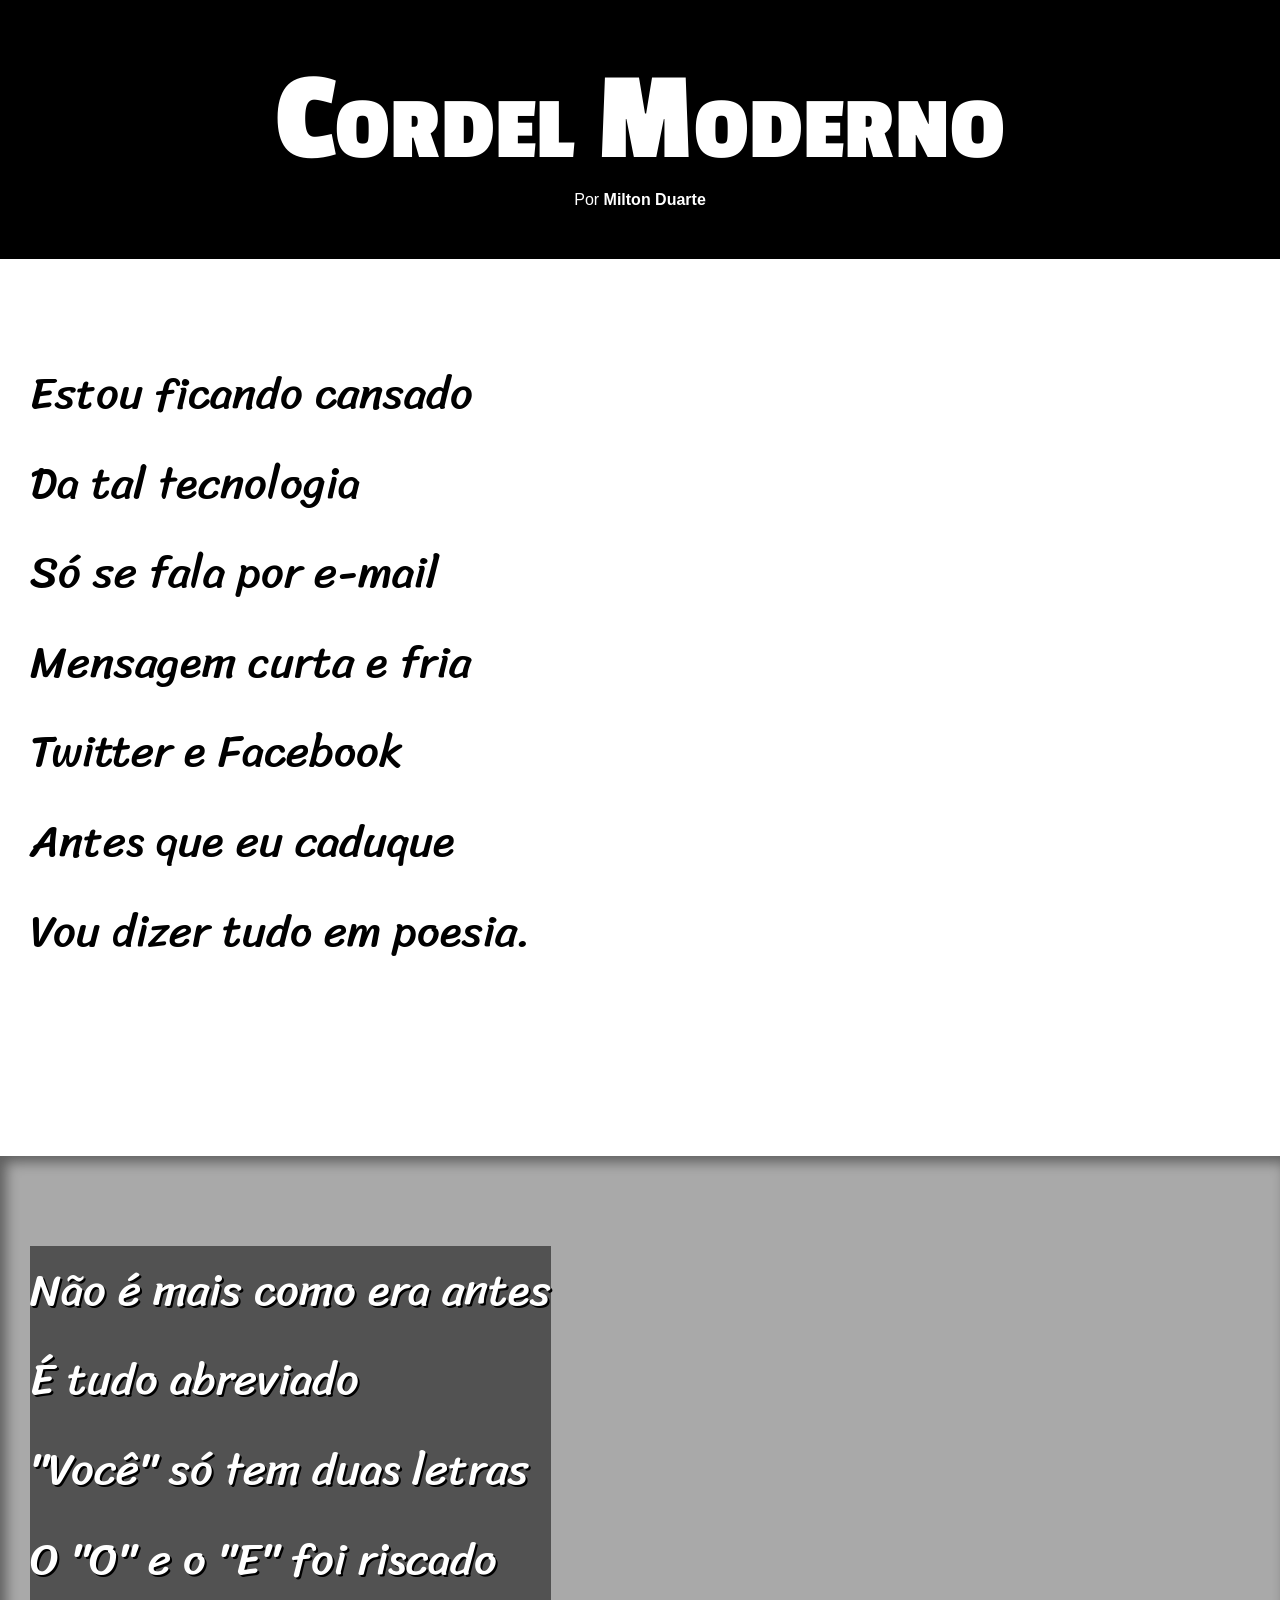
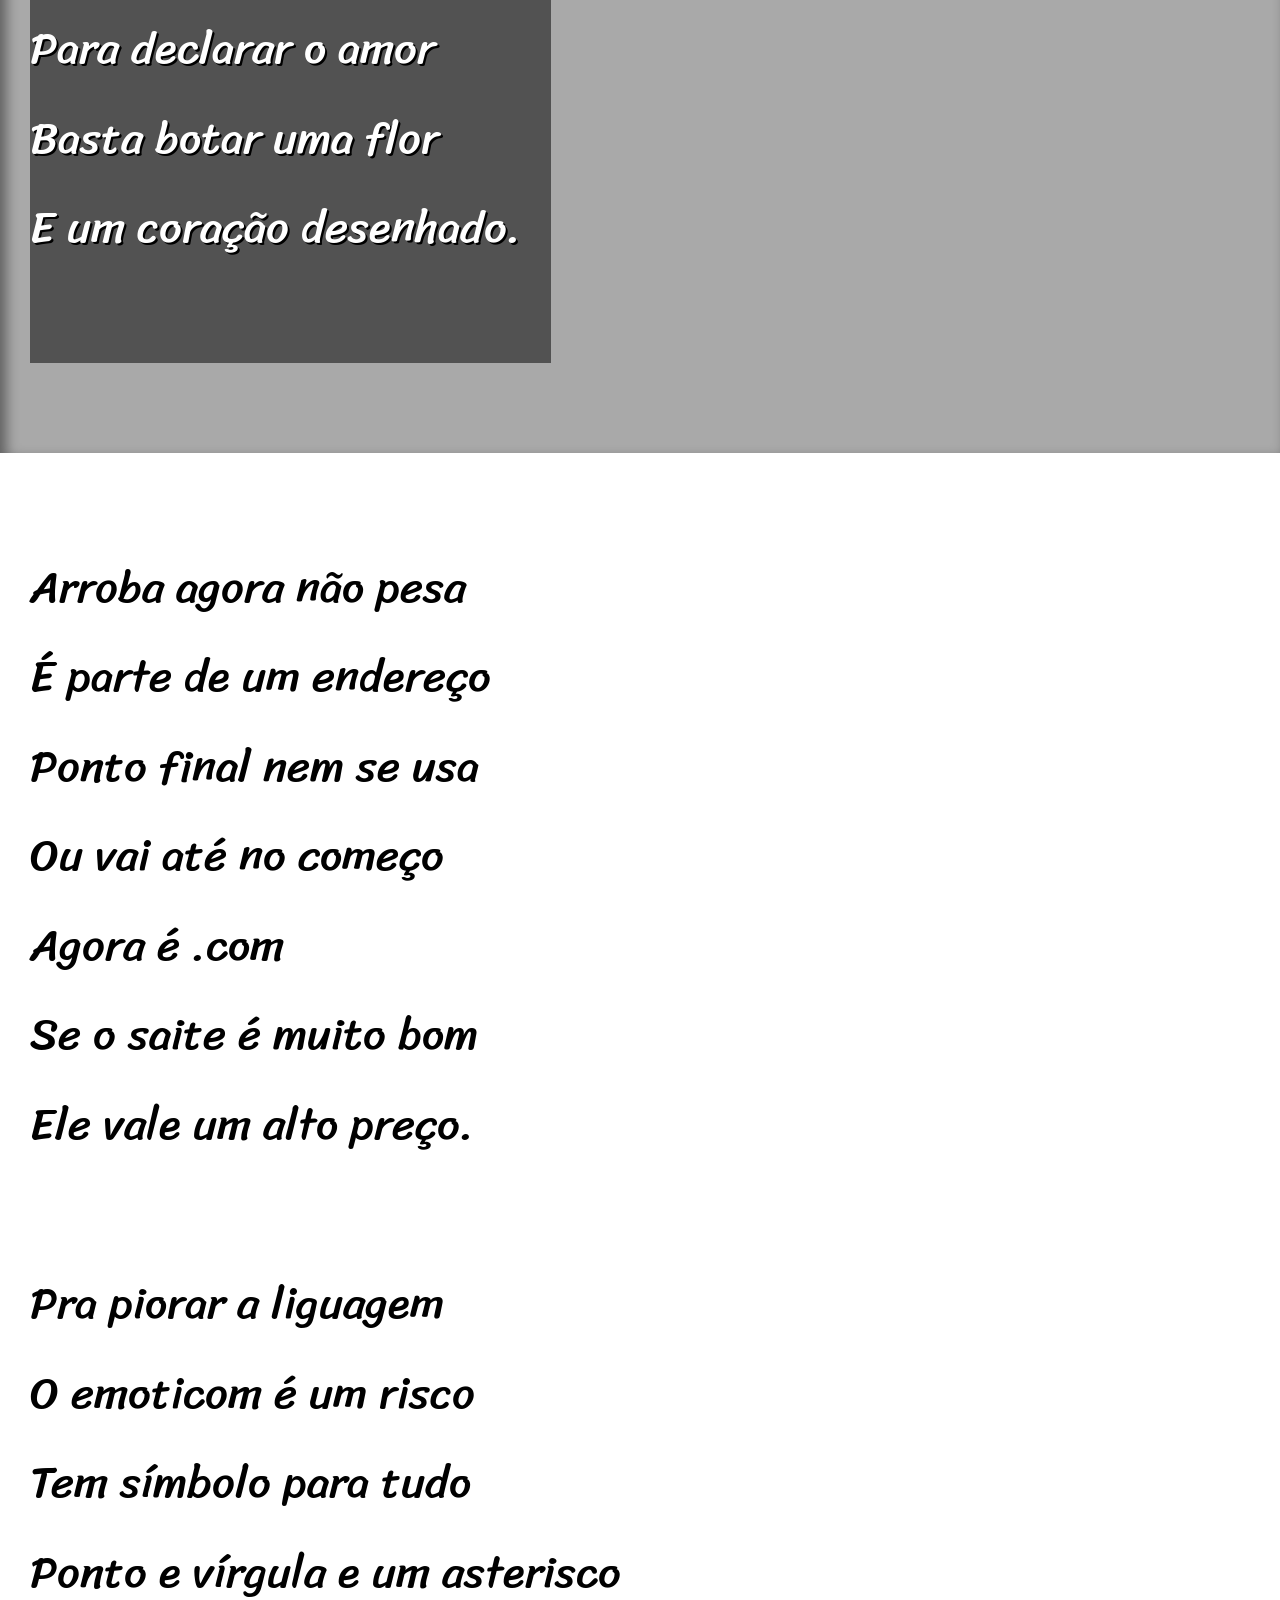
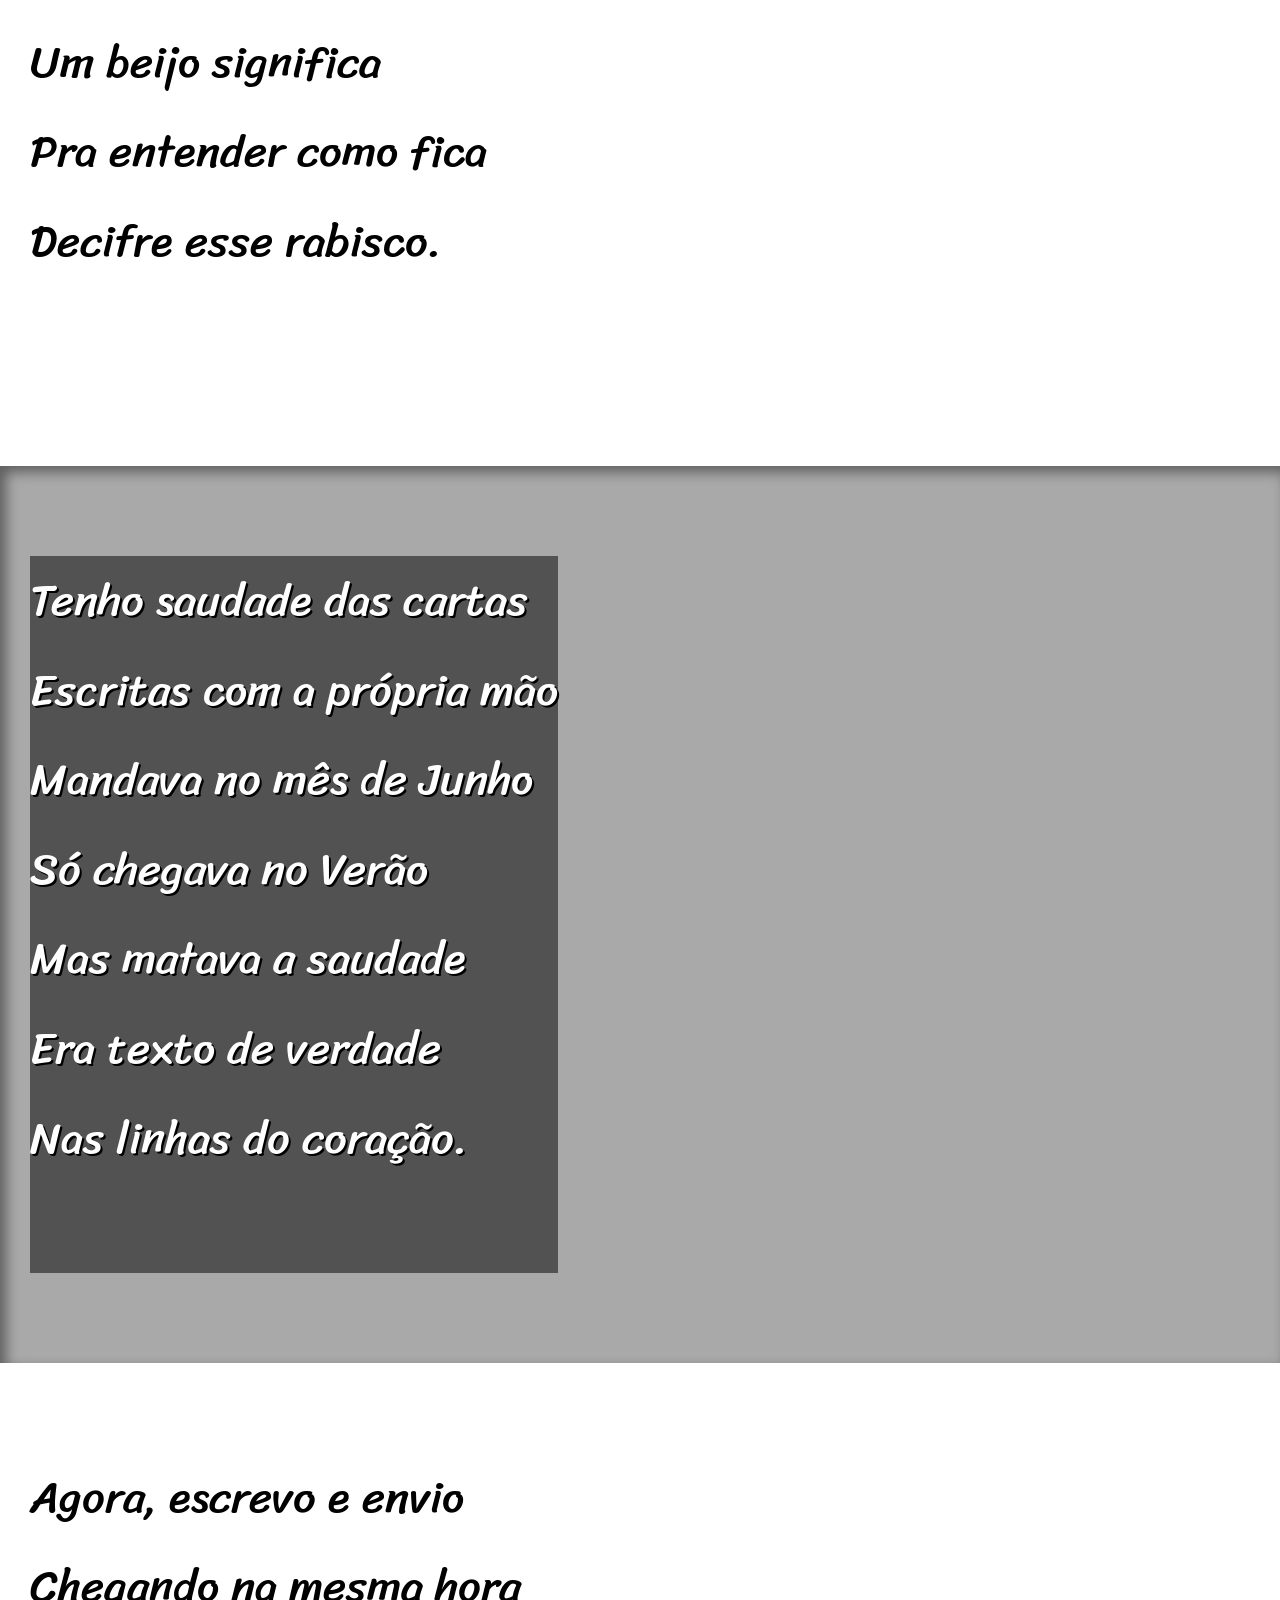
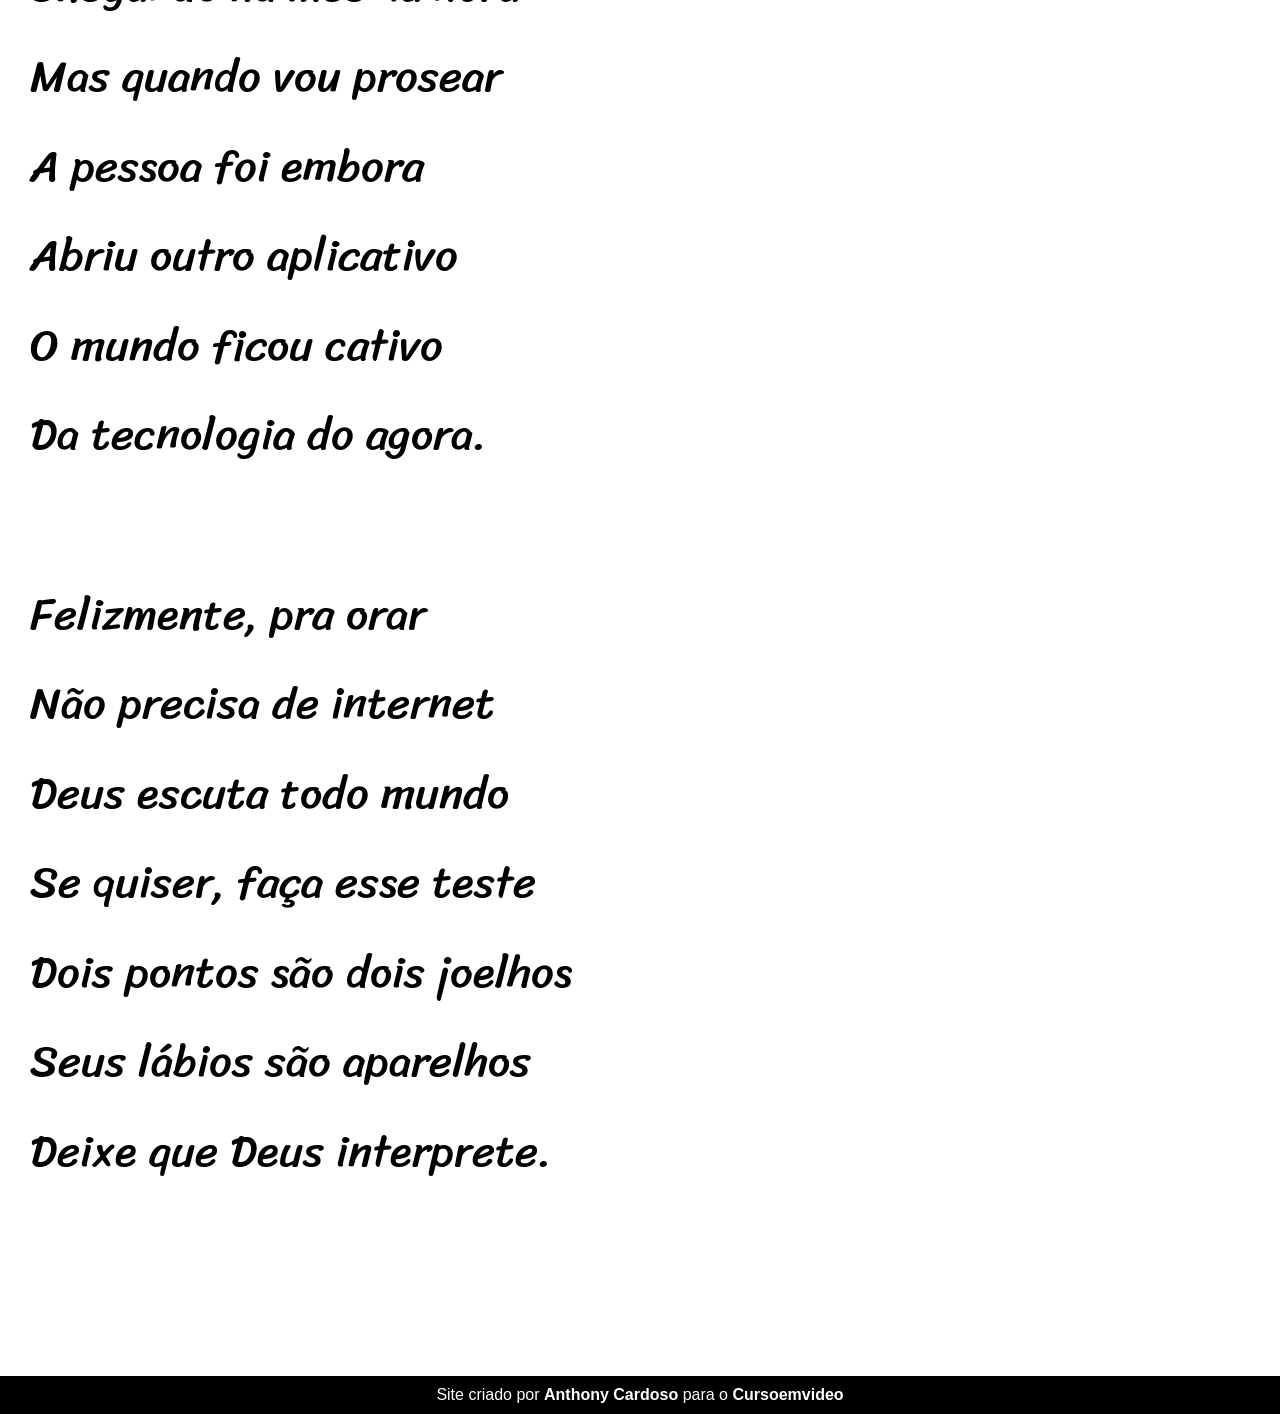
<file: projeto-cordel/index.html>
<!DOCTYPE html>
<html lang="pt-br">
<head>
    <meta charset="UTF-8">
    <meta http-equiv="X-UA-Compatible" content="IE=edge">
    <meta name="viewport" content="width=device-width, initial-scale=1.0">
    <title>Cordel moderno</title>
    <link rel="stylesheet" href="estilo/style.css">
</head>
<body>
     <header>

            <h1>Cordel Moderno</h1>
            <p>Por<a href="https://www.recantodasletras.com.br/poesias/3186743" target="_blank"> Milton Duarte</a></p>
    </header>

    <section class ="normal">
        <p>
            Estou ficando cansado <br>
            Da tal tecnologia <br>
            Só se fala por e-mail <br>
            Mensagem curta e fria <br>
            Twitter e Facebook <br>
            Antes que eu caduque <br>
            Vou dizer tudo em poesia.
        </p>
    </section>


    <section class="imagem" id="img01">
        <p>
            Não é mais como era antes <br>
            É tudo abreviado <br>
            "Você" só tem duas letras <br>
            O "O" e o "E" foi riscado <br>
            Para declarar o amor <br>
            Basta botar uma flor <br>
            E um coração desenhado.
        </p>
    </section>


    <section class="normal">
        <p>
            Arroba agora não pesa <br>
            É parte de um endereço <br>
            Ponto final nem se usa <br>
            Ou vai até no começo <br>
            Agora é .com <br>
            Se o saite é muito bom <br>
            Ele vale um alto preço.
        </p>

        <p>
            Pra piorar a liguagem <br>
            O emoticom é um risco <br>
            Tem símbolo para tudo <br>
            Ponto e vírgula e um asterisco <br>
            Um beijo significa <br>
            Pra entender como fica <br>
            Decifre esse rabisco.
        </p>
    </section>

    <section class="imagem" id="img02">
        <p>
            Tenho saudade das cartas <br>
            Escritas com a própria mão <br>
            Mandava no mês de Junho <br>
            Só chegava no Verão <br>
            Mas matava a saudade <br>
            Era texto de verdade <br>
            Nas linhas do coração. <br>
        </p>
    </section>

    <section class="normal">
        <p>
            Agora, escrevo e envio <br>
            Chegando na mesma hora <br>
            Mas quando vou prosear <br>
            A pessoa foi embora <br>
            Abriu outro aplicativo <br>
            O mundo ficou cativo <br>
            Da tecnologia do agora. <br>
        </p>

        <p>
            Felizmente, pra orar <br>
            Não precisa de internet <br>
            Deus escuta todo mundo <br>
            Se quiser, faça esse teste <br>
            Dois pontos são dois joelhos <br>
            Seus lábios são aparelhos <br>
            Deixe que Deus interprete.
        </p>
    </section>
    <footer>
        <p>Site criado por <a href="https://github.com/AnthonyPCardoso" target="_blank">Anthony Cardoso</a> para o <a href="https://www.cursoemvideo.com" target="_blank">Cursoemvideo</a></p>
    </footer>
</body>
</html>
</file>
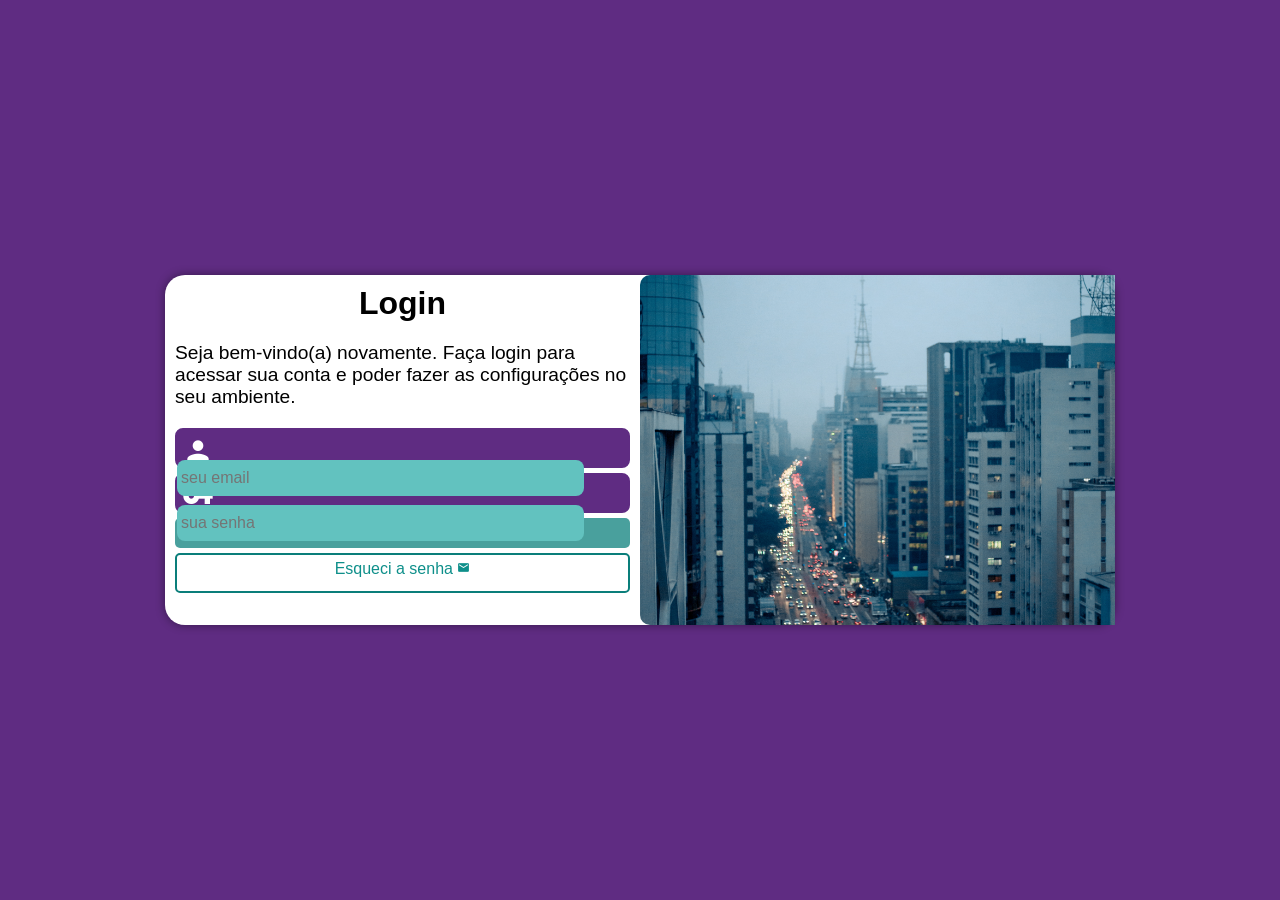
<file: projeto-login/index.html>
<!DOCTYPE html>
<html lang="pt-br">
<head>
    <meta charset="UTF-8">
    <meta http-equiv="X-UA-Compatible" content="IE=edge">
    <meta name="viewport" content="width=device-width, initial-scale=1.0">
    <title>Login</title>
    <link href="https://fonts.googleapis.com/icon?family=Material+Icons"
    rel="stylesheet">
    <link rel="stylesheet" href="estilos/style.css">
    <link rel="stylesheet" href="estilos/media-query.css">
</head>
<body>
    <main>
        <section id="login">
            <div id="imagem">
                <!-- Aqui vai as imagens no css-->
            </div>
            <div id="formulario">
                <h1>Login</h1>
                <p>Seja bem-vindo(a) novamente. Faça login para acessar sua conta e poder fazer as configurações no seu ambiente.</p>
                <form action="login.php" method="post">
                    <div class="campo">
                        <span class="material-icons">person</span>
                        <input type="email" name="login" id="ilogin" placeholder="seu email" autocomplete="email" required maxlength="30">
                         <label for="ilogin">Login</label>
                    </div>
                    <div class="campo">
                        <span class="material-icons">vpn_key</span>
                        <input type="password" name="senha" id="isenha" placeholder="sua senha" autocomplete="current-password" required minlength="8" maxlength="20">
                         <label for="isenha">Senha:
                        </label>
                    </div>
                    <input type="submit" value="Entrar">
                    <a href="esqueci.html" class="botao">Esqueci a senha <span class="material-icons">mail</span></a>
                </form>
            </div>
        </section>
    </main>
</body>
</html>
</file>
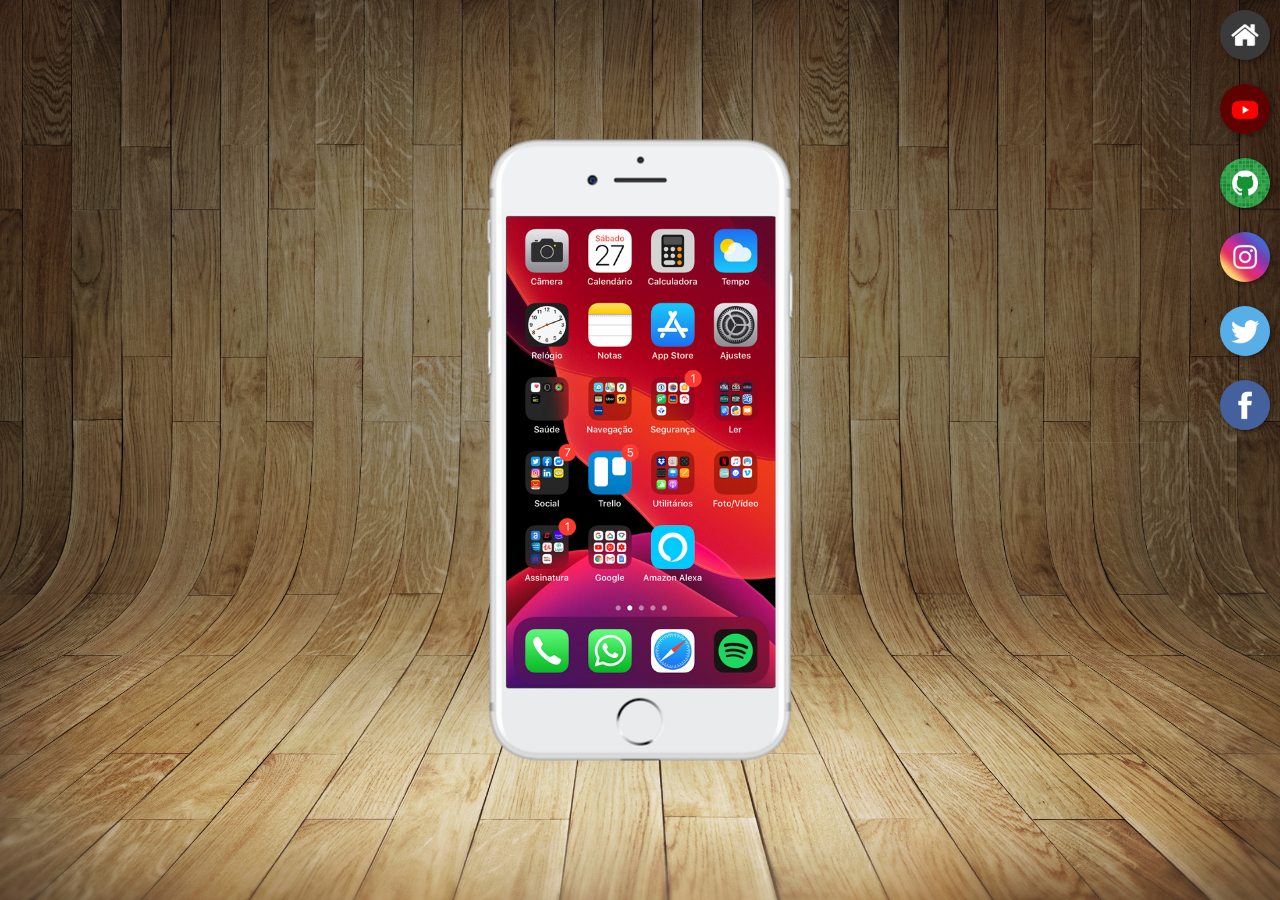
<file: projeto-social/index.html>
<!DOCTYPE html>
<html lang="pt-br">
<head>
    <meta charset="UTF-8">
    <meta http-equiv="X-UA-Compatible" content="IE=edge">
    <meta name="viewport" content="width=device-width, initial-scale=1.0">
    <link rel="shortcut icon" href="favicon.ico" type="image/x-icon">
    <link rel="stylesheet" href="estilos/style.css">
    <title>Projeto redes sociais</title>

</head>
<body>
    <main>
        <section id="telefone">
            <iframe src="home.html" name="tela"  
            id="tela" frameborder="0"> Navegador não é compatível com isso!
        </iframe>
        </section>
        <section id="redes-sociais">
            <a href="home.html" target="tela"><img src="imagens/logo-home.jpg" alt="home"></a><br>
            <a href="youtube.html" target="tela"><img src="imagens/logo-youtube.jpg" alt=""></a><br>
            <a href="github.html" target="tela"><img src="imagens/logo-github.jpg" alt=""></a><br>
            <a href="instagram.html" target="tela"><img src="imagens/logo-instagram.jpg" alt=""></a><br>
            <a href="twitter.html" target="tela"><img src="imagens/logo-twitter.jpg" alt=""></a><br>
            <a href="facebook.html" target="tela"><img src="imagens/logo-facebook.jpg" alt=""></a>
        </section>
    </main>
</body>
</html>
</file>
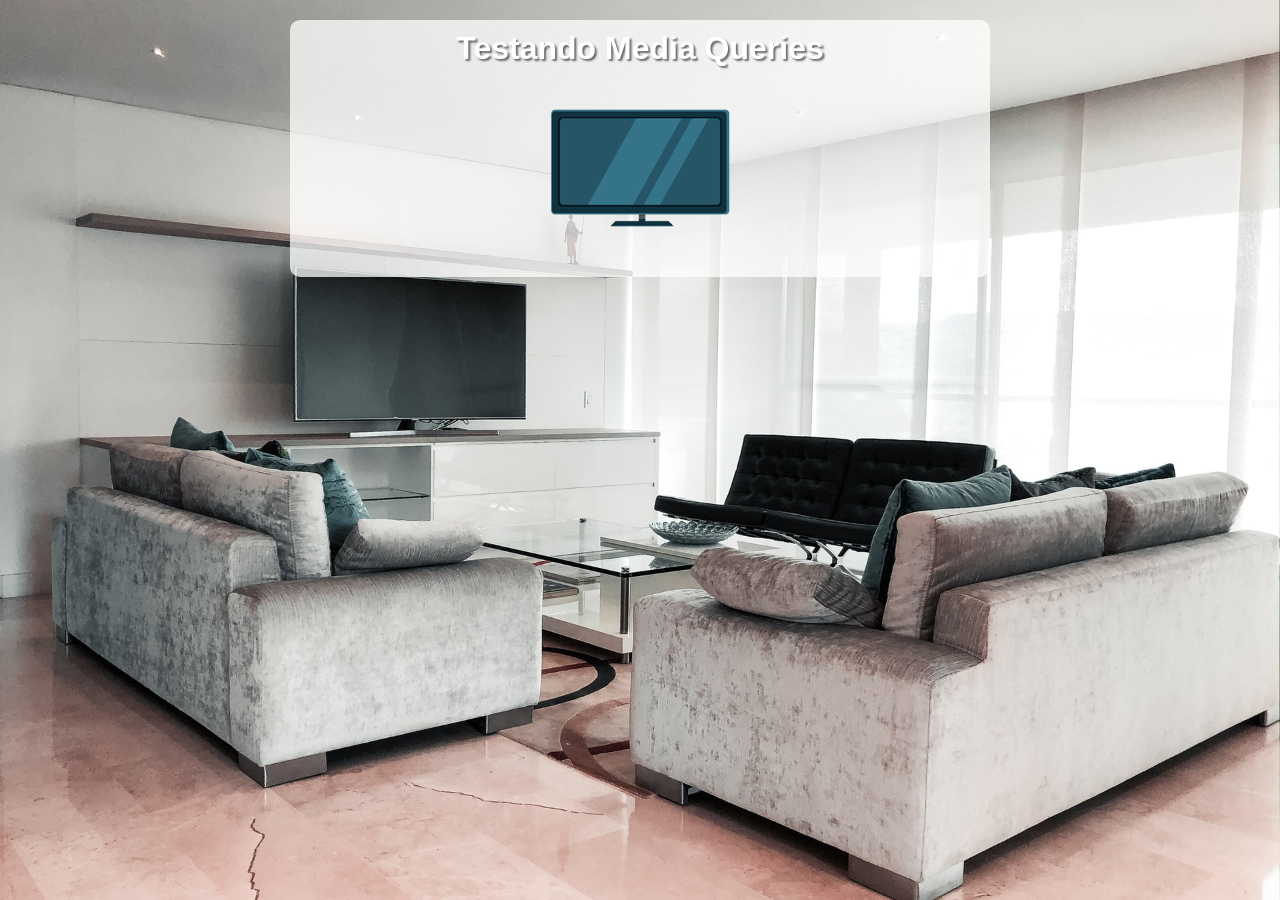
<file: scripts/media query/mq004/index.html>
<!DOCTYPE html>
<html lang="pt-br">
<head>
    <meta charset="UTF-8">
    <meta http-equiv="X-UA-Compatible" content="IE=edge">
    <meta name="viewport" content="width=device-width, initial-scale=1.0">
    <title>Media Query</title>
    <link rel="stylesheet" href="estilos/style.css" media="all">
    <link rel="stylesheet" href="estilos/media-query.css">
</head>
<body>
    <main>
        <h1>Testando Media Queries</h1>
        <img id="phone" src="imagens/icon-phone.png" alt="Acessando via smartphone">
        <img id="tablet" src="imagens/icon-tablet.png" alt="Acessando via tablet">
        <img id="print" src="imagens/icon-print.png" alt="Versão para impressão">
        <img id="pc" src="imagens/icon-pc.png" alt="Versão para desktop">
        <img id="tv" src="imagens/icon-tv.png" alt="Versão para TV">
    </main>
</body>
</html>
</file>
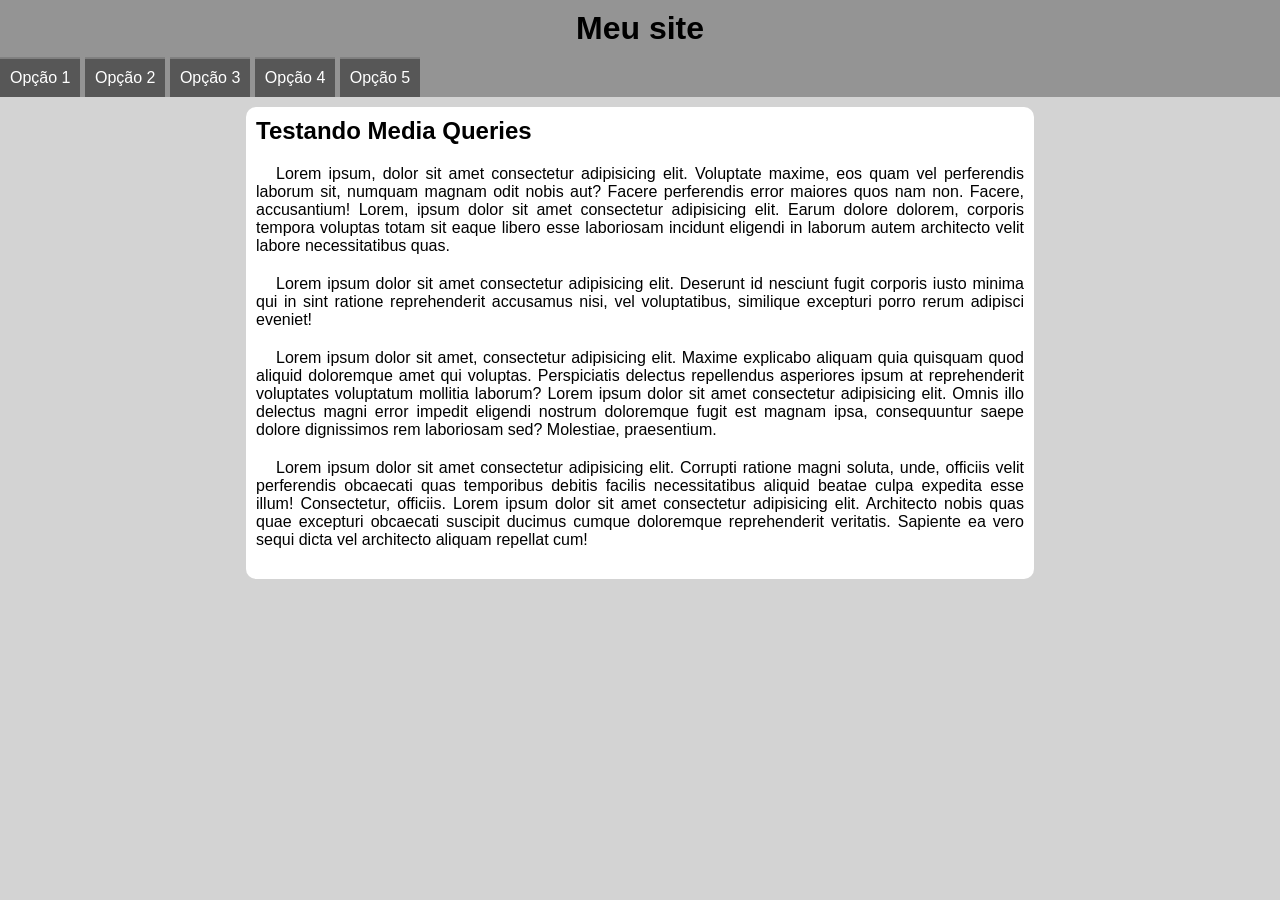
<file: scripts/media query/mq005/index.html>
<!DOCTYPE html>
<html lang="pt-br">
<head>
    <meta charset="UTF-8">
    <meta http-equiv="X-UA-Compatible" content="IE=edge">
    <meta name="viewport" content="width=device-width, initial-scale=1.0">
    <title>Media Query</title>
    <link rel="stylesheet" href="https://fonts.googleapis.com/css2?family=Material+Symbols+Outlined:opsz,wght,FILL,GRAD@48,400,0,0" />
    <link rel="stylesheet" href="estilos/style.css">
    <link rel="stylesheet" href="estilos/media-query.css">
</head>
<body onresize="mudouTamanho()">
    <header>
        <h1> Meu site</h1>
        <span id="burguer" class="material-symbols-outlined" onclick="clickMenu()">
            menu
            </span>
        <menu id="itens">
            <ul>
                <li><a href="#">Opção 1</a></li>
                <li><a href="#">Opção 2</a></li>
                <li><a href="#">Opção 3</a></li>
                <li><a href="#">Opção 4</a></li>
                <li><a href="#">Opção 5</a></li>
            </ul>
        </menu>
    </header>
    <main>
        <article>
            <h2>Testando Media Queries</h2>
            <p>
                Lorem ipsum, dolor sit amet consectetur adipisicing elit. Voluptate maxime, eos quam vel perferendis laborum sit, numquam magnam odit nobis aut? Facere perferendis error maiores quos nam non. Facere, accusantium! Lorem, ipsum dolor sit amet consectetur adipisicing elit. Earum dolore dolorem, corporis tempora voluptas totam sit eaque libero esse laboriosam incidunt eligendi in laborum autem architecto velit labore necessitatibus quas.
            </p>
            <p>
                Lorem ipsum dolor sit amet consectetur adipisicing elit. Deserunt id nesciunt fugit corporis iusto minima qui in sint ratione reprehenderit accusamus nisi, vel voluptatibus, similique excepturi porro rerum adipisci eveniet!
            </p>
            <p>Lorem ipsum dolor sit amet, consectetur adipisicing elit. Maxime explicabo aliquam quia quisquam quod aliquid doloremque amet qui voluptas. Perspiciatis delectus repellendus asperiores ipsum at reprehenderit voluptates voluptatum mollitia laborum? Lorem ipsum dolor sit amet consectetur adipisicing elit. Omnis illo delectus magni error impedit eligendi nostrum doloremque fugit est magnam ipsa, consequuntur saepe dolore dignissimos rem laboriosam sed? Molestiae, praesentium.</p>
            <p>
                Lorem ipsum dolor sit amet consectetur adipisicing elit. Corrupti ratione magni soluta, unde, officiis velit perferendis obcaecati quas temporibus debitis facilis necessitatibus aliquid beatae culpa expedita esse illum! Consectetur, officiis.
                Lorem ipsum dolor sit amet consectetur adipisicing elit. Architecto nobis quas quae excepturi obcaecati suscipit ducimus cumque doloremque reprehenderit veritatis. Sapiente ea vero sequi dicta vel architecto aliquam repellat cum!
            </p>
        </article>
    </main>
    <script>
        function mudouTamanho() {
            if (window.innerWidth >= 768) {
                itens.style.display = 'block'
            } else {
                itens.style.display = 'none'
            }

        }

        function clickMenu() {
           if(itens.style.display == 'block') {
            itens.style.display = 'none'
           } else {
            itens.style.display = 'block'
           }
        }
    </script>
</body>
</html>
</file>
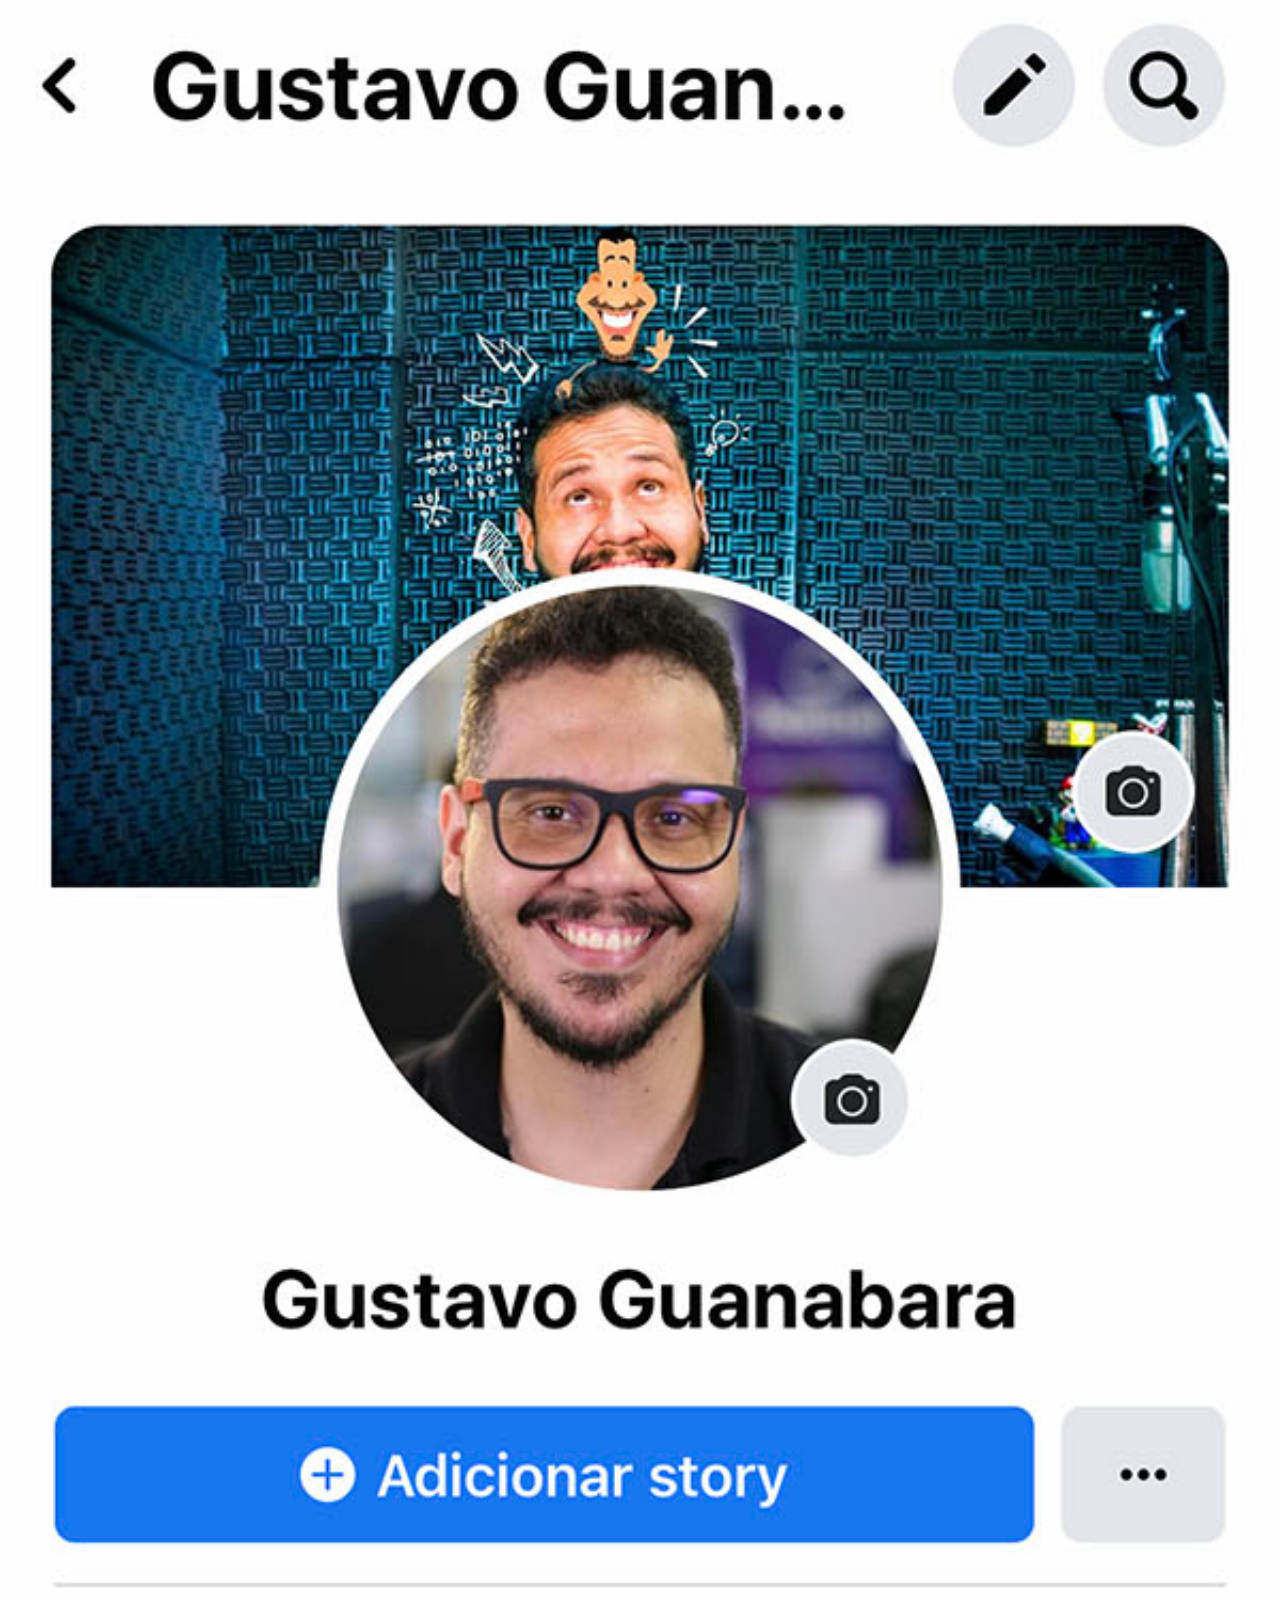
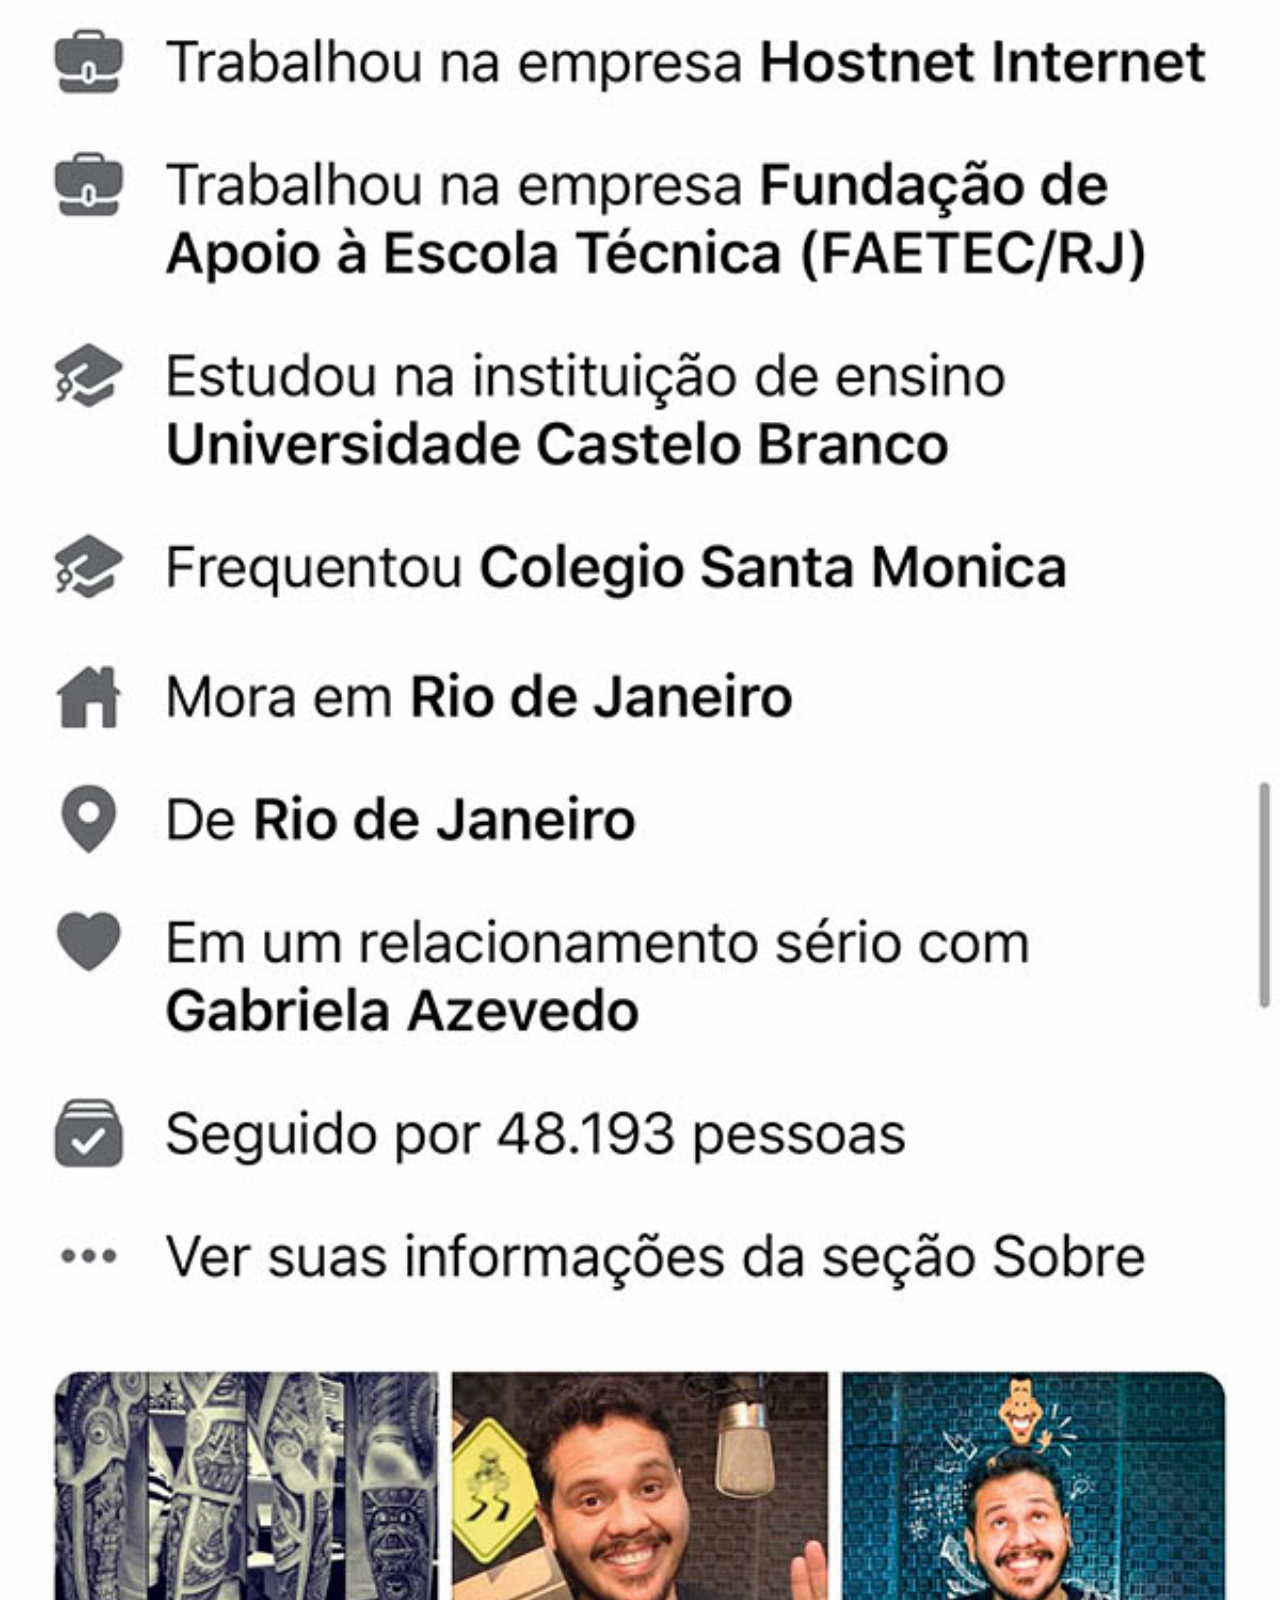
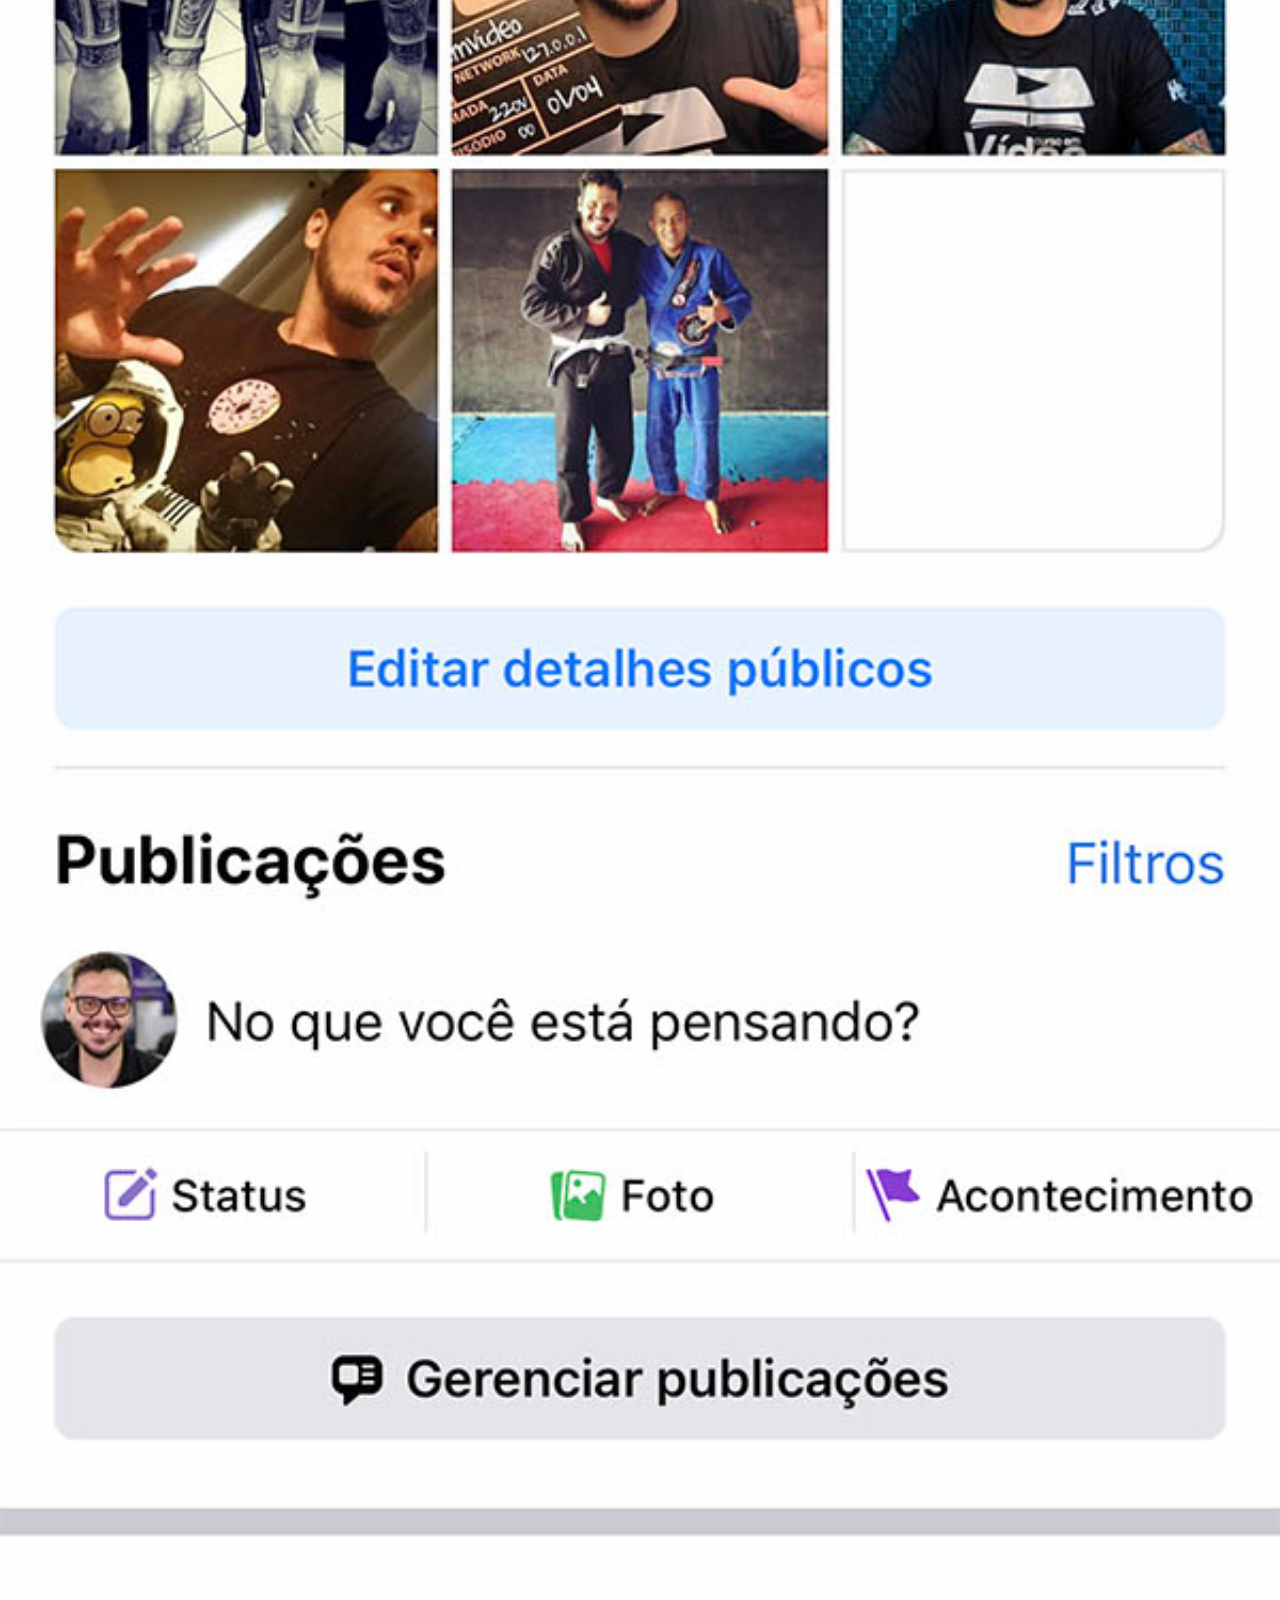
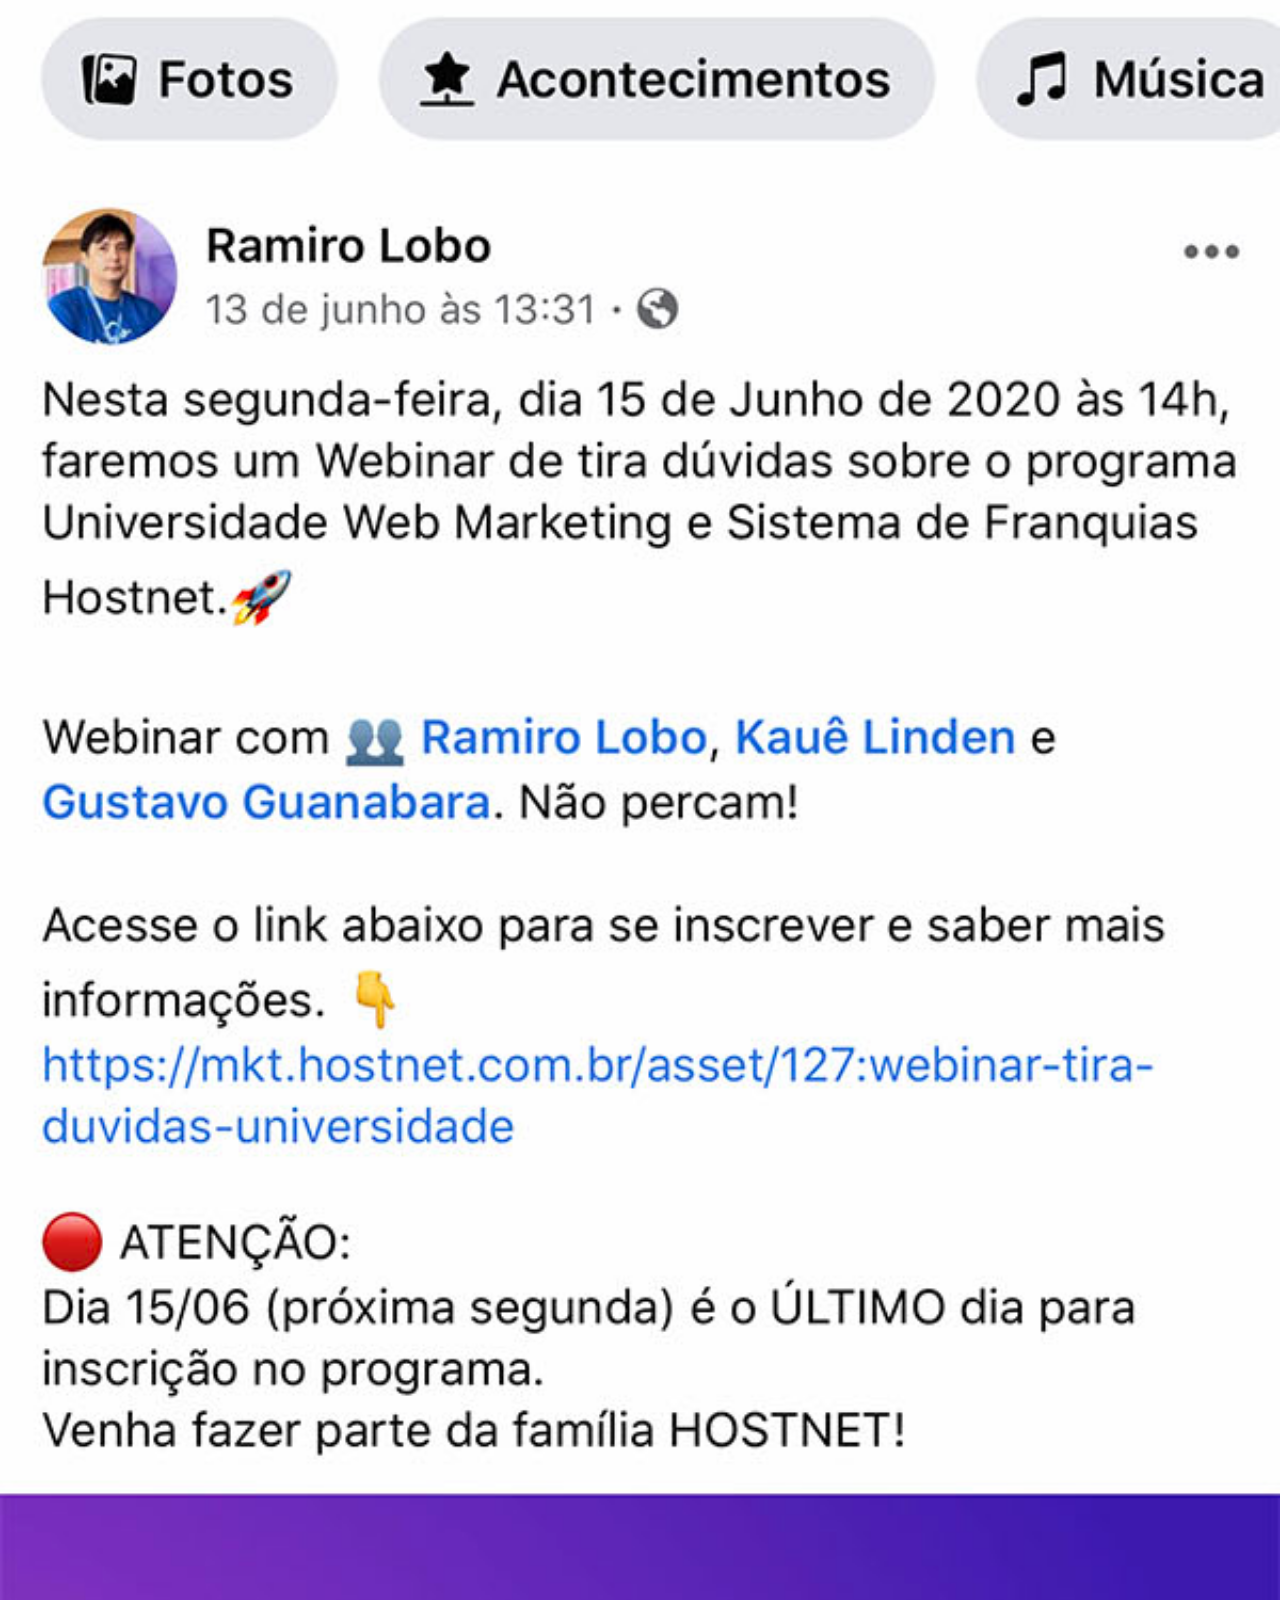
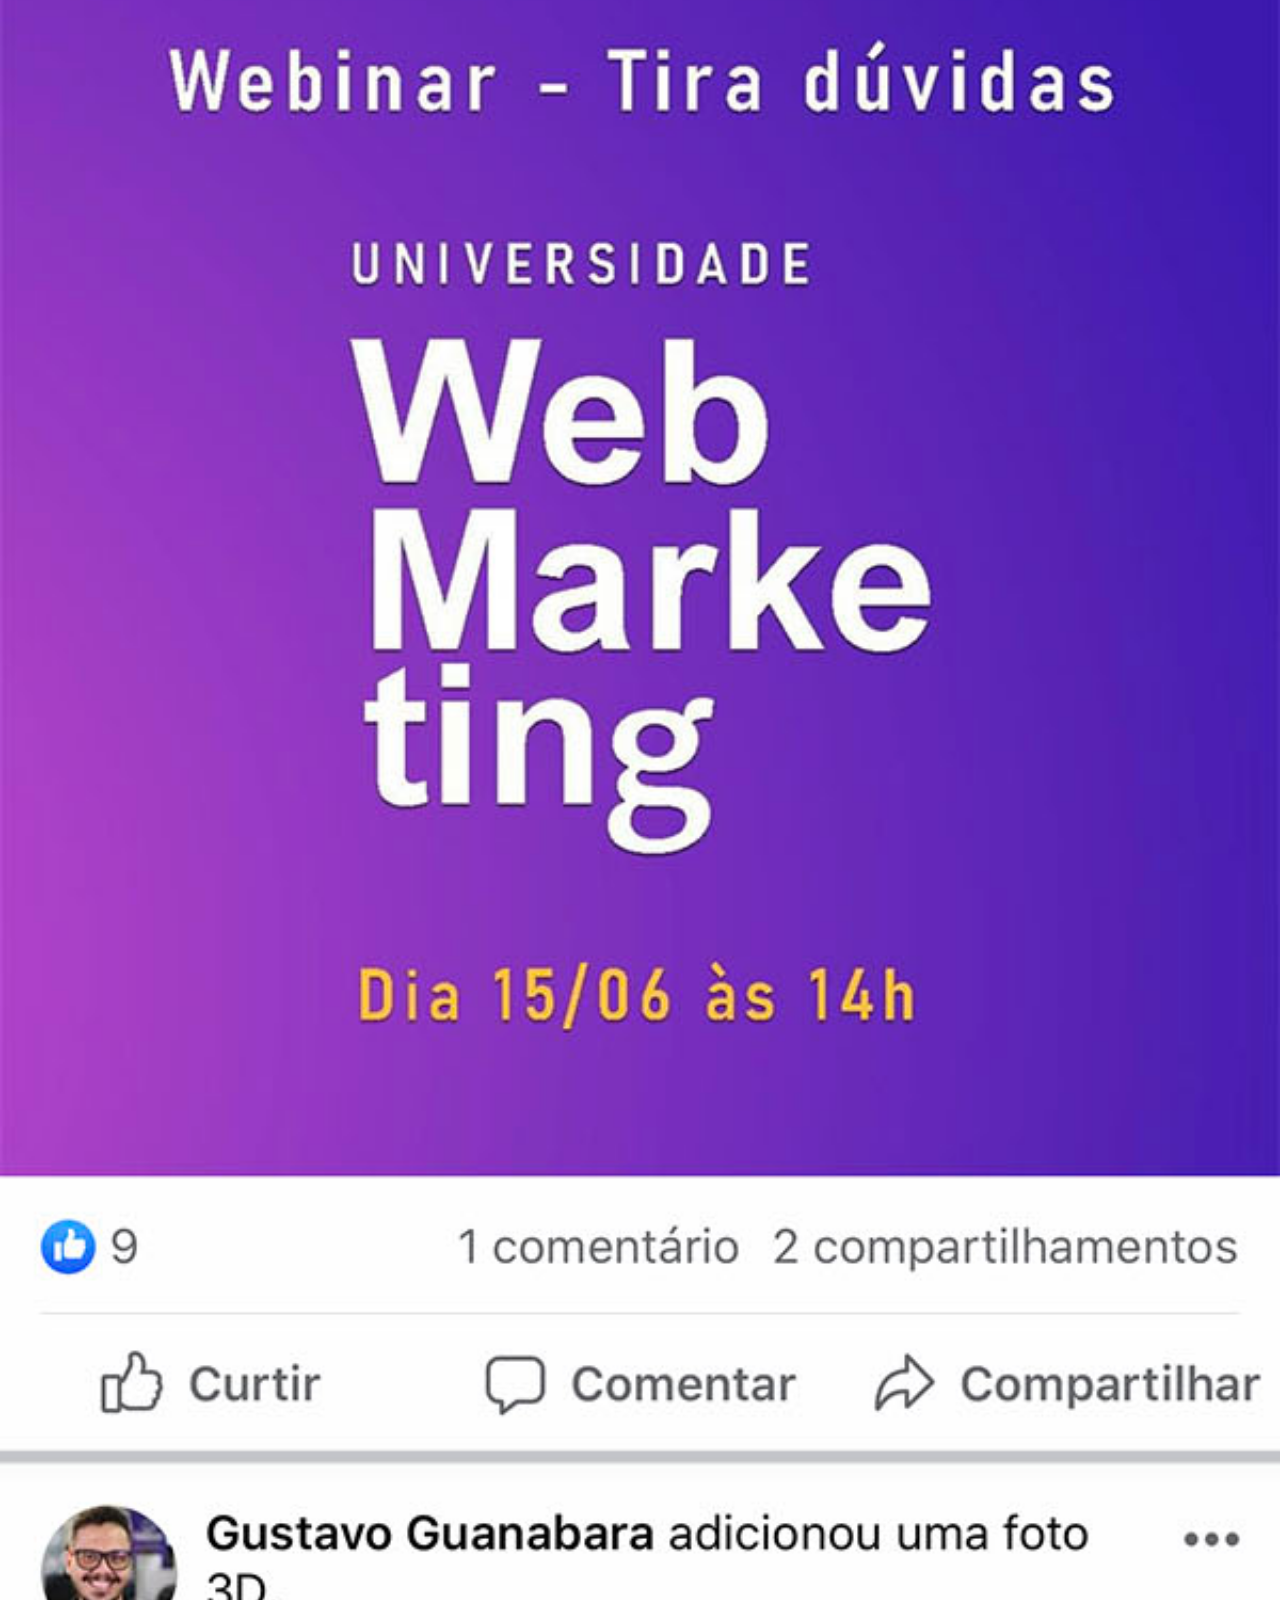
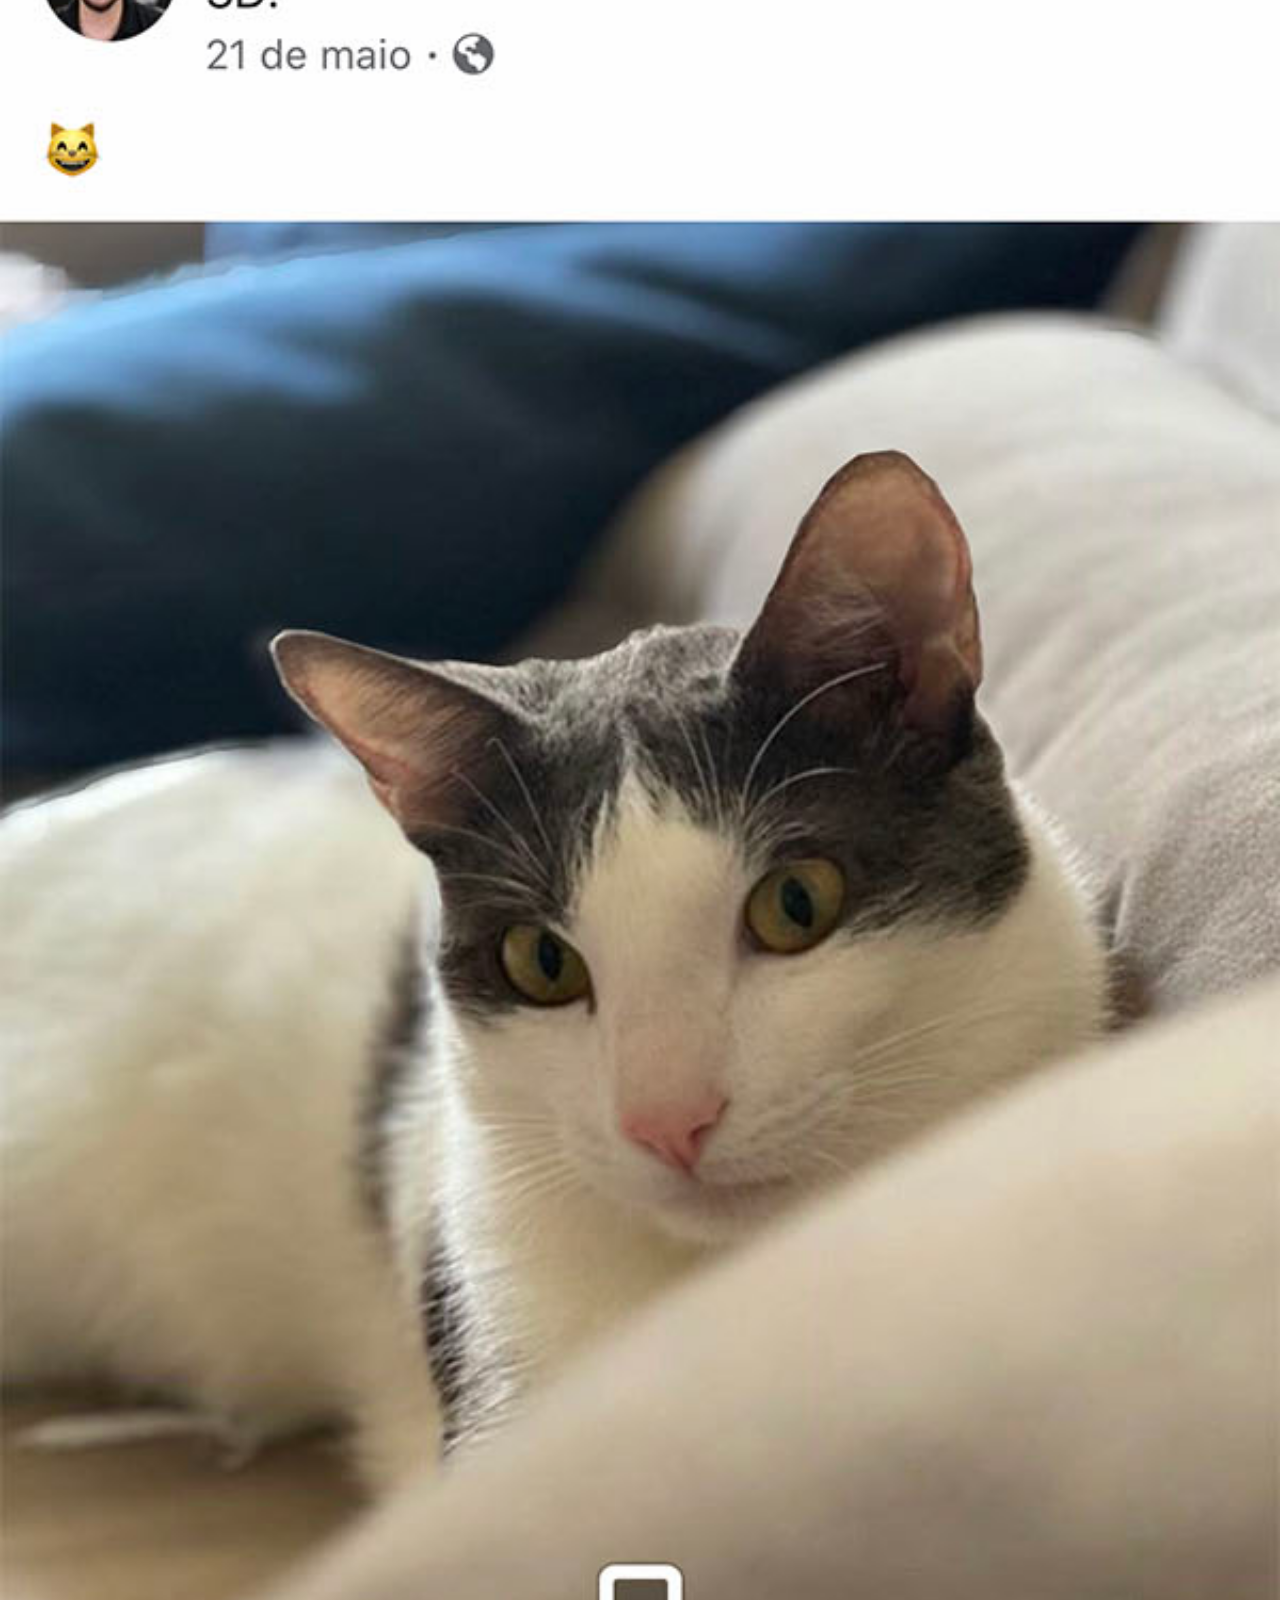
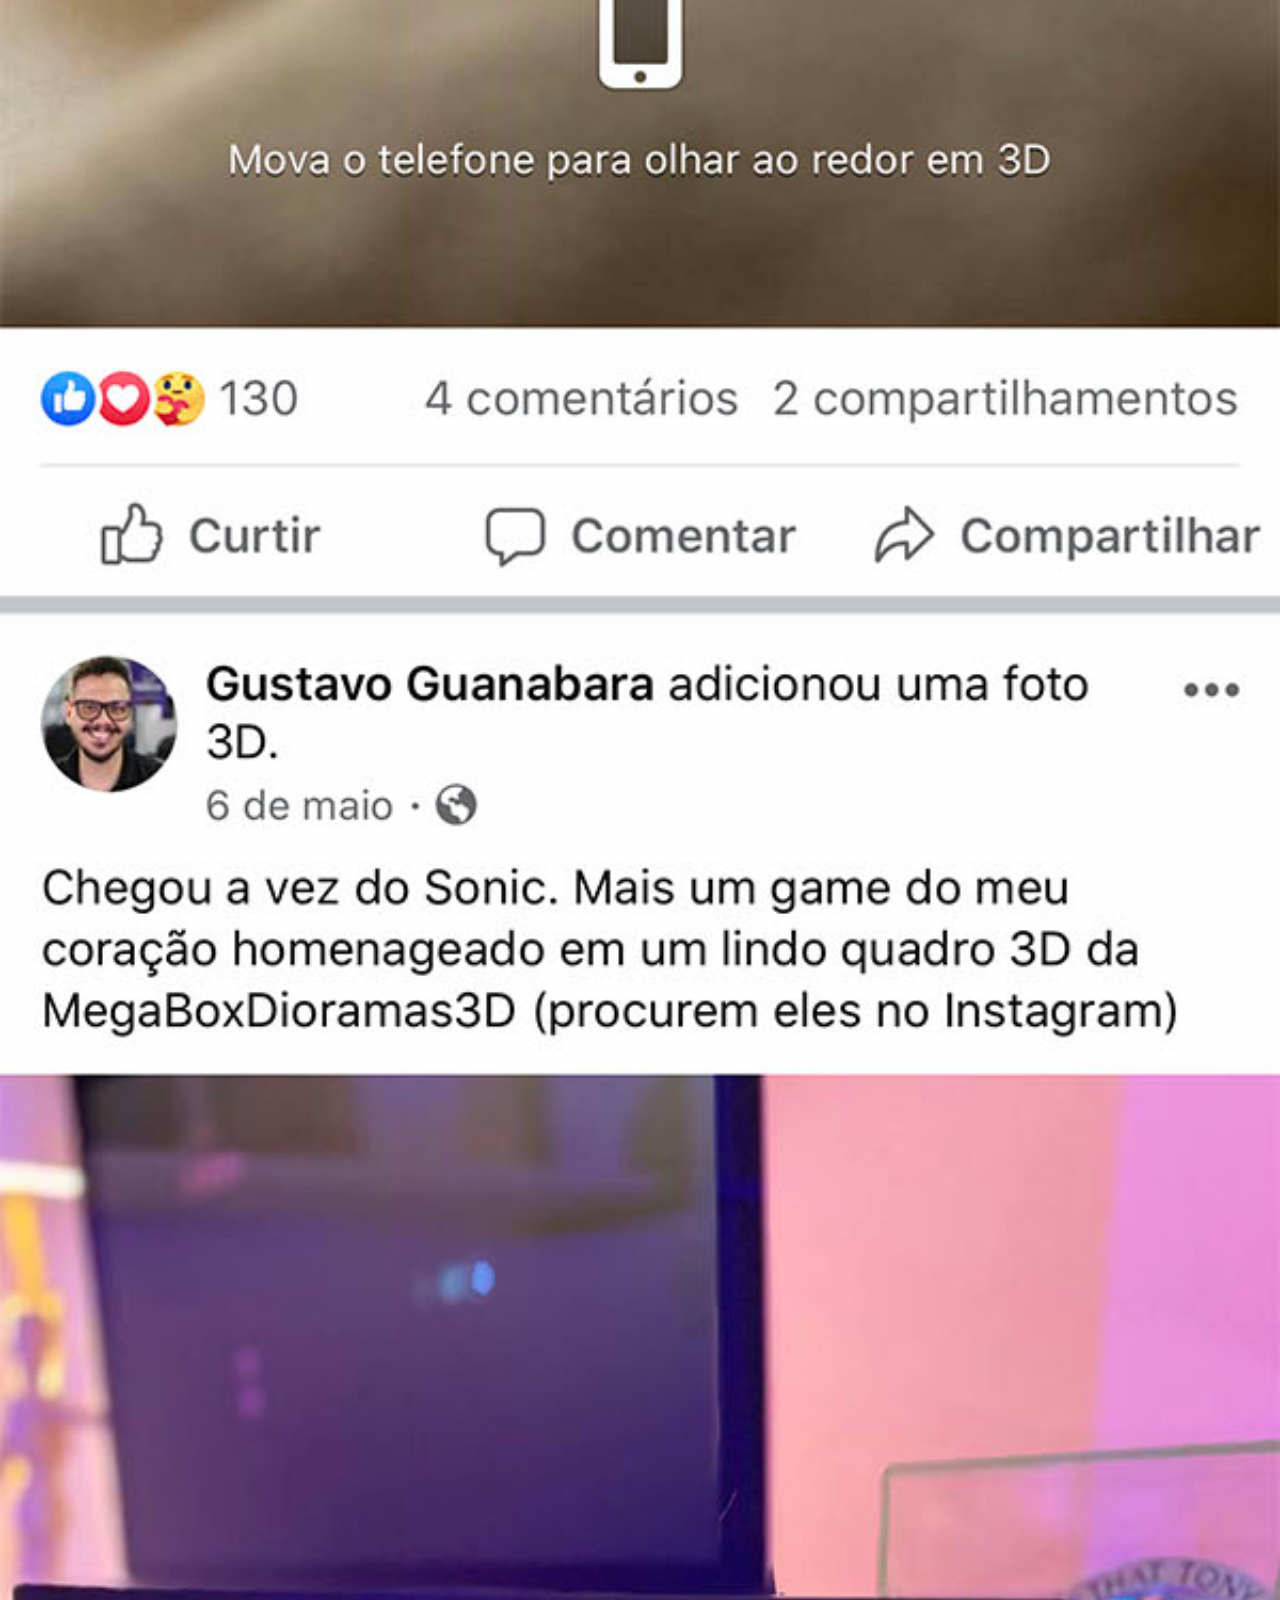
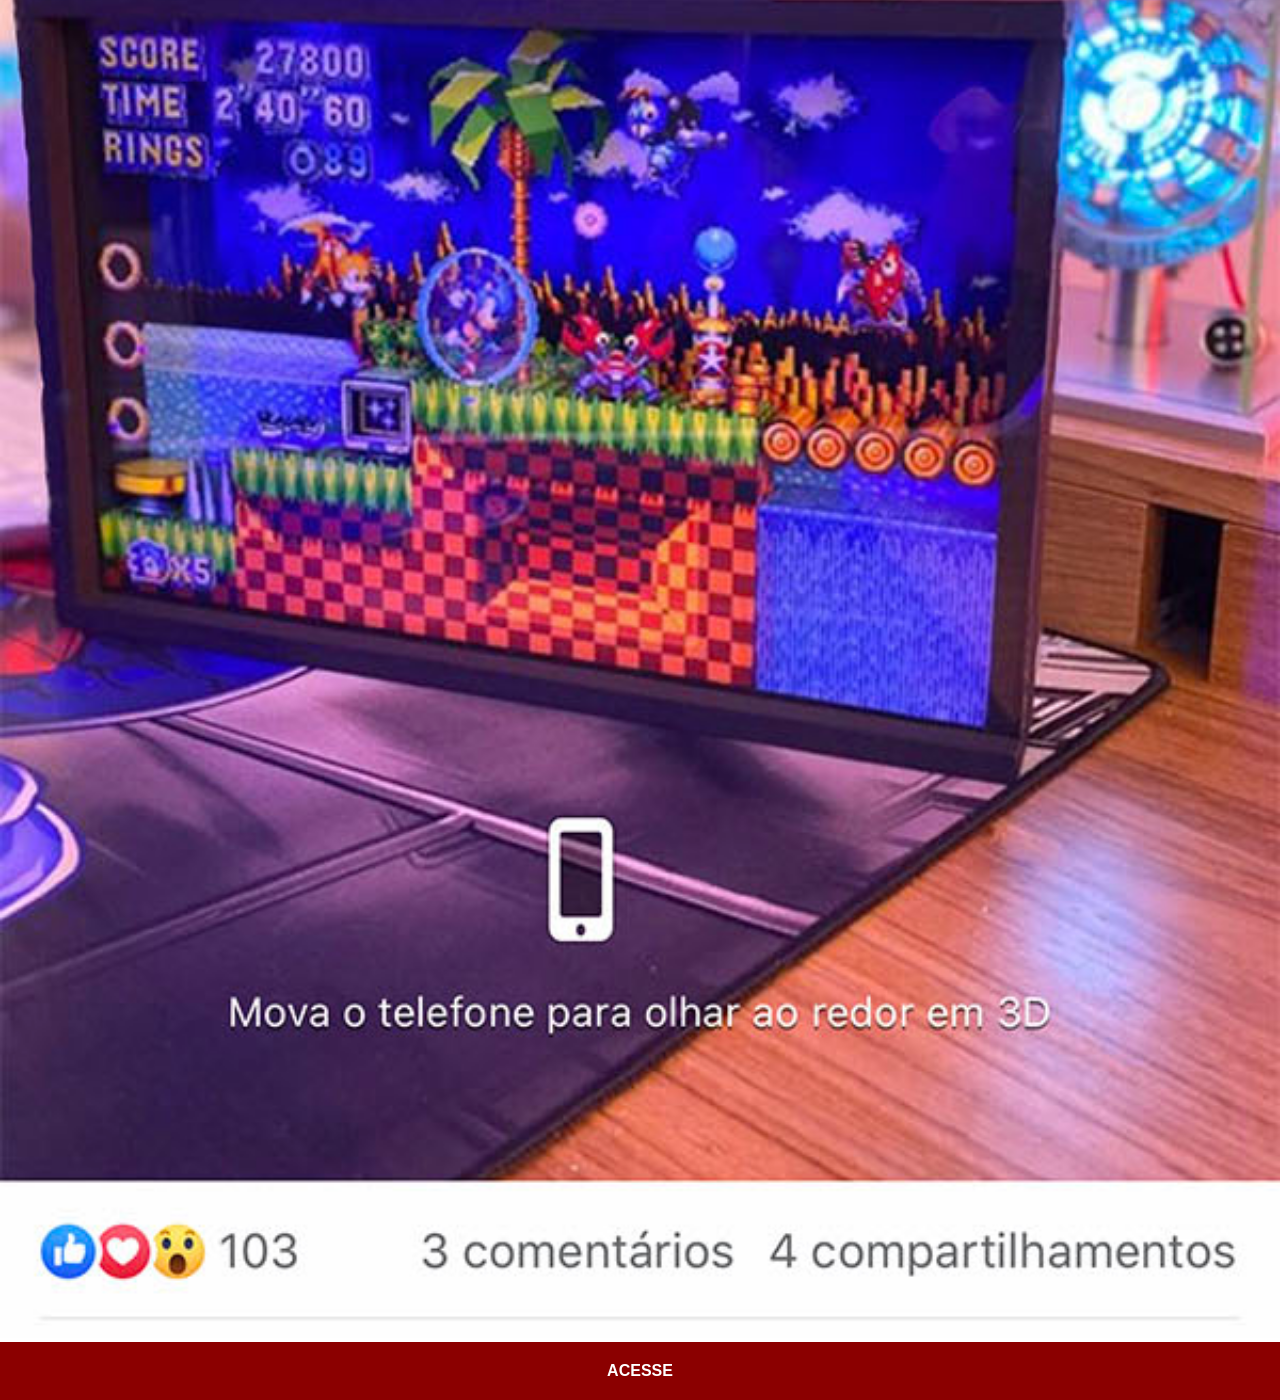
<file: projeto-social/facebook.html>
<!DOCTYPE html>
<html lang="pt-br">
<head>
    <meta charset="UTF-8">
    <meta http-equiv="X-UA-Compatible" content="IE=edge">
    <meta name="viewport" content="width=device-width, initial-scale=1.0">
    <title>Document</title>
    <link rel="stylesheet" href="estilos/social.css">
</head>
<body>
    <img src="imagens/tela-facebook.jpg" alt="Facebook">
    <a href="https://www.facebook.com/anthony.cardoso.3760" target="_blank">ACESSE</a>
</body>
</html>
</file>
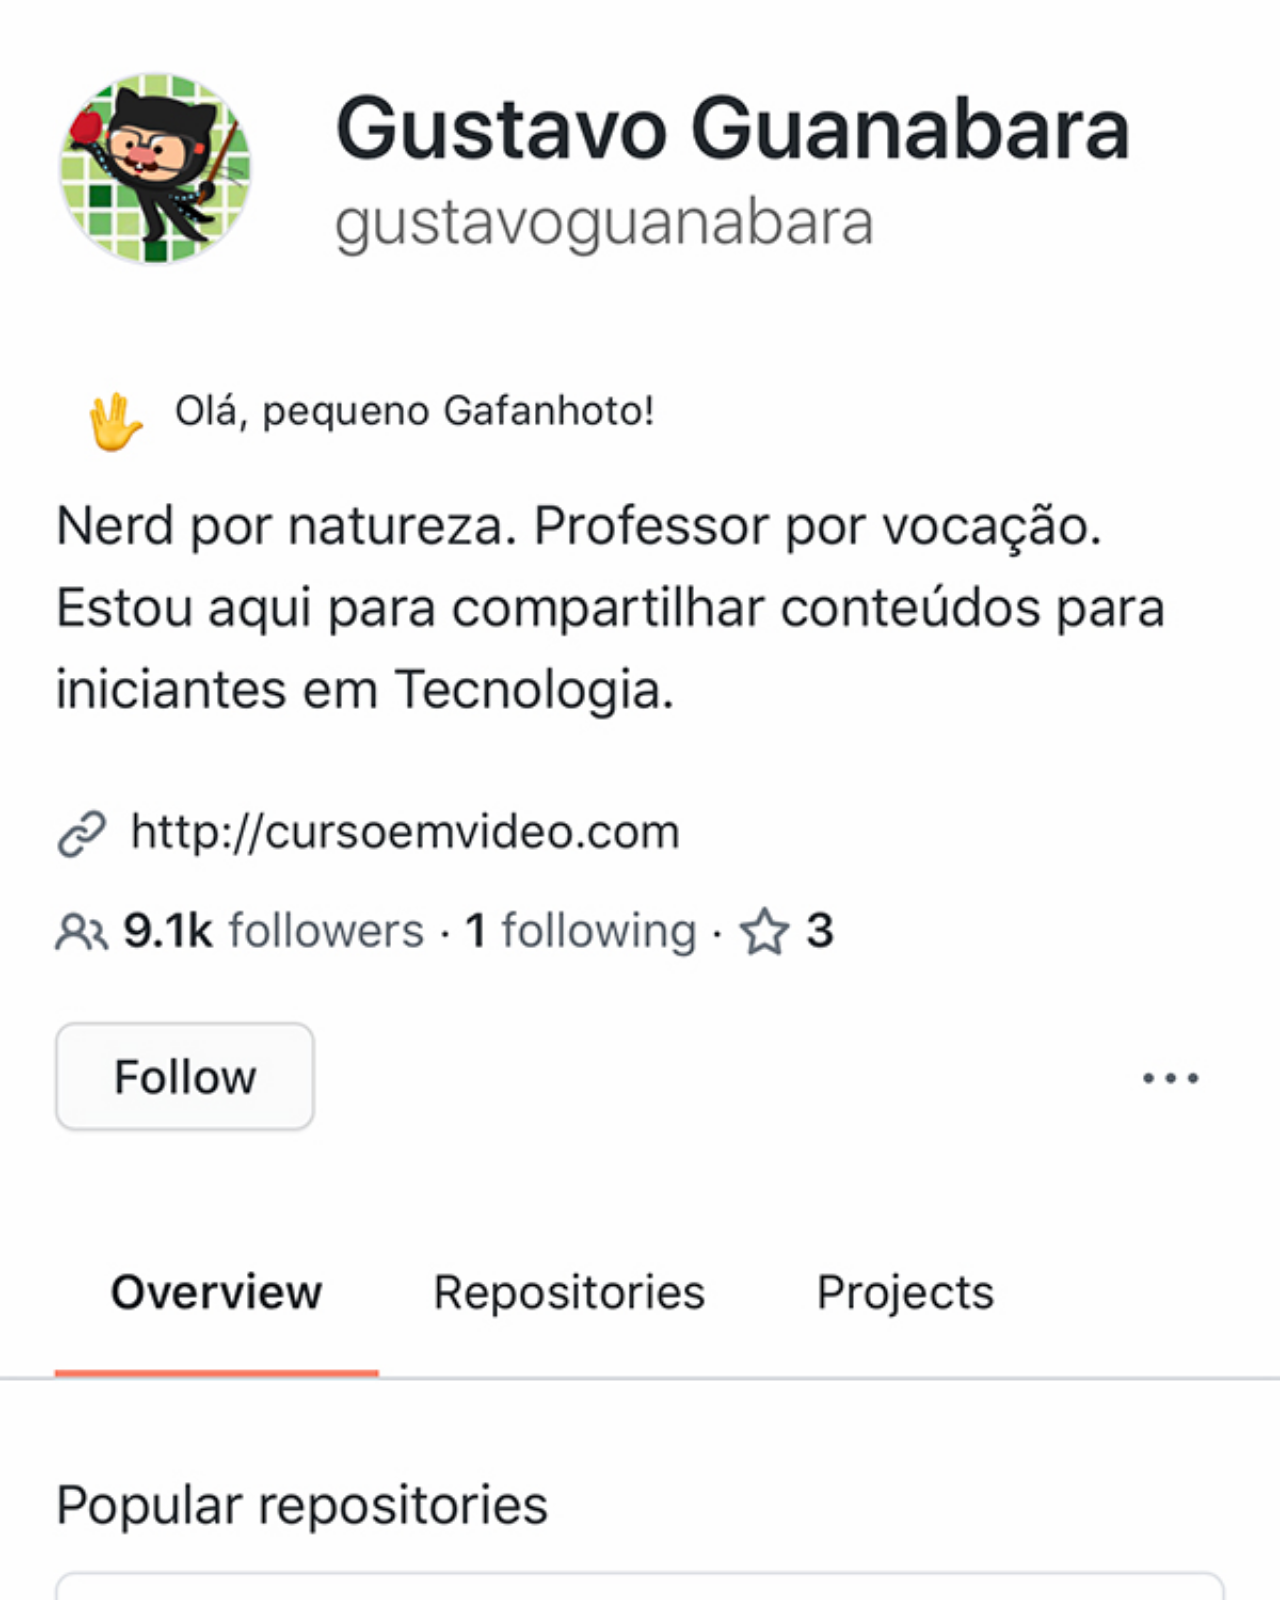
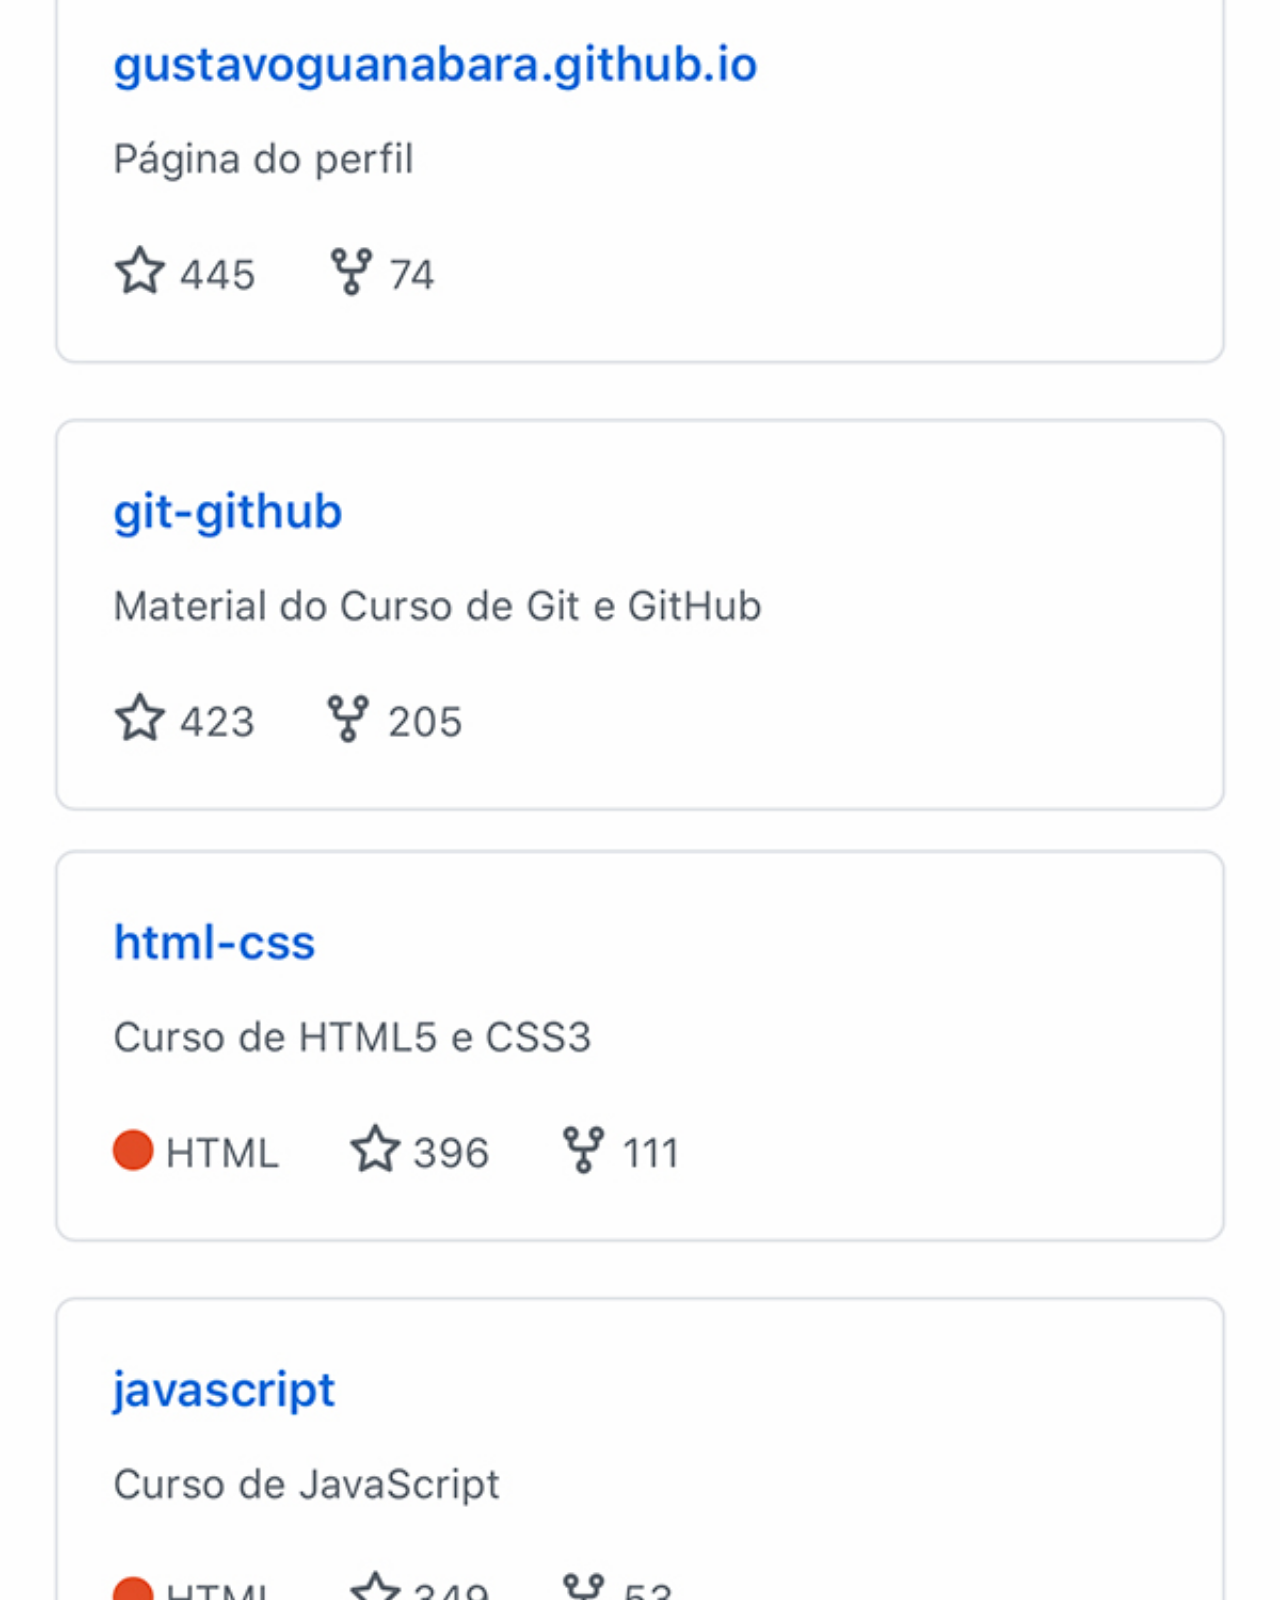
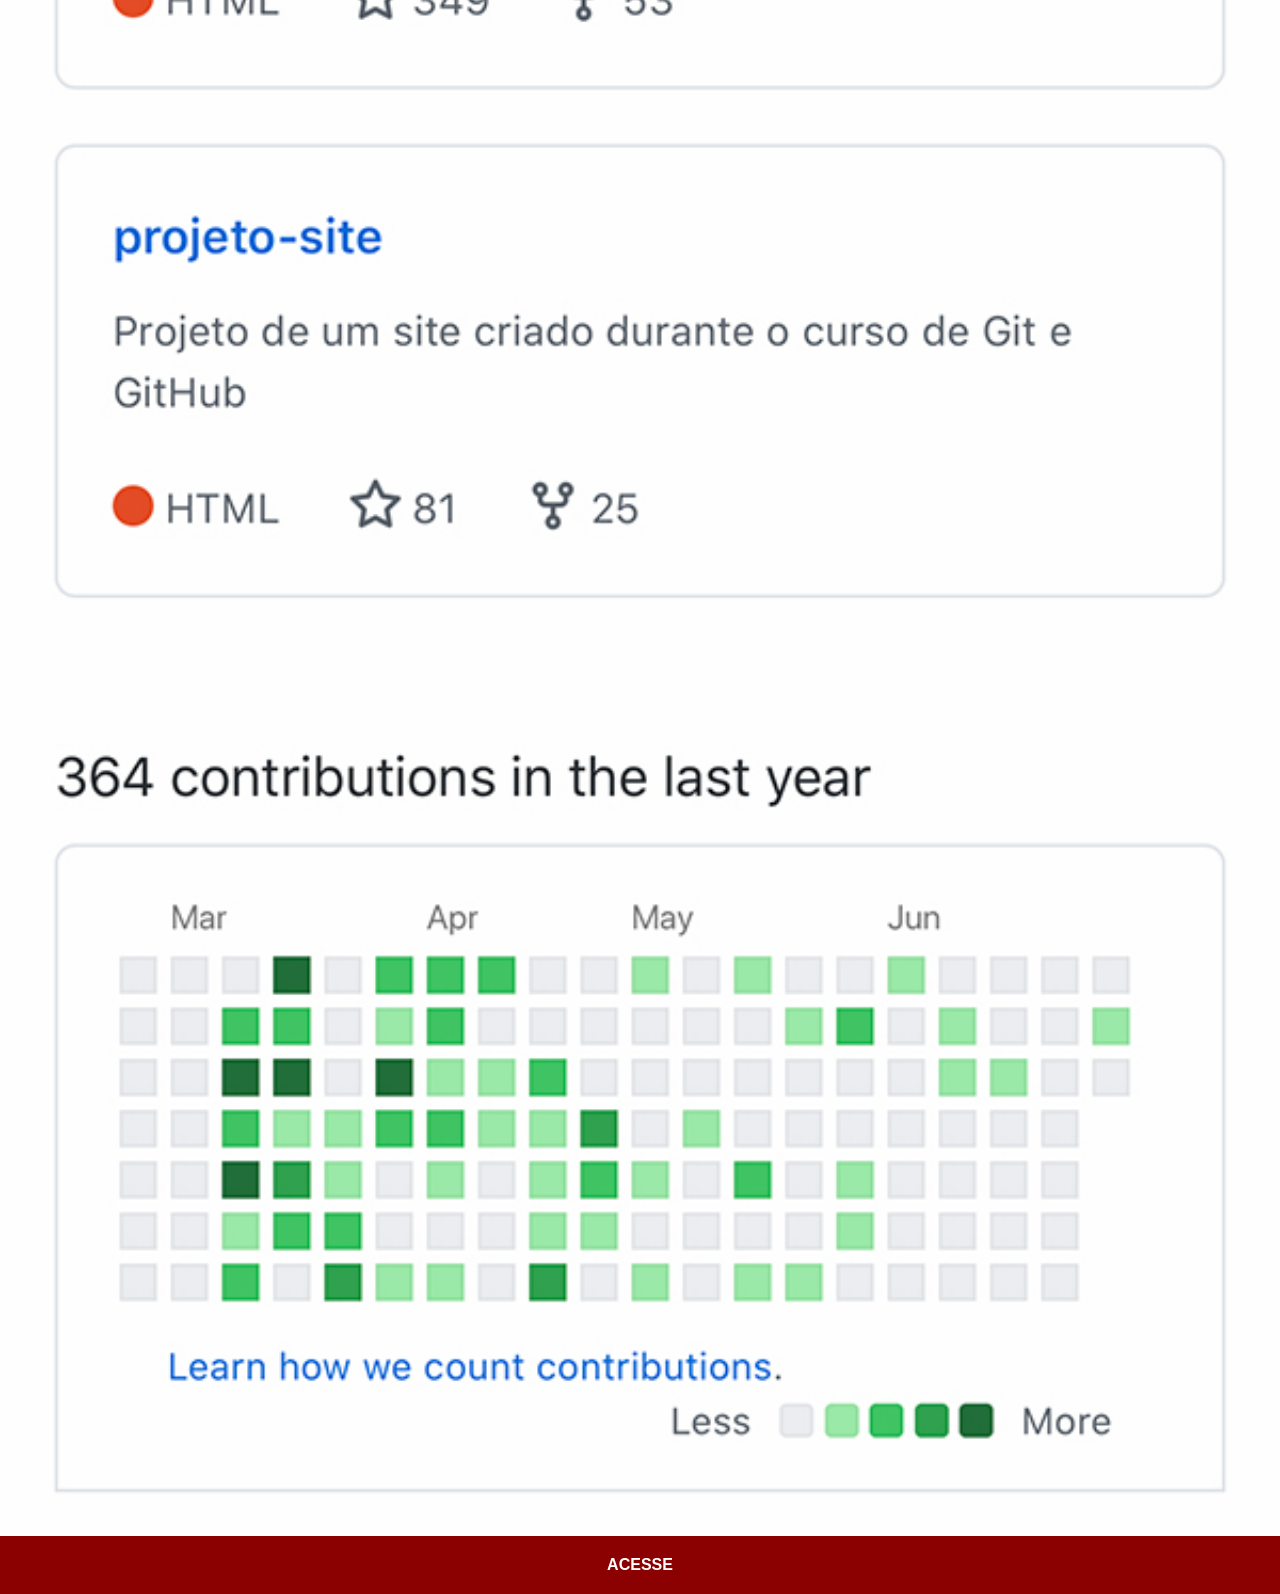
<file: projeto-social/github.html>
<!DOCTYPE html>
<html lang="pt-br">
<head>
    <meta charset="UTF-8">
    <meta http-equiv="X-UA-Compatible" content="IE=edge">
    <meta name="viewport" content="width=device-width, initial-scale=1.0">
    <title>Document</title>
    <link rel="stylesheet" href="estilos/social.css">
</head>
<body>
    <img src="imagens/tela-github.jpg" alt="GitHub">
    <a href="https://github.com/AnthonyPCardoso" target="_blank">ACESSE</a>
</body>
</html>
</file>
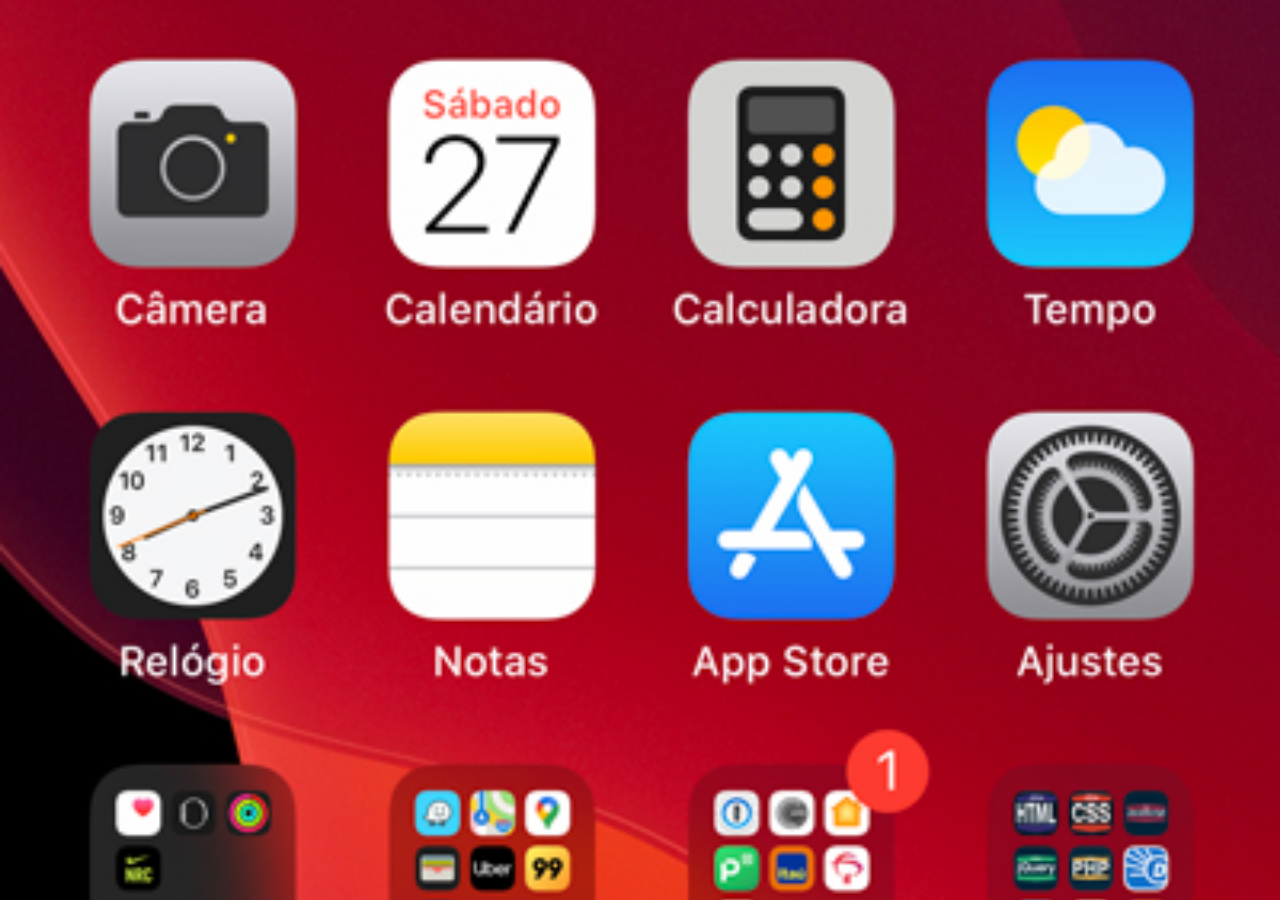
<file: projeto-social/home.html>
<!DOCTYPE html>
<html lang="pt-br">
<head>
    <meta charset="UTF-8">
    <meta http-equiv="X-UA-Compatible" content="IE=edge">
    <meta name="viewport" content="width=device-width, initial-scale=1.0">
    <title>Home</title>
</head>
<style>
    * {
        margin: 0px;
        padding: 0px;
    }
    body {
       width: 100vw;
       height: 100vh;
       background: black url(imagens/tela-home.jpg) no-repeat top center/ cover;
    }
</style>
<body>
    
</body>
</html>
</file>
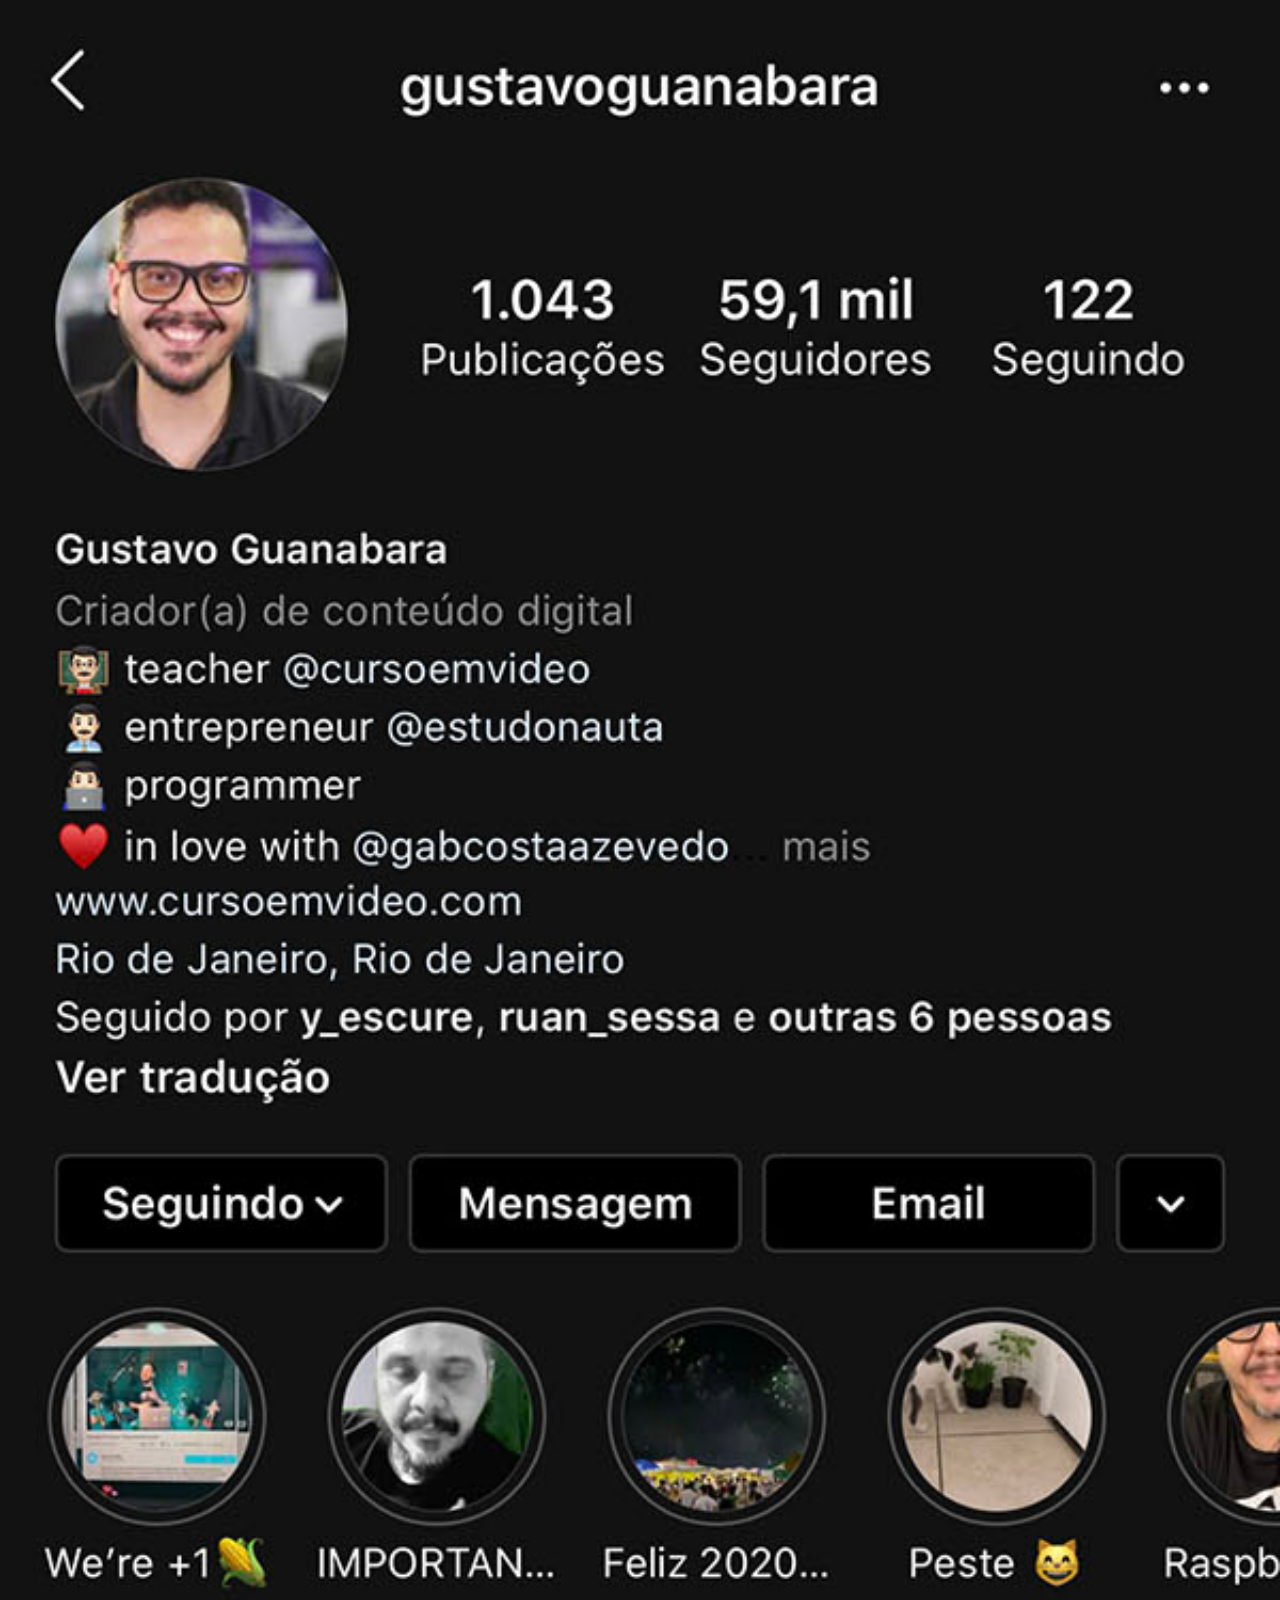
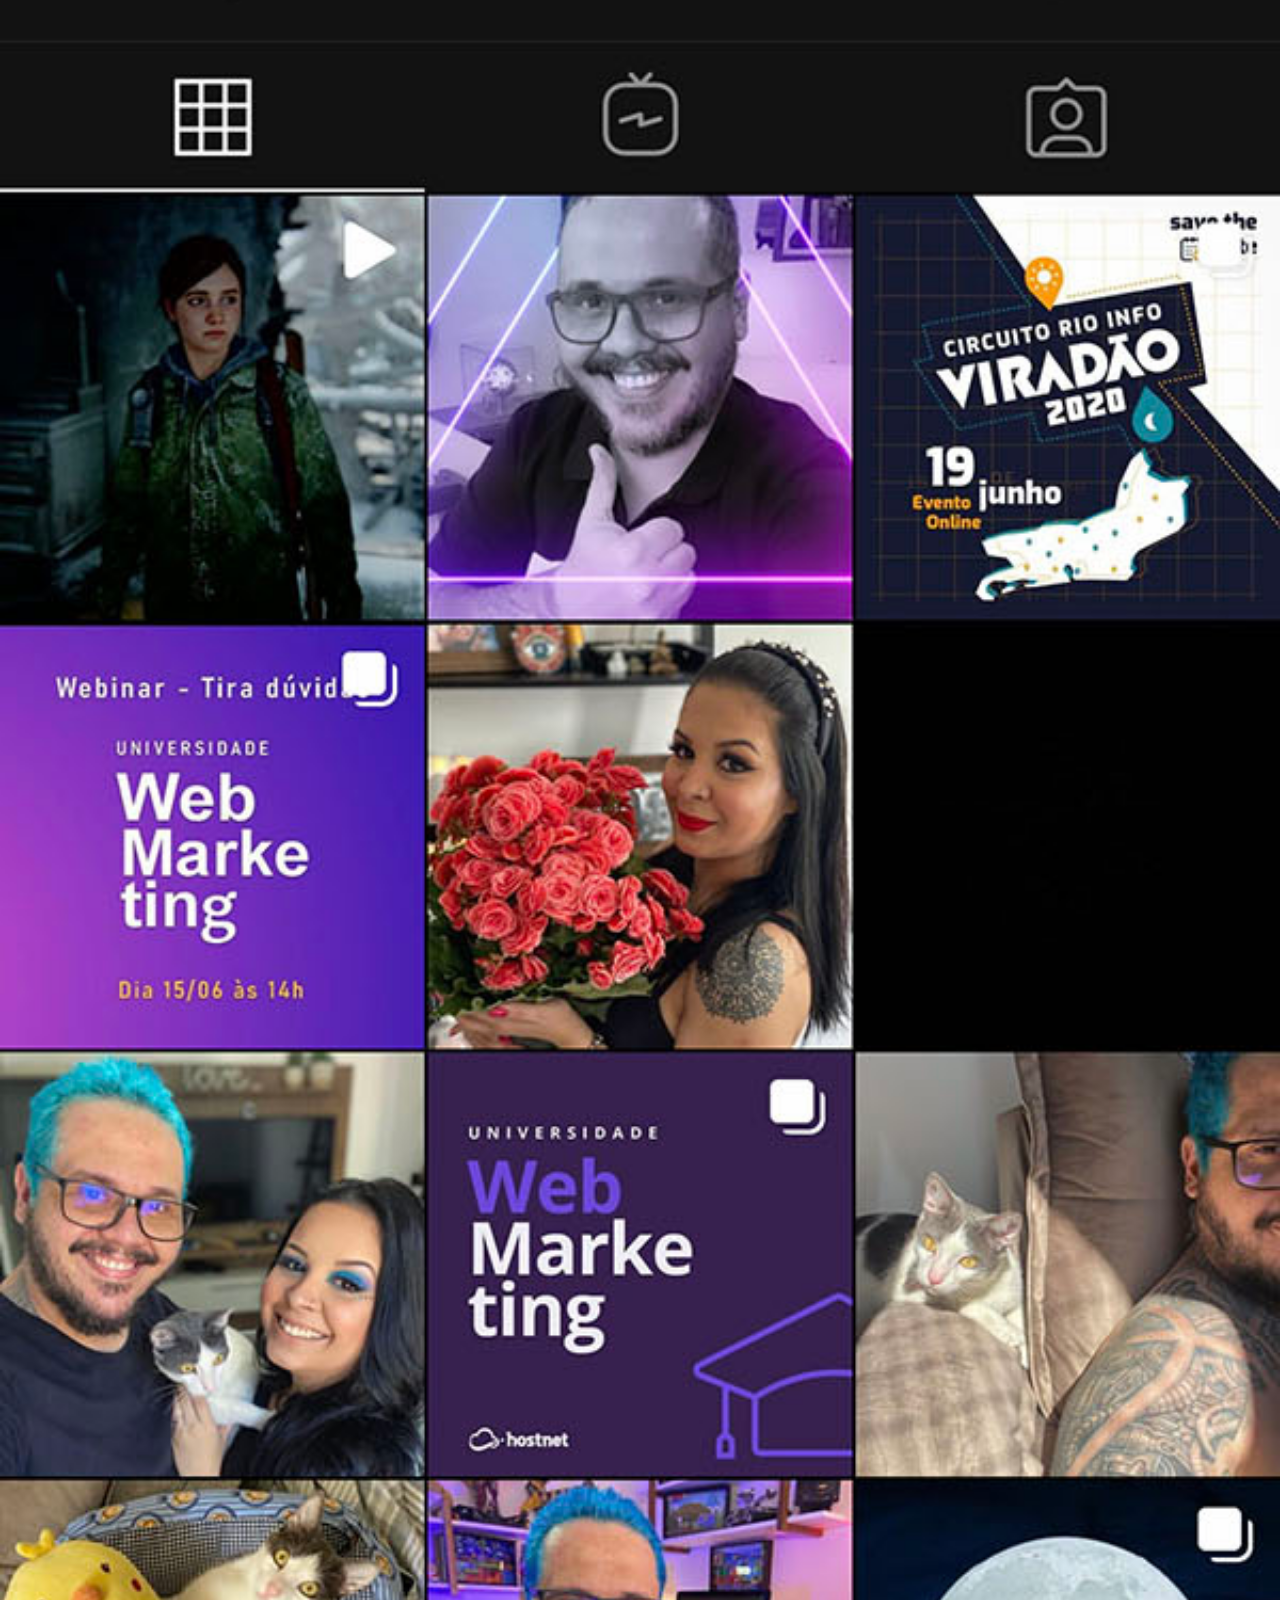
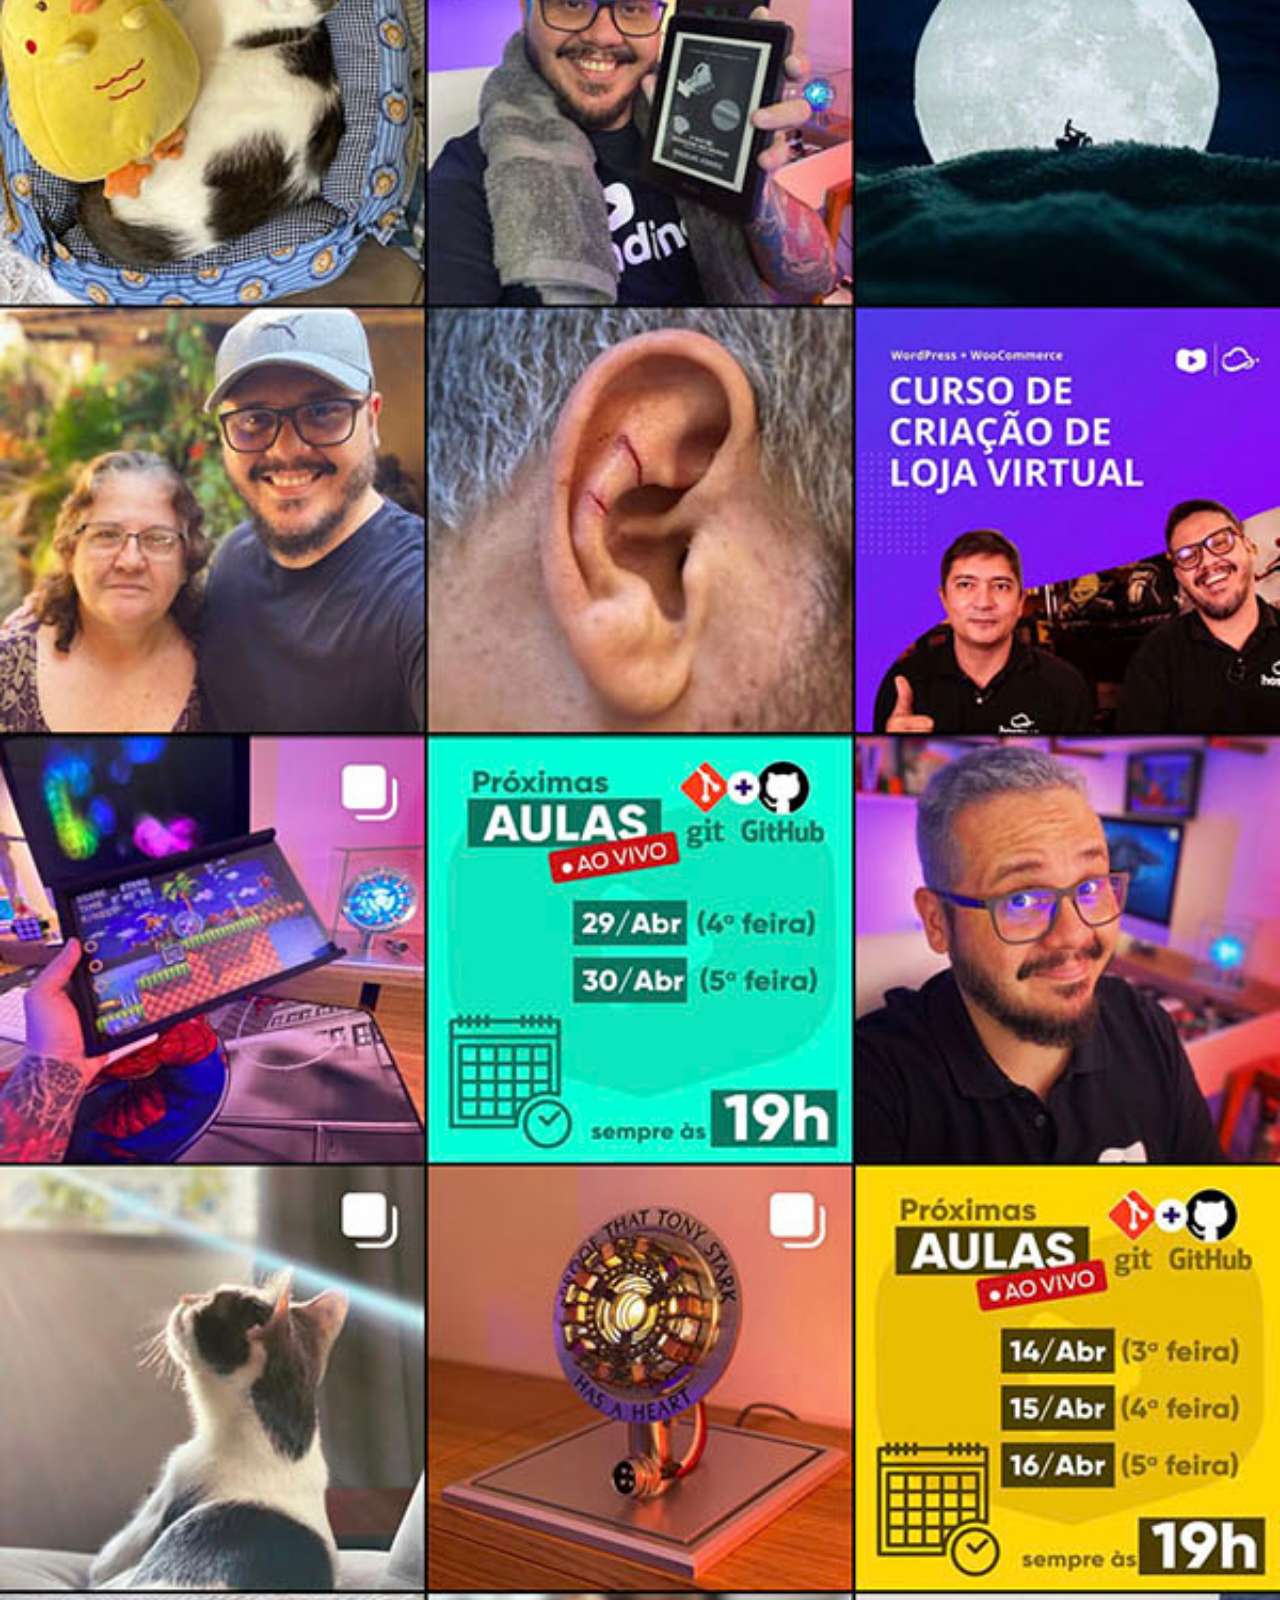
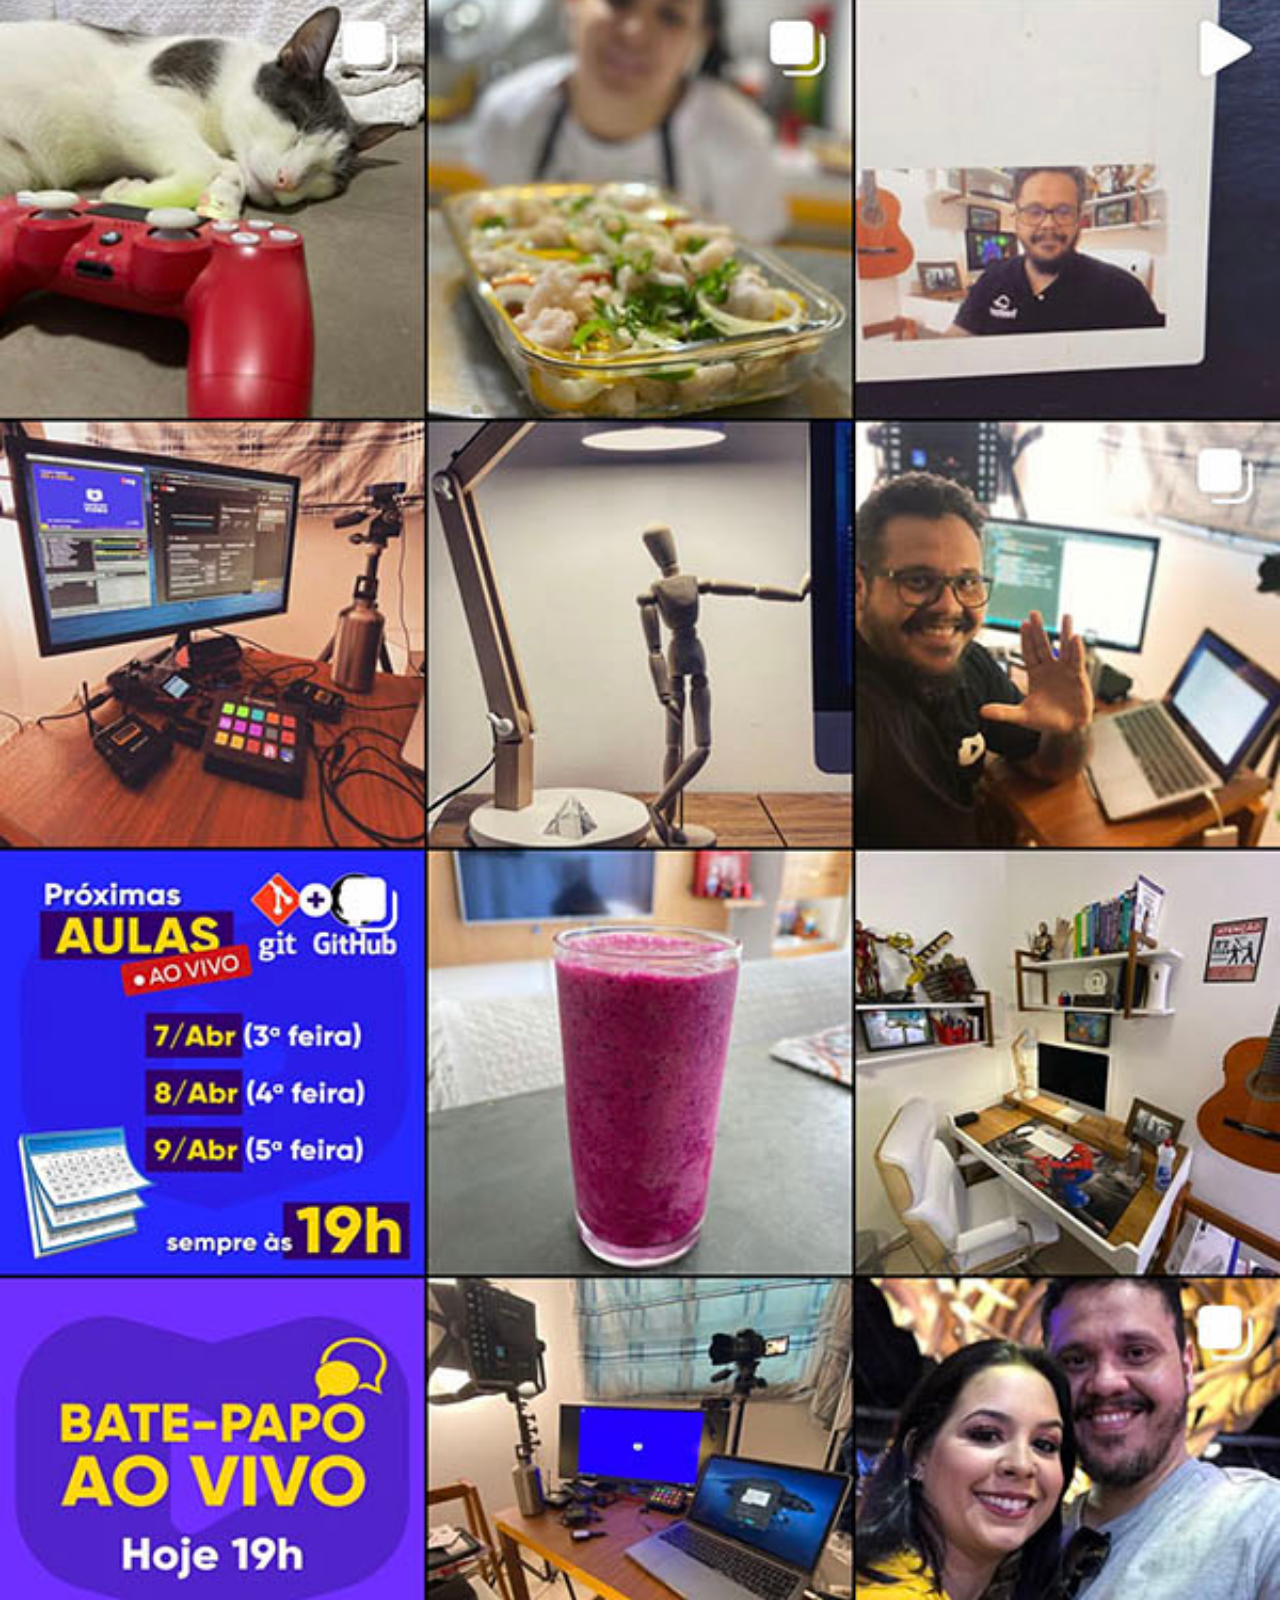
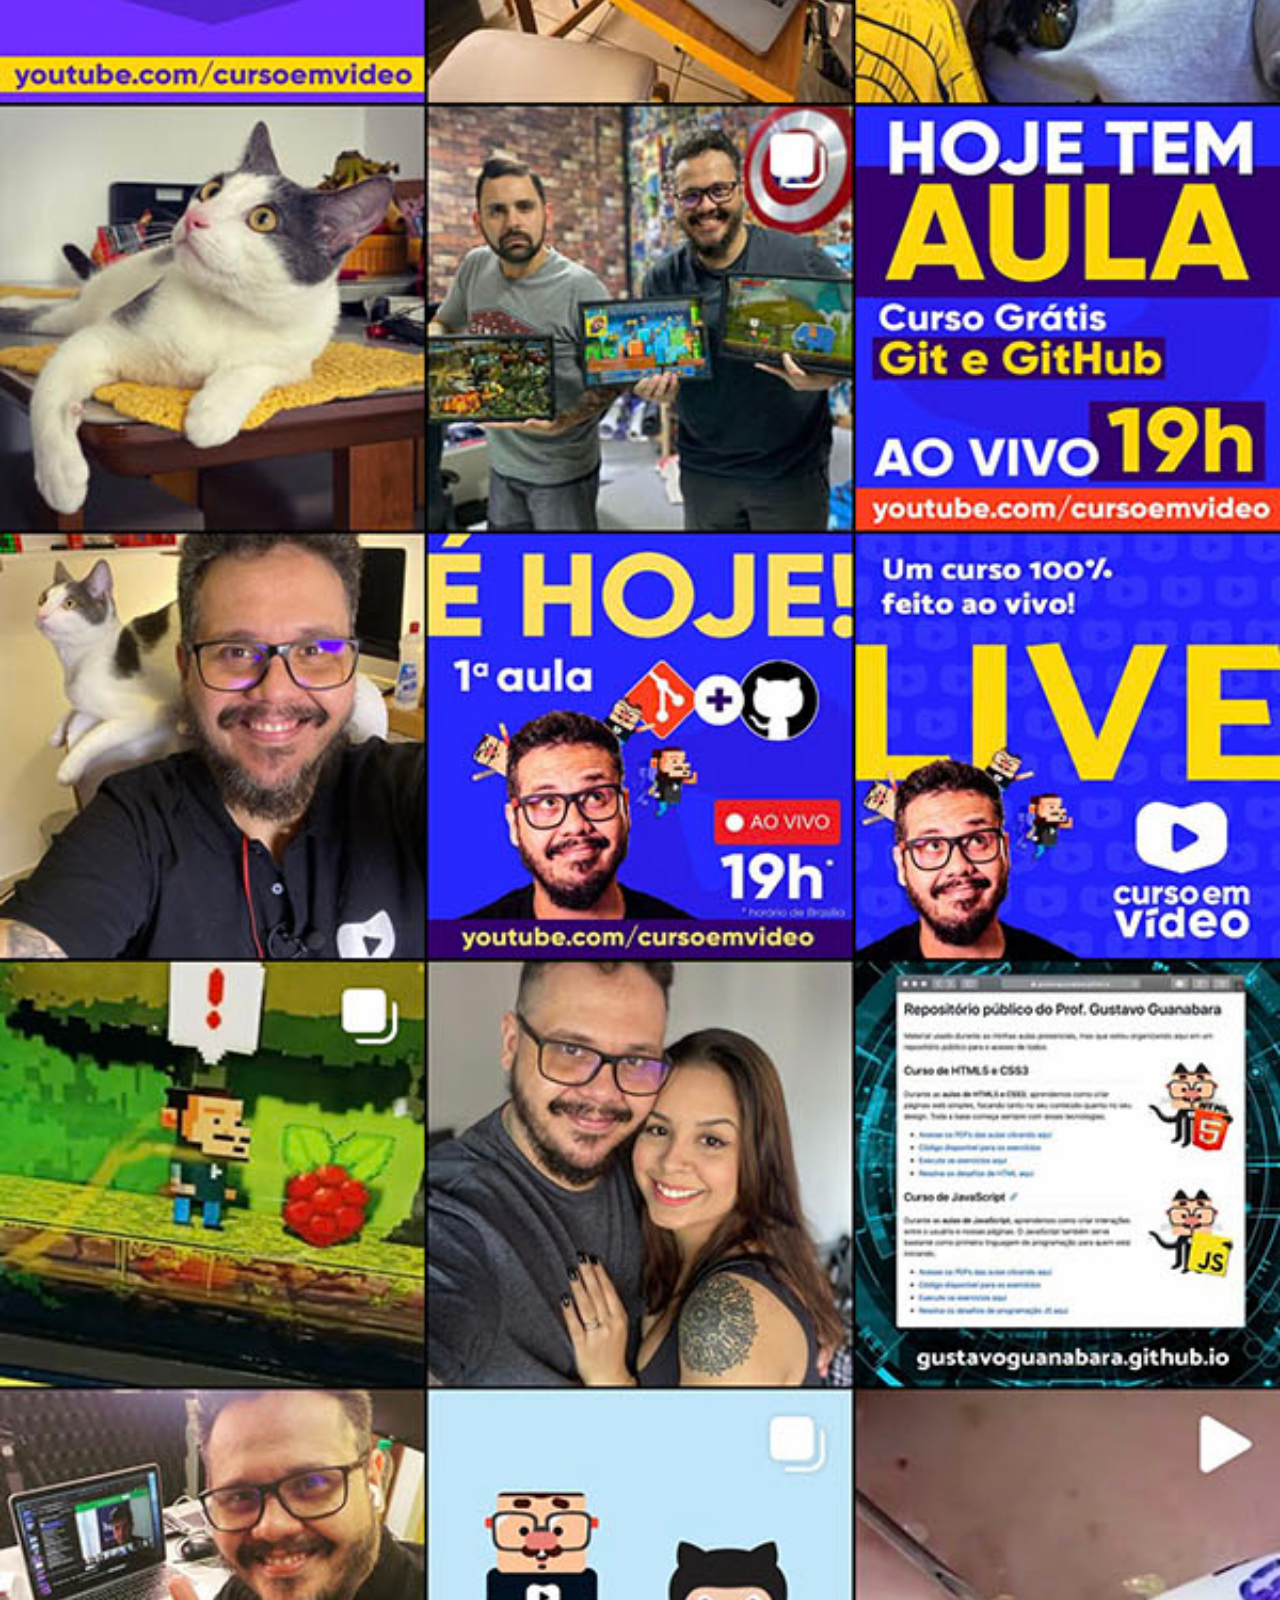
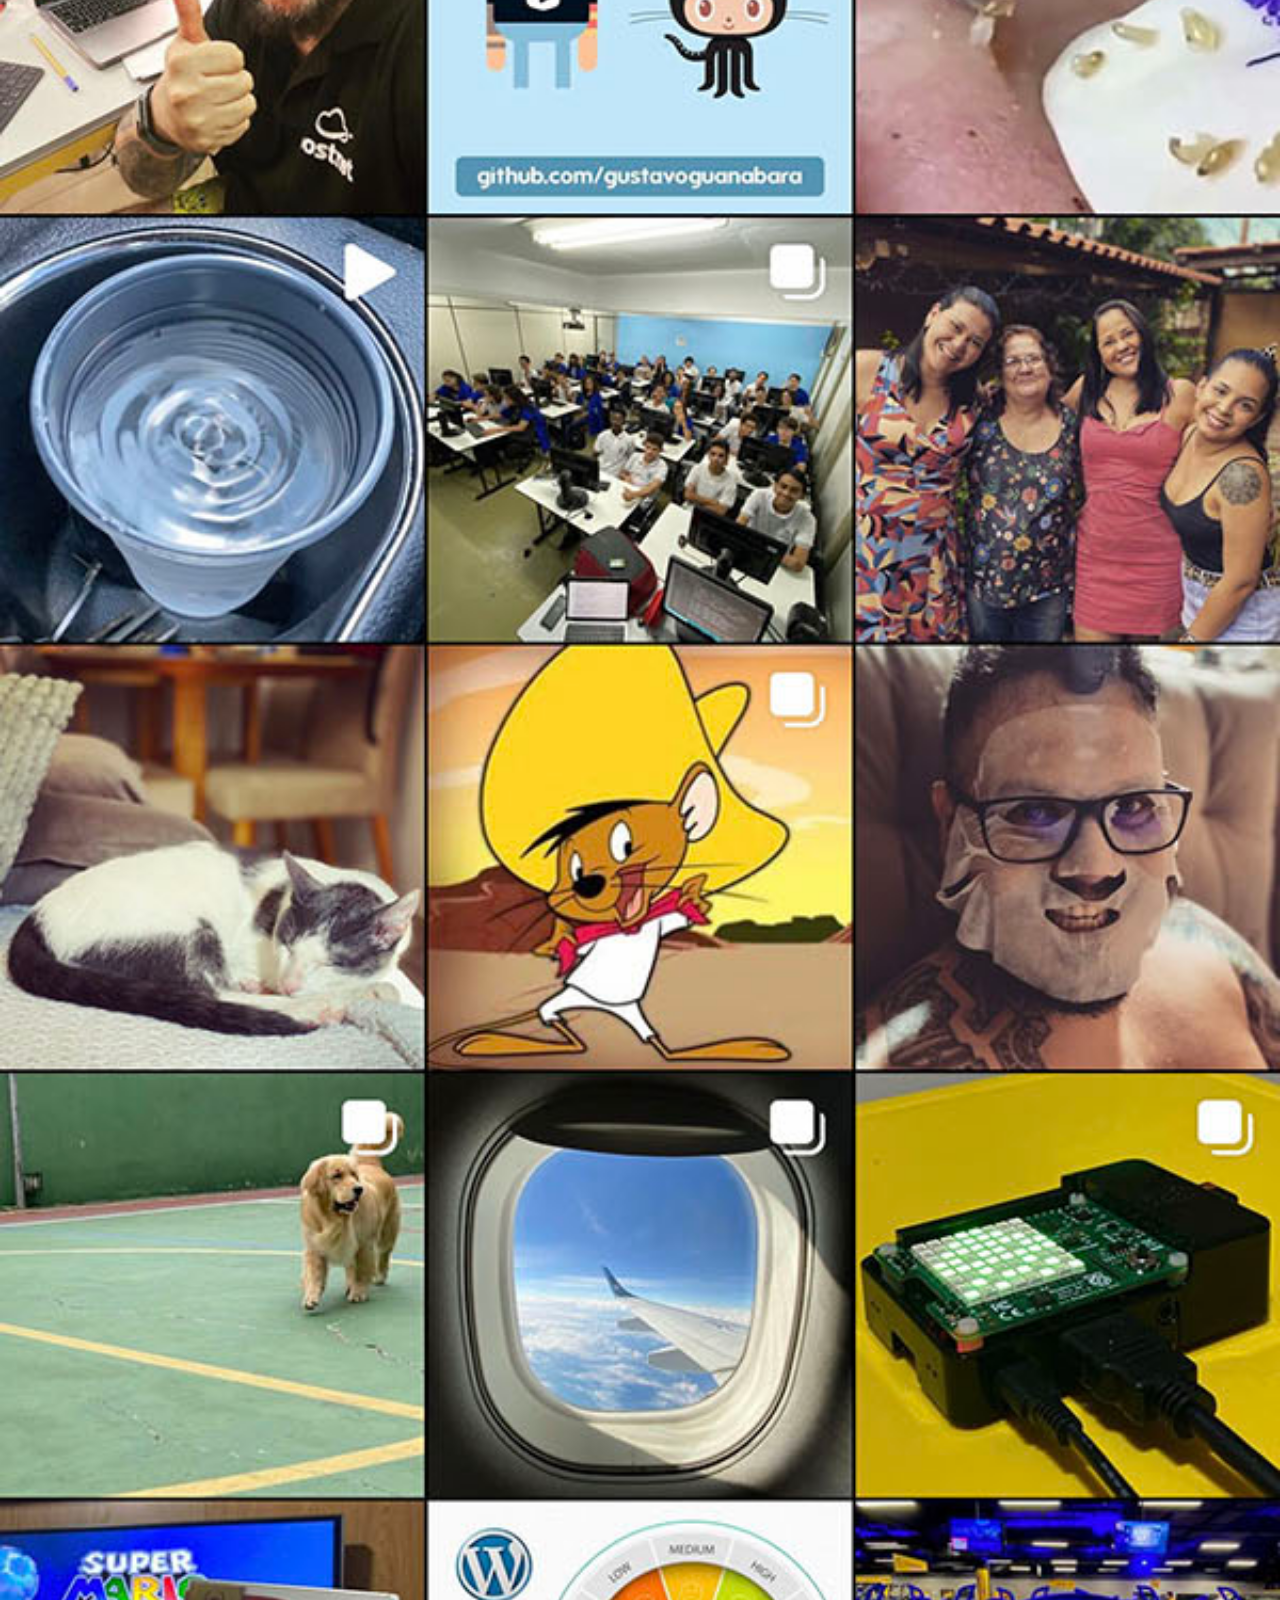
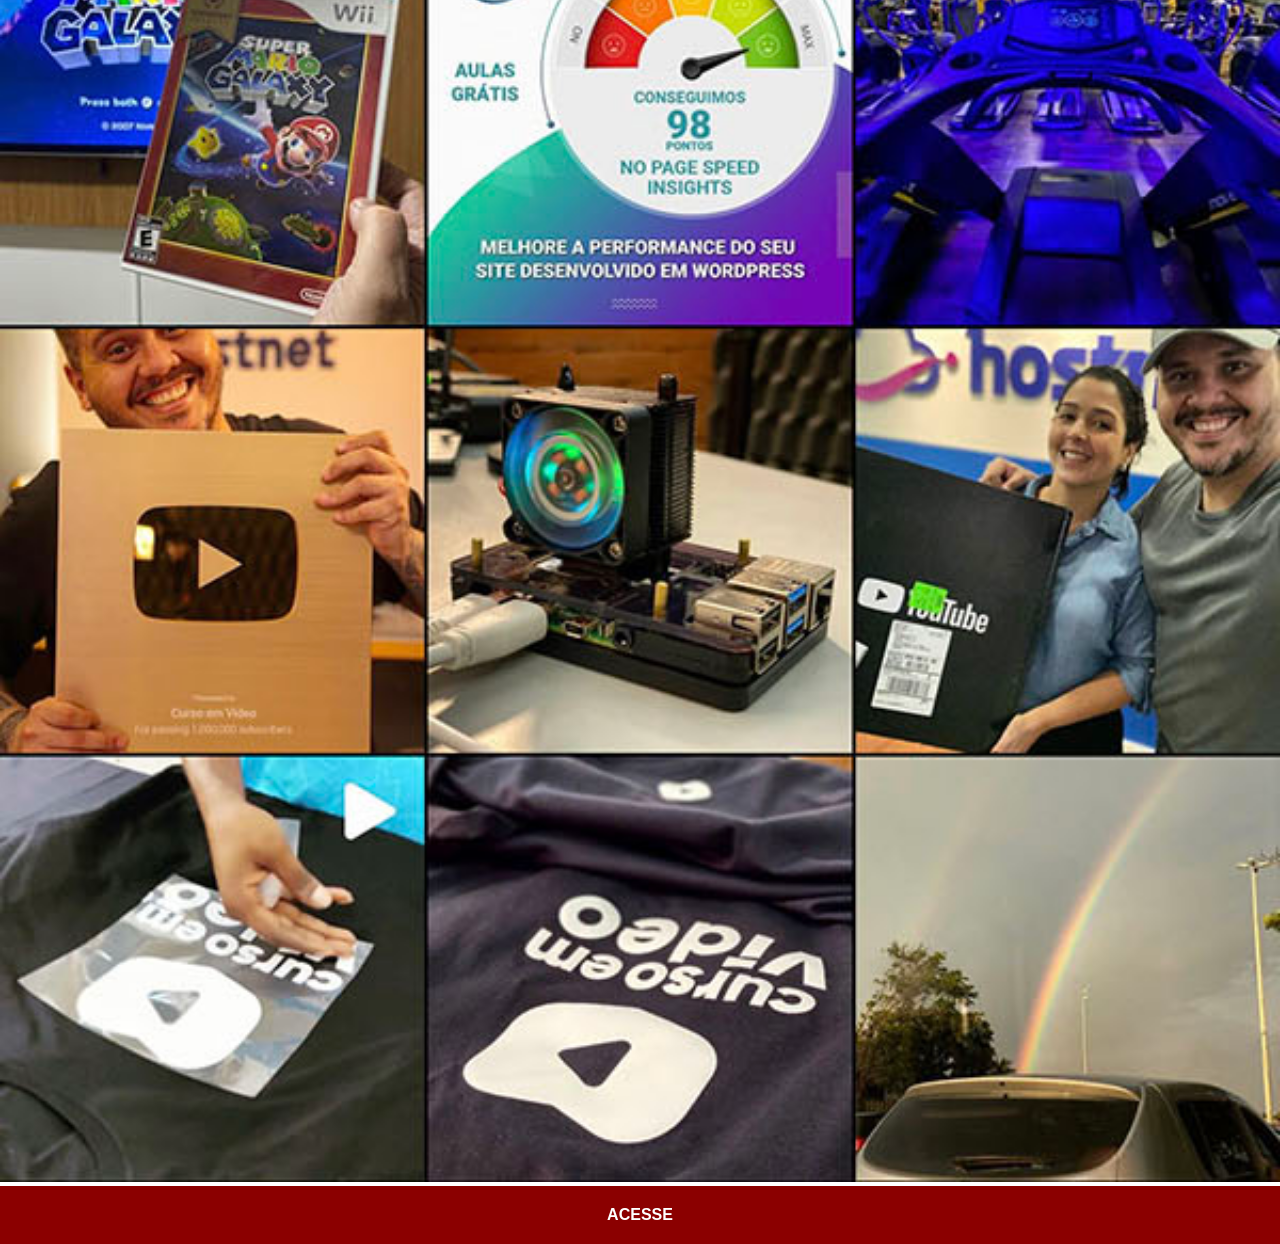
<file: projeto-social/instagram.html>
<!DOCTYPE html>
<html lang="pt-br">
<head>
    <meta charset="UTF-8">
    <meta http-equiv="X-UA-Compatible" content="IE=edge">
    <meta name="viewport" content="width=device-width, initial-scale=1.0">
    <title>Document</title>
    <link rel="stylesheet" href="estilos/social.css">
</head>
<body>
    <img src="imagens/tela-instagram.jpg" alt="Instagram">
    <a href="https://www.instagram.com/anthony.deev/" target="_blank">ACESSE</a>
</body>
</html>
</file>
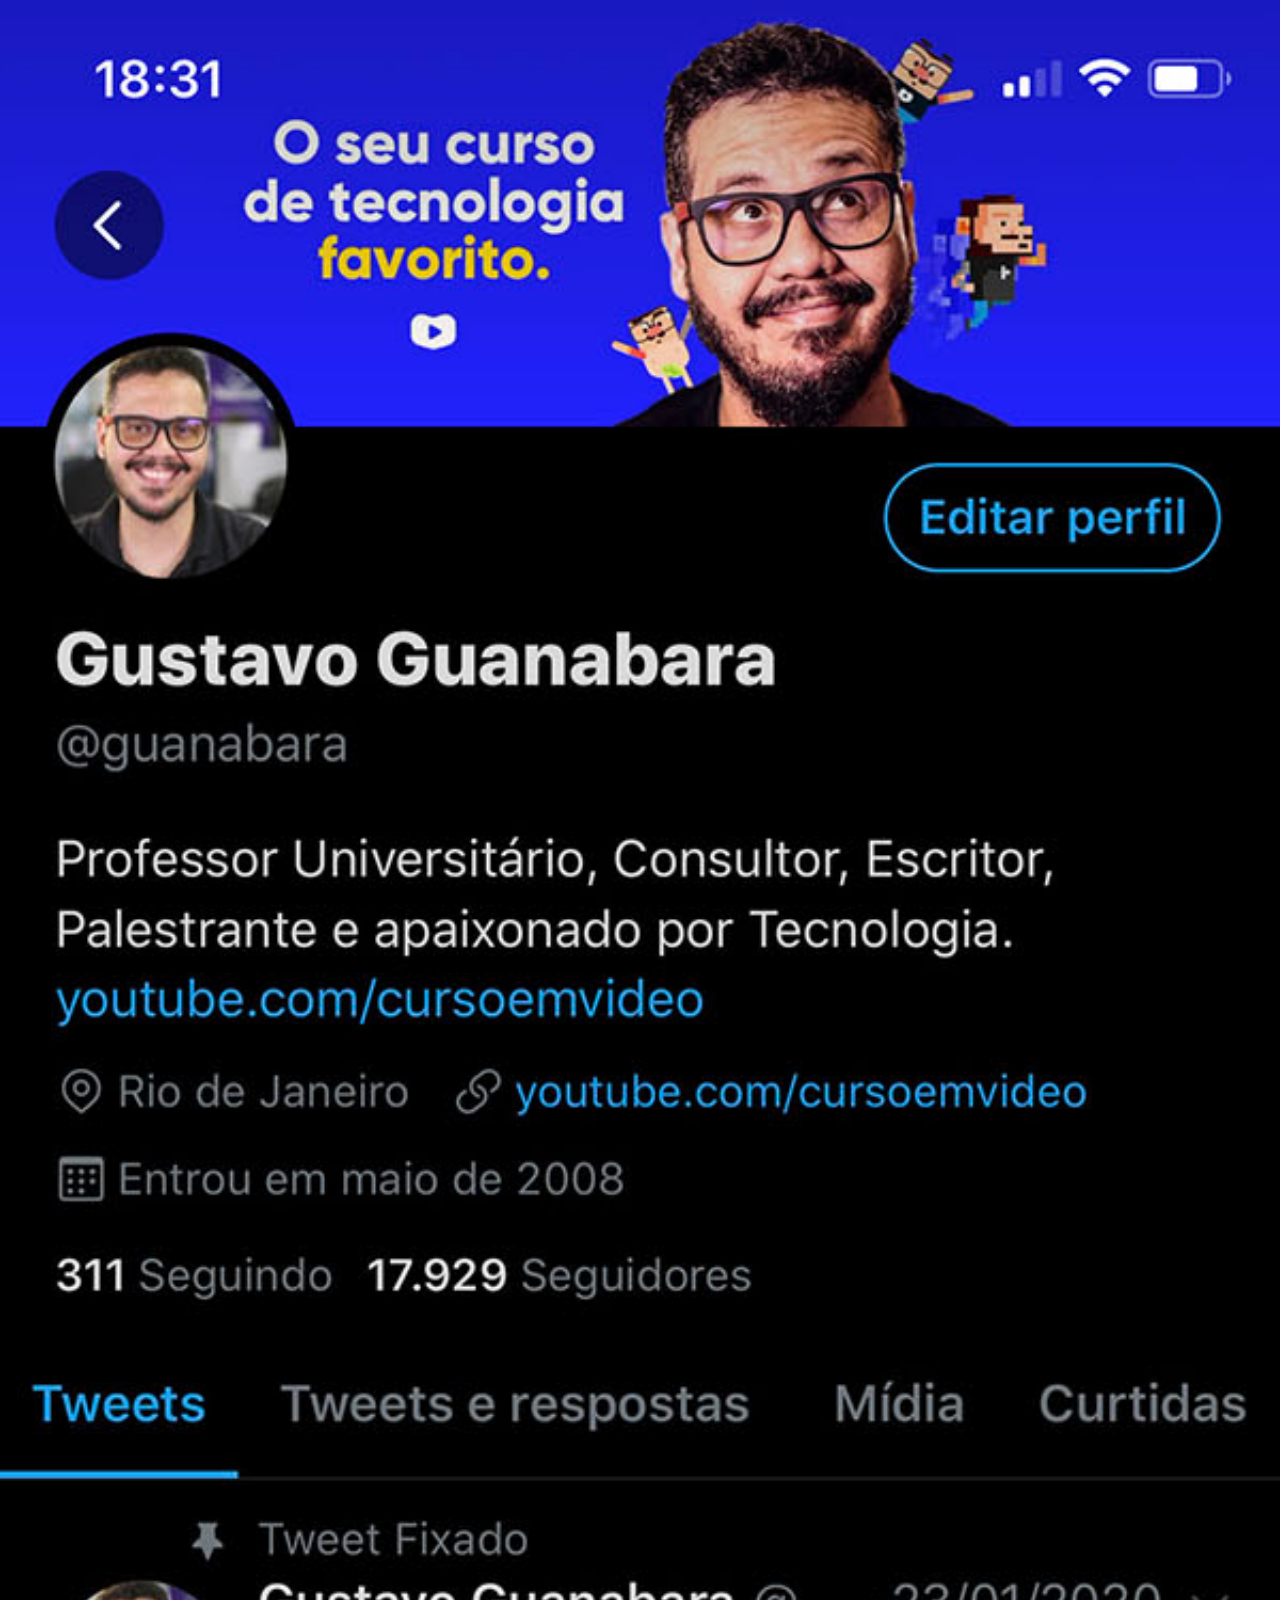
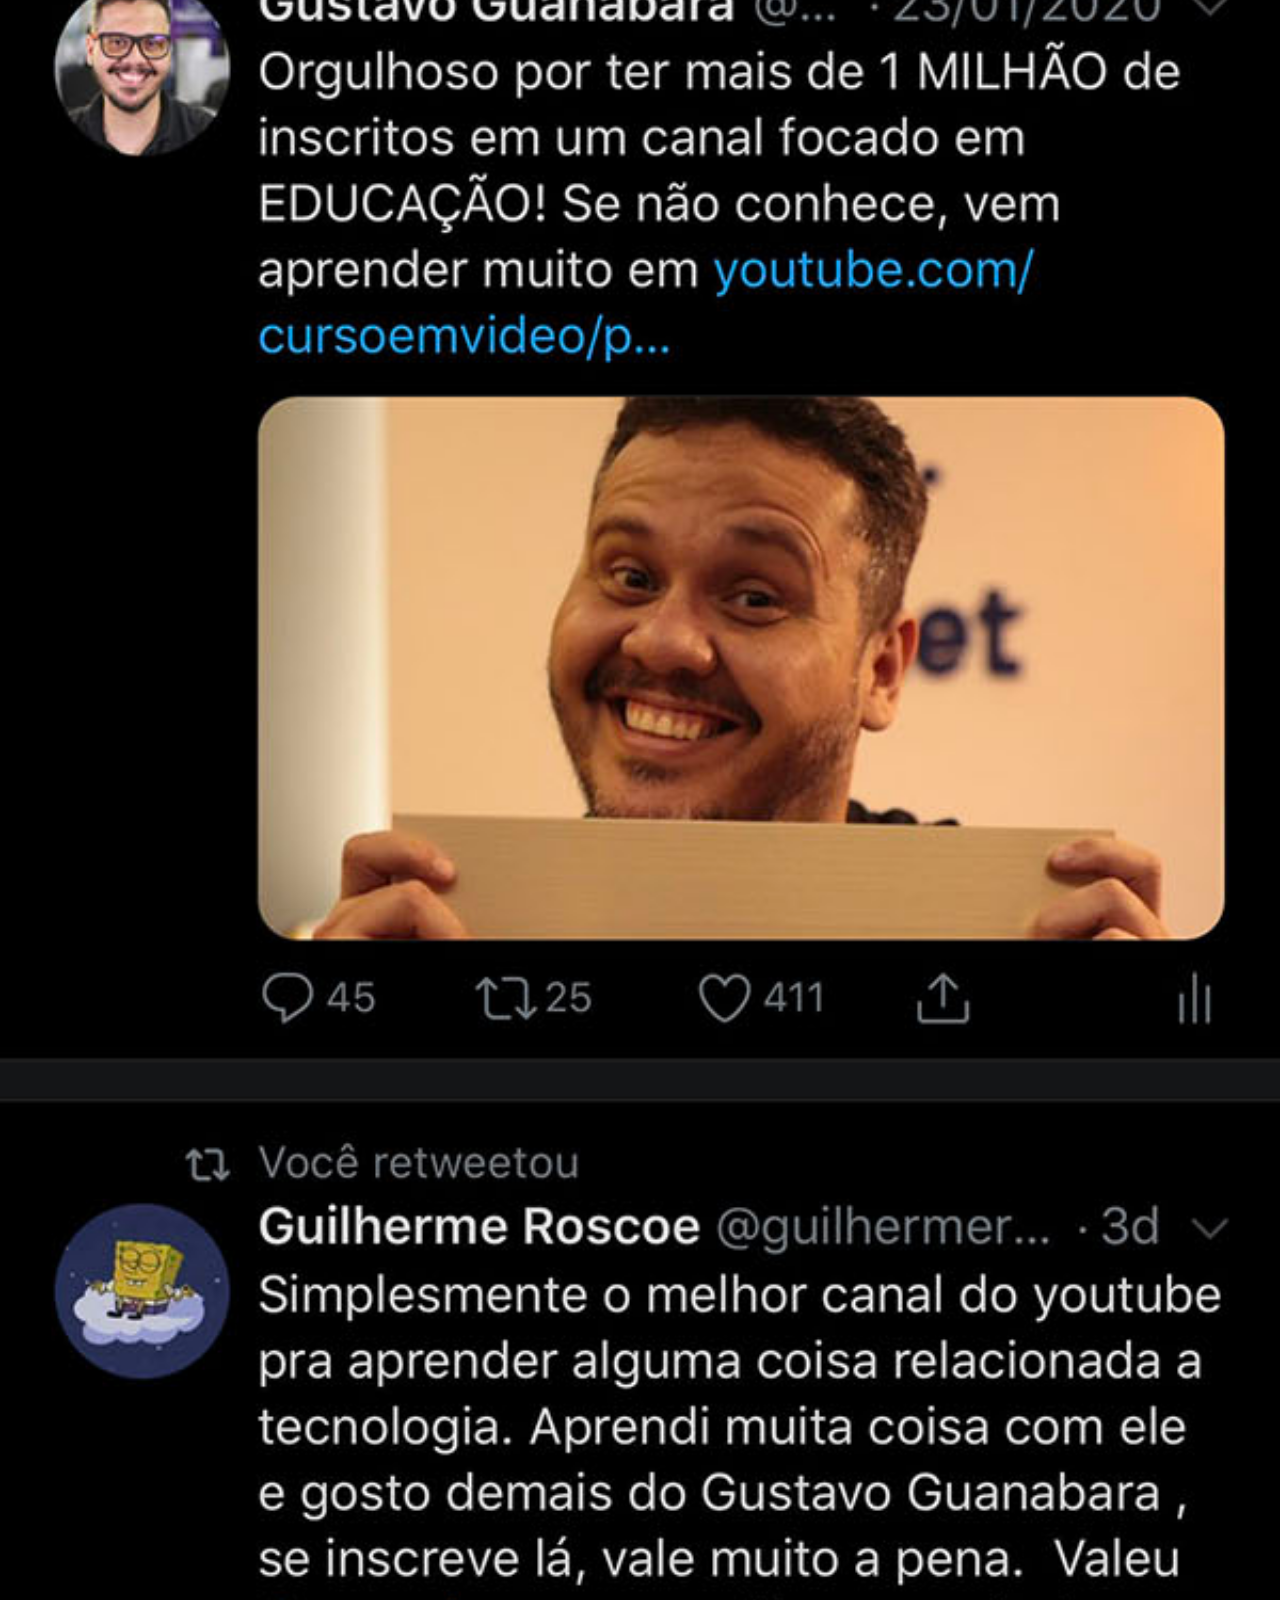
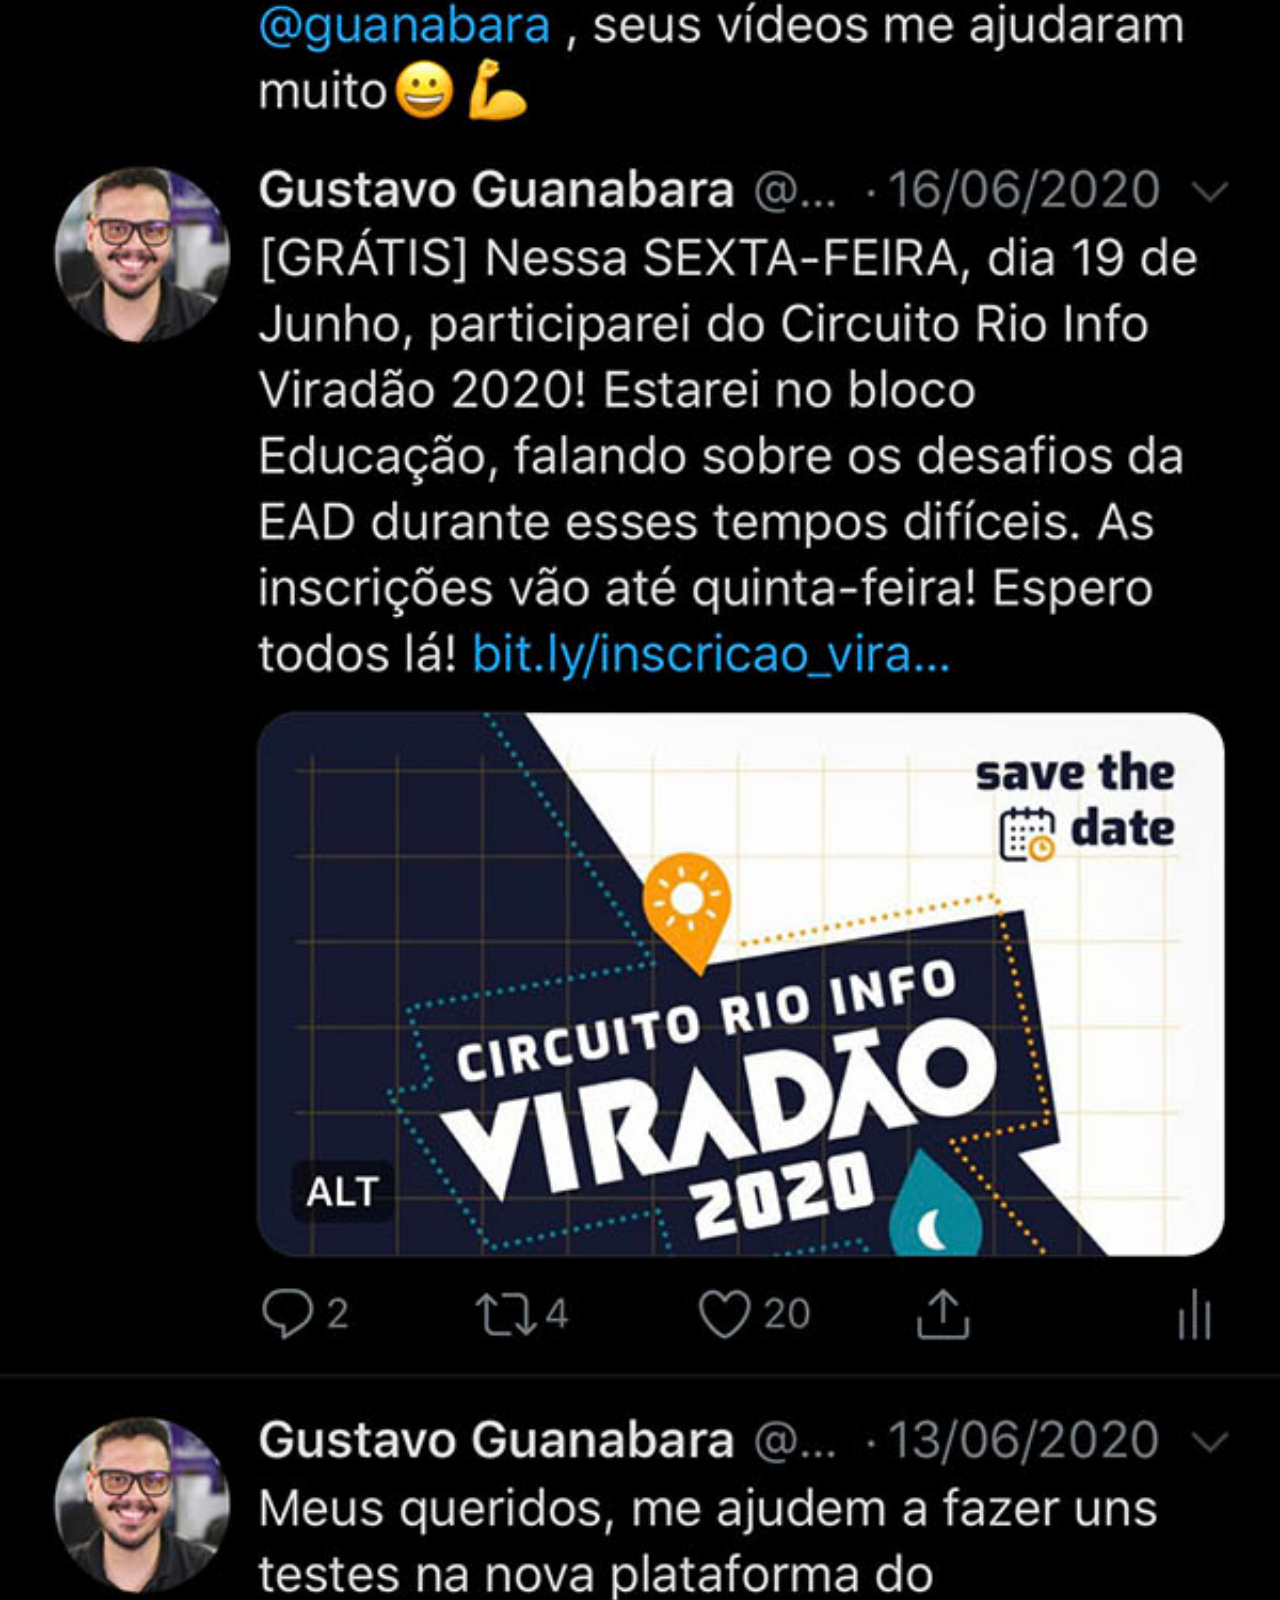
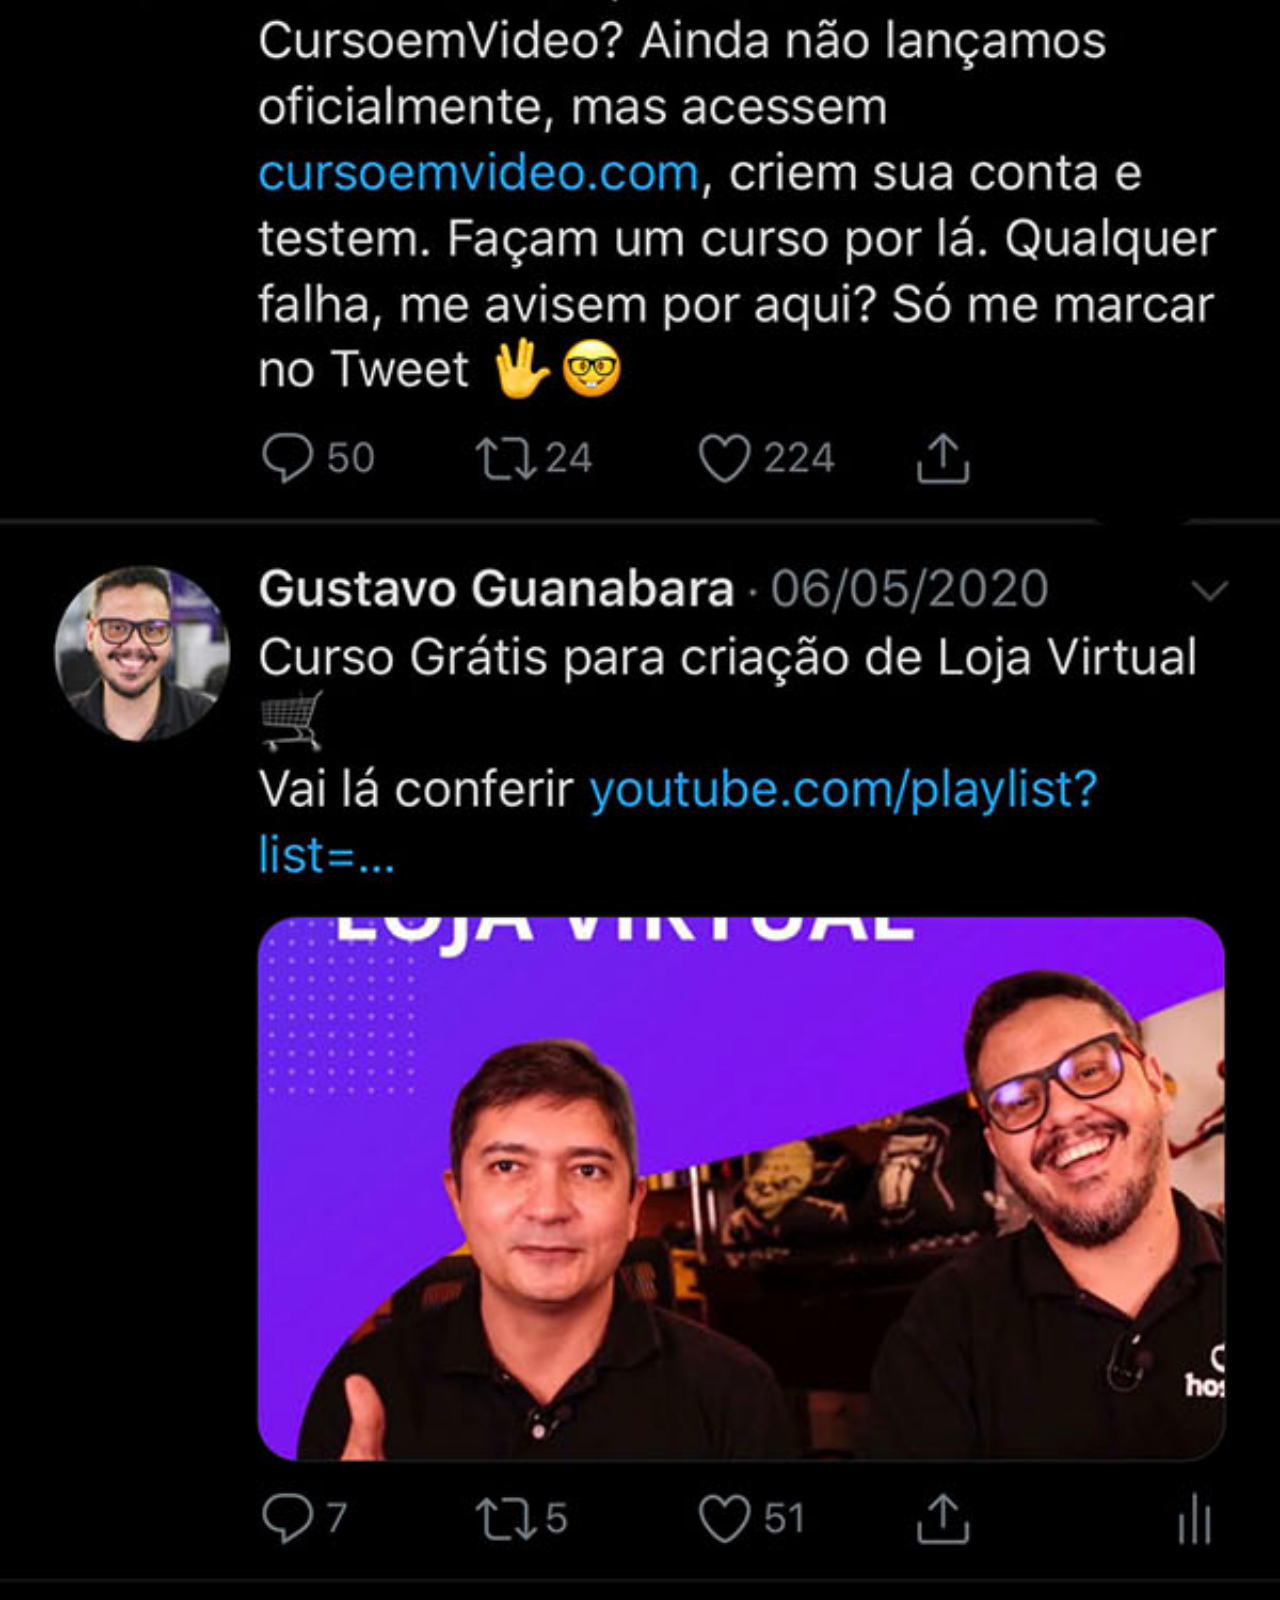
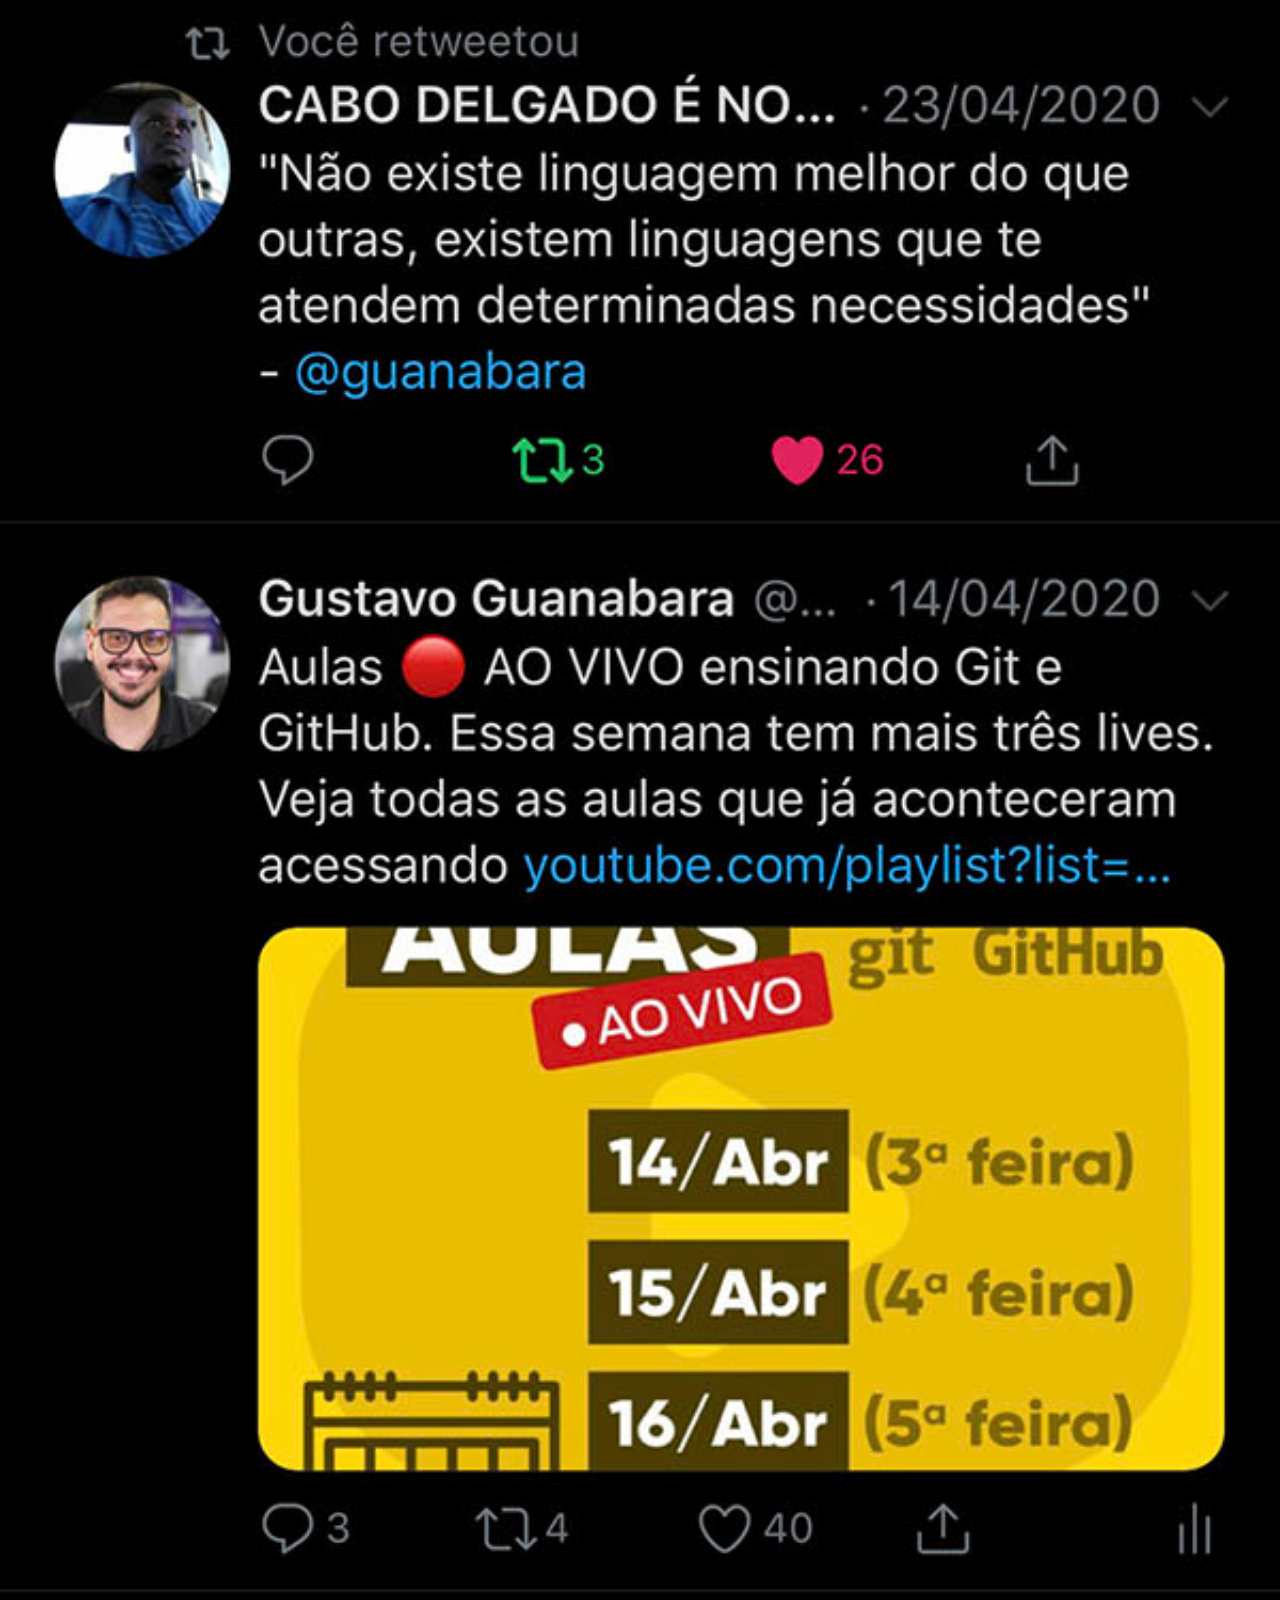
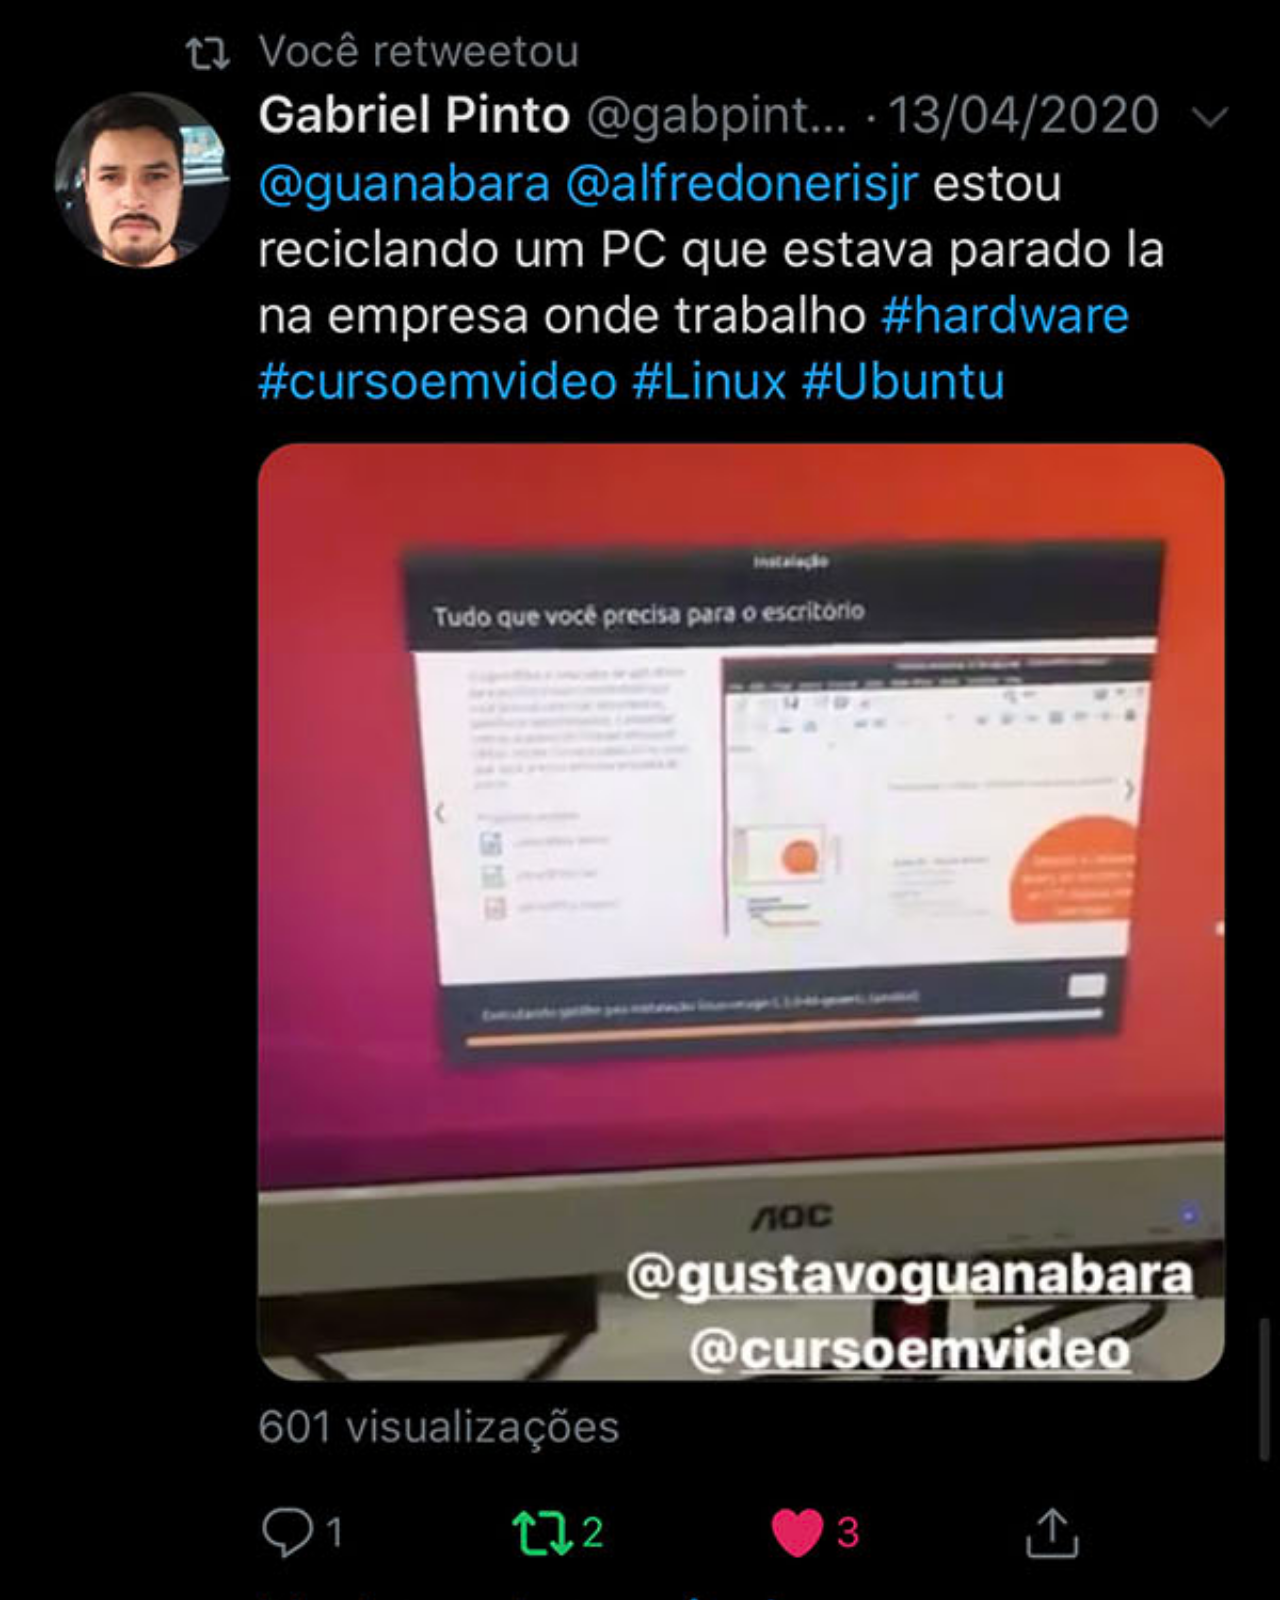
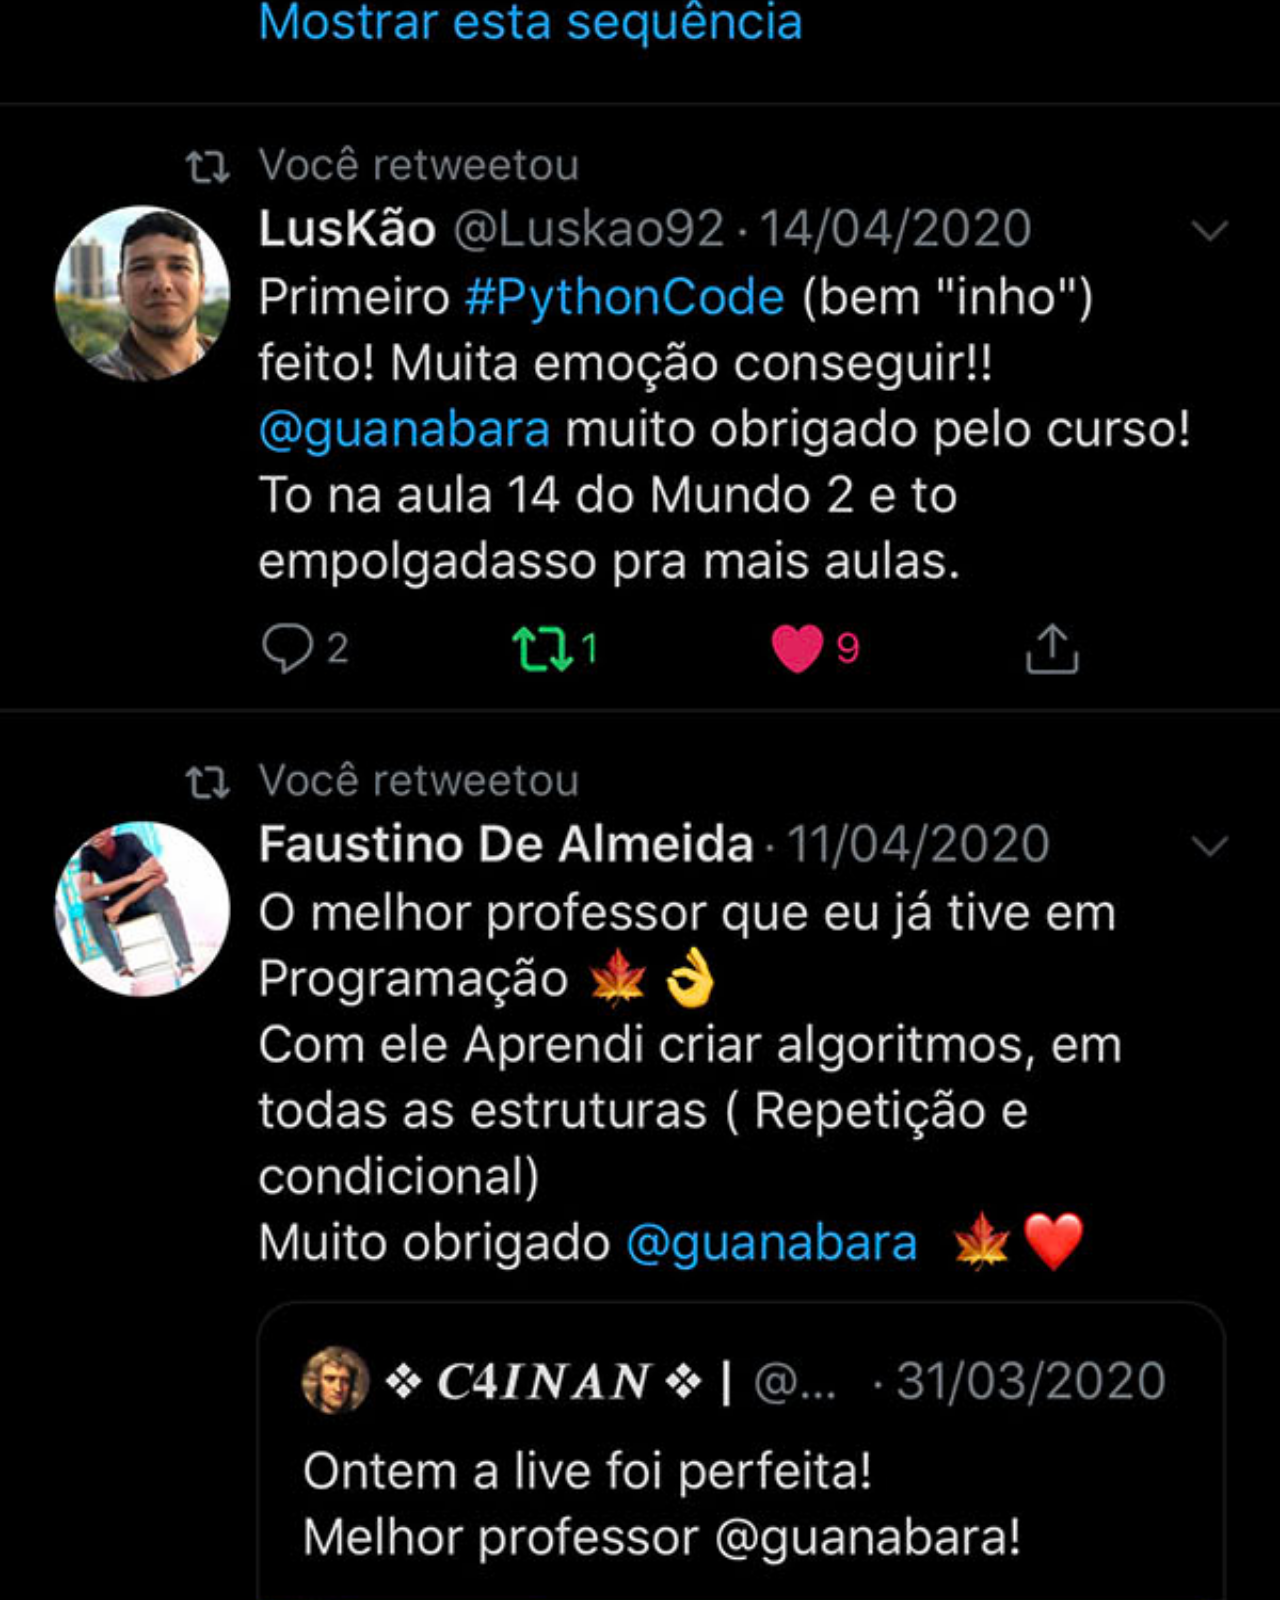
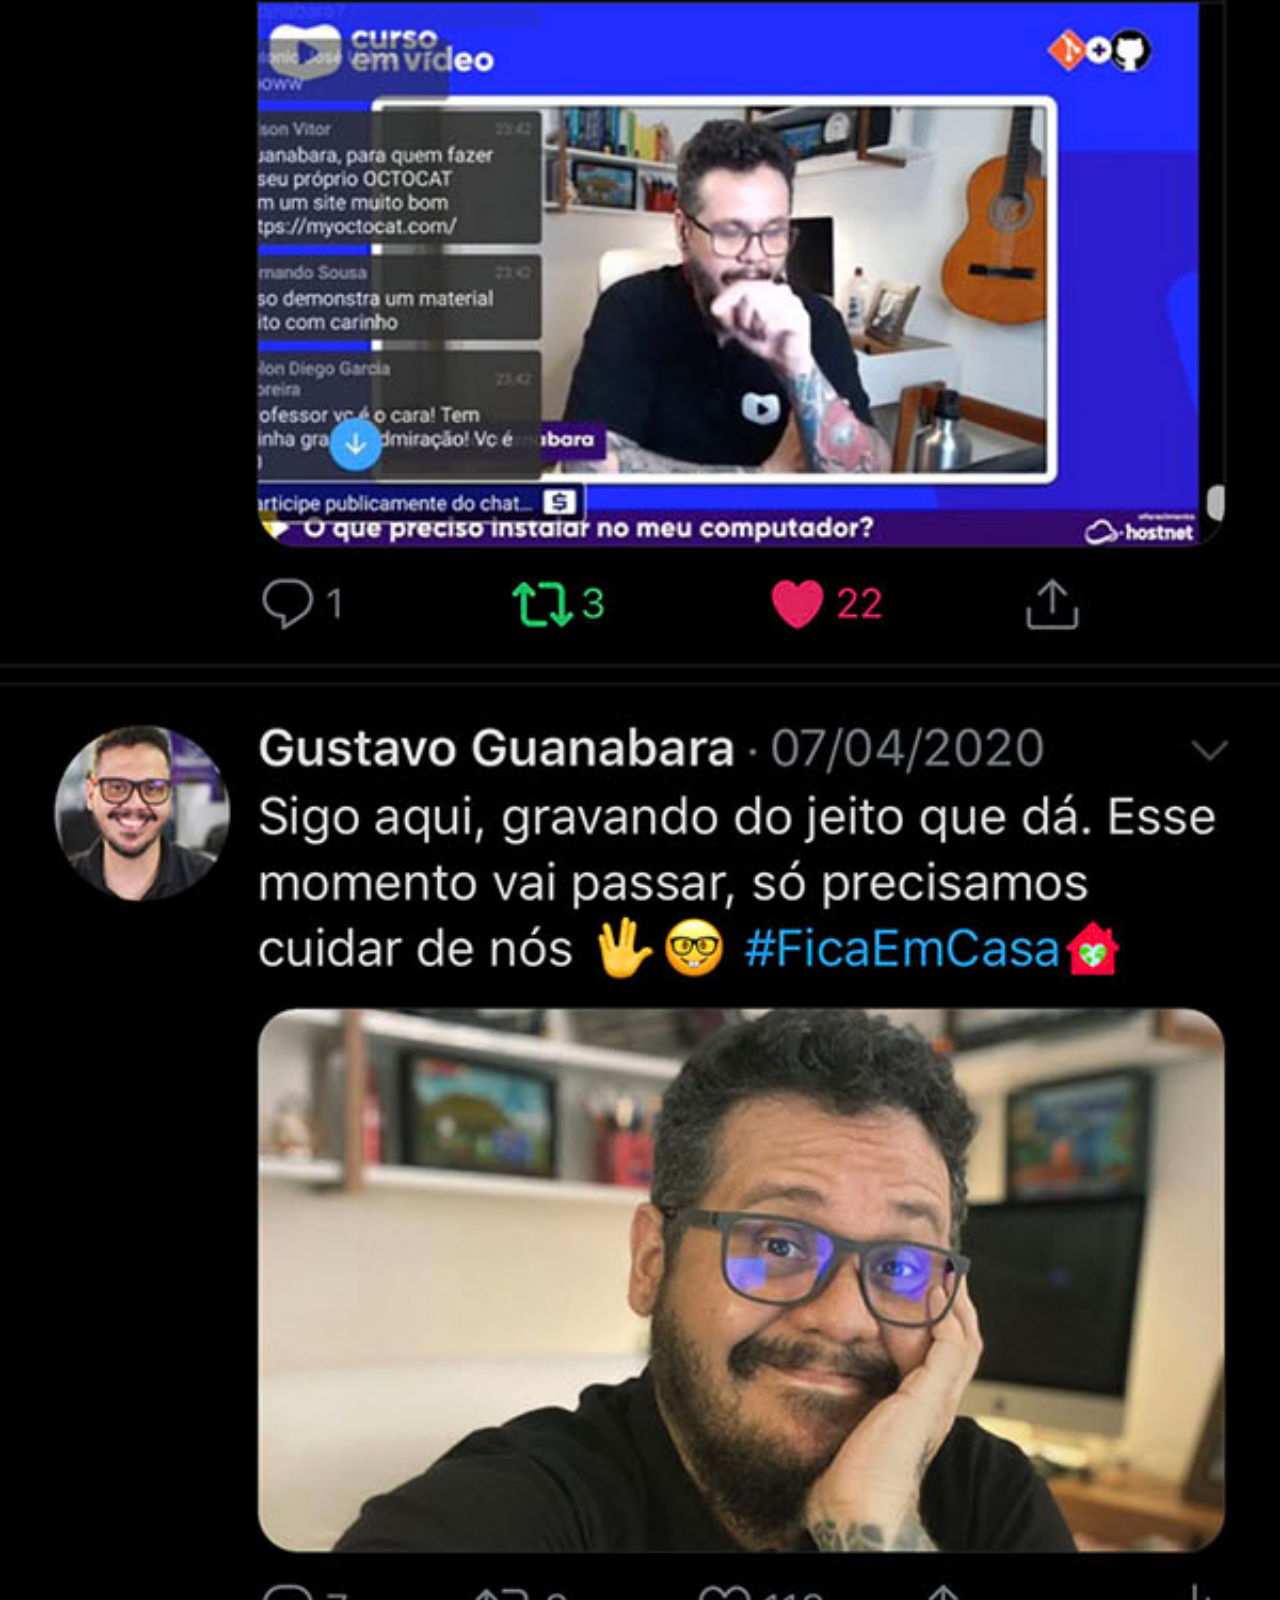
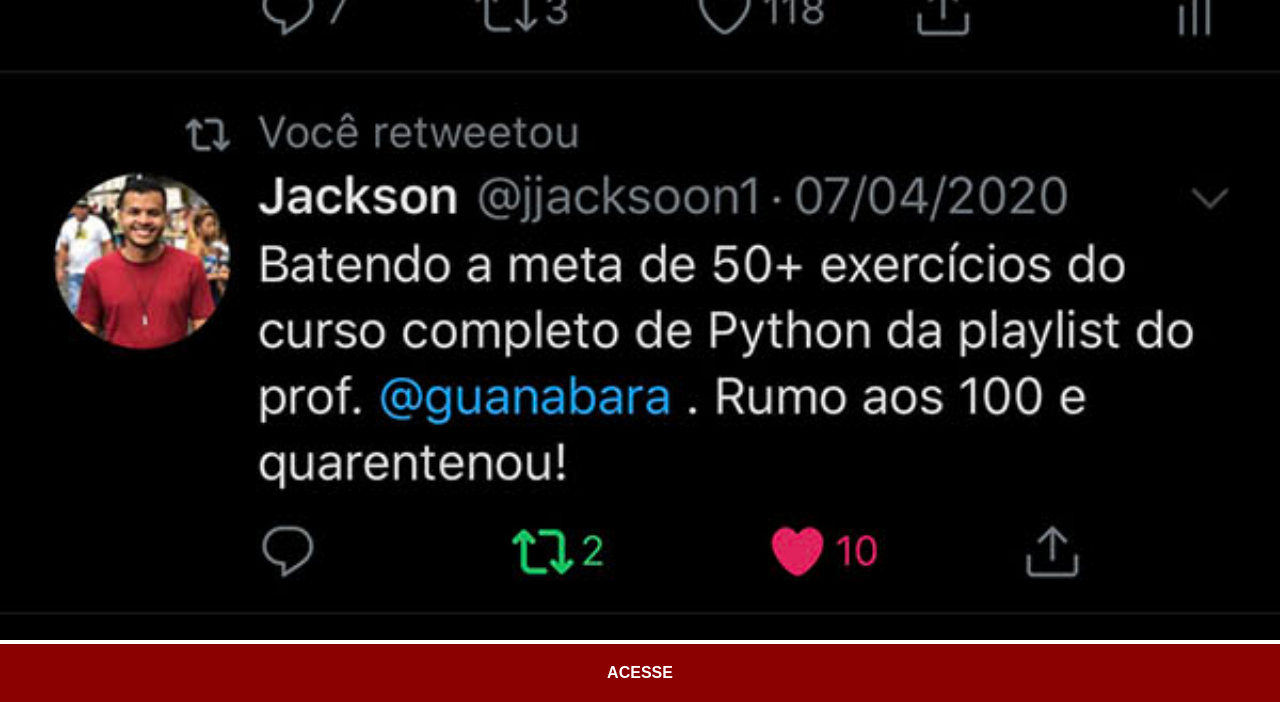
<file: projeto-social/twitter.html>
<!DOCTYPE html>
<html lang="pt-br">
<head>
    <meta charset="UTF-8">
    <meta http-equiv="X-UA-Compatible" content="IE=edge">
    <meta name="viewport" content="width=device-width, initial-scale=1.0">
    <title>Document</title>
    <link rel="stylesheet" href="estilos/social.css">
</head>
<body>
    <img src="imagens/tela-twitter.jpg" alt="Twitter">
    <a href="https://twitter.com" target="_blank">ACESSE</a>
</body>
</html>
</file>
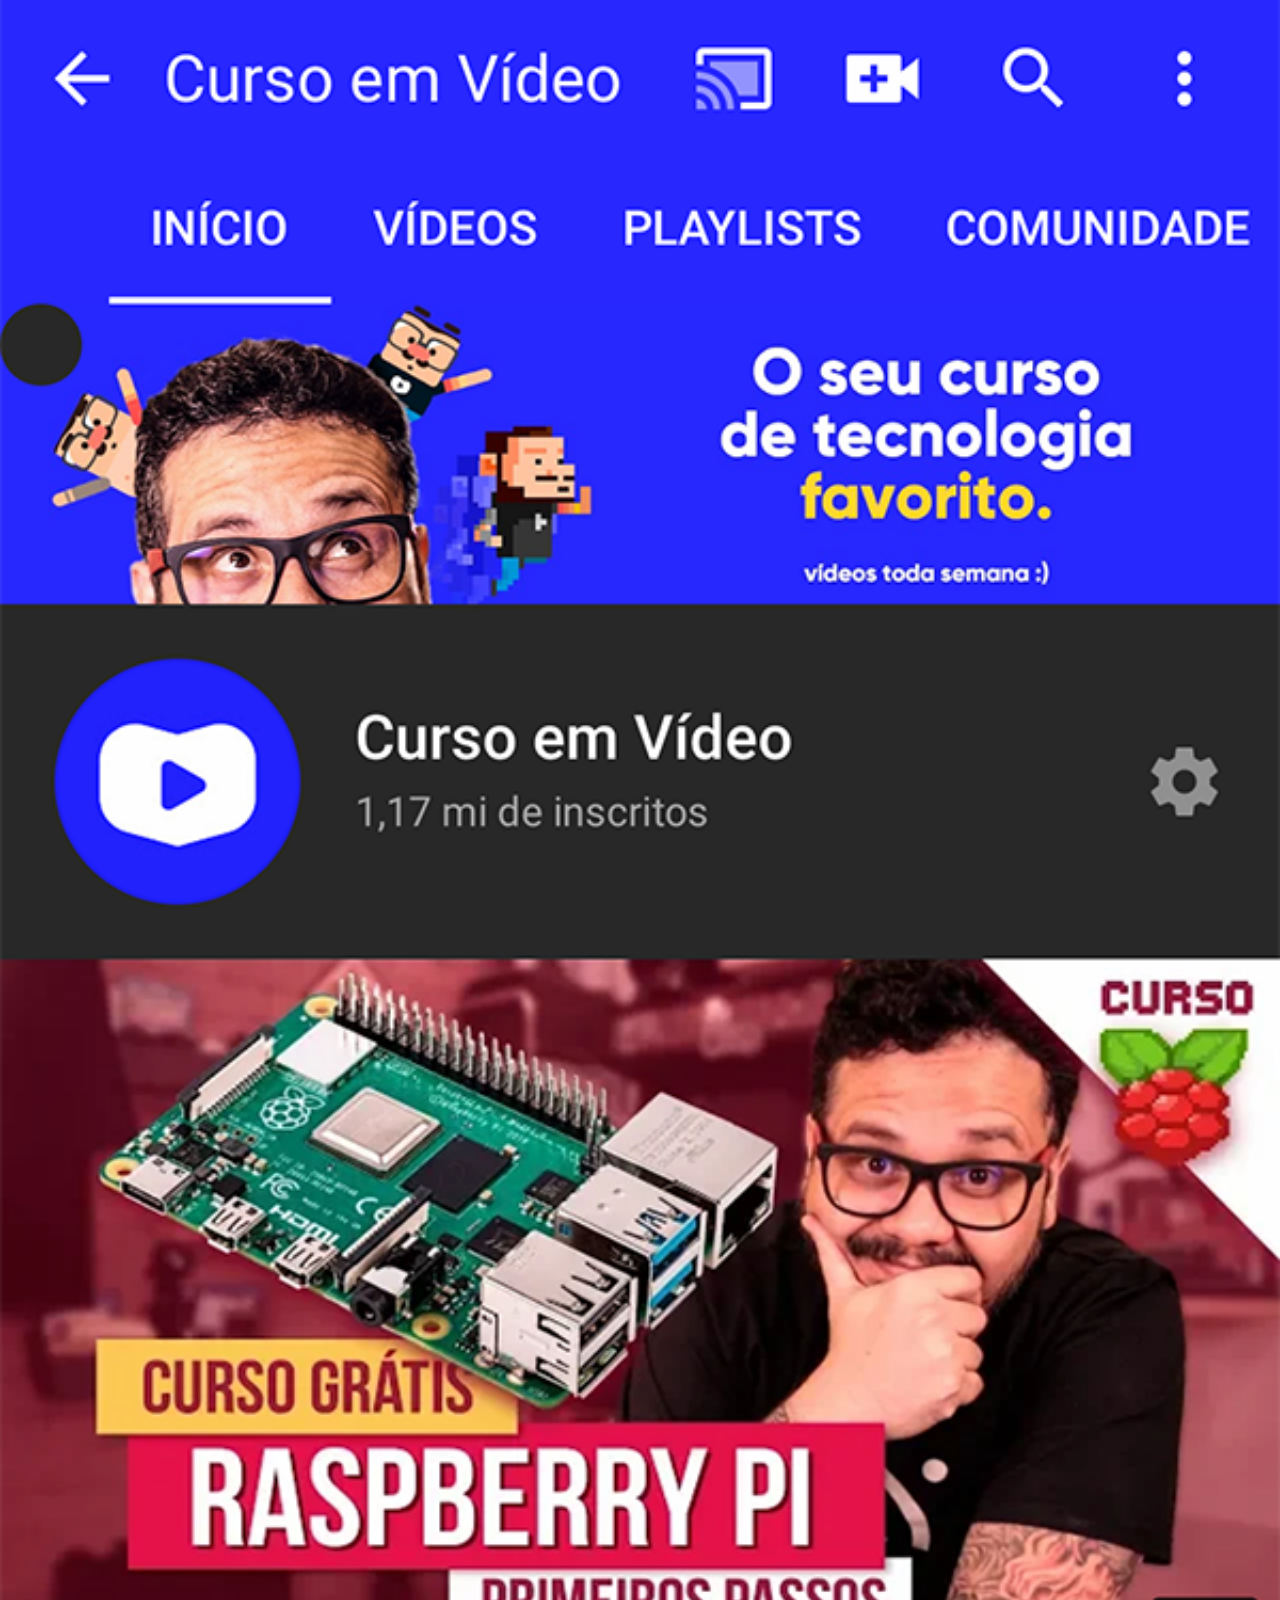
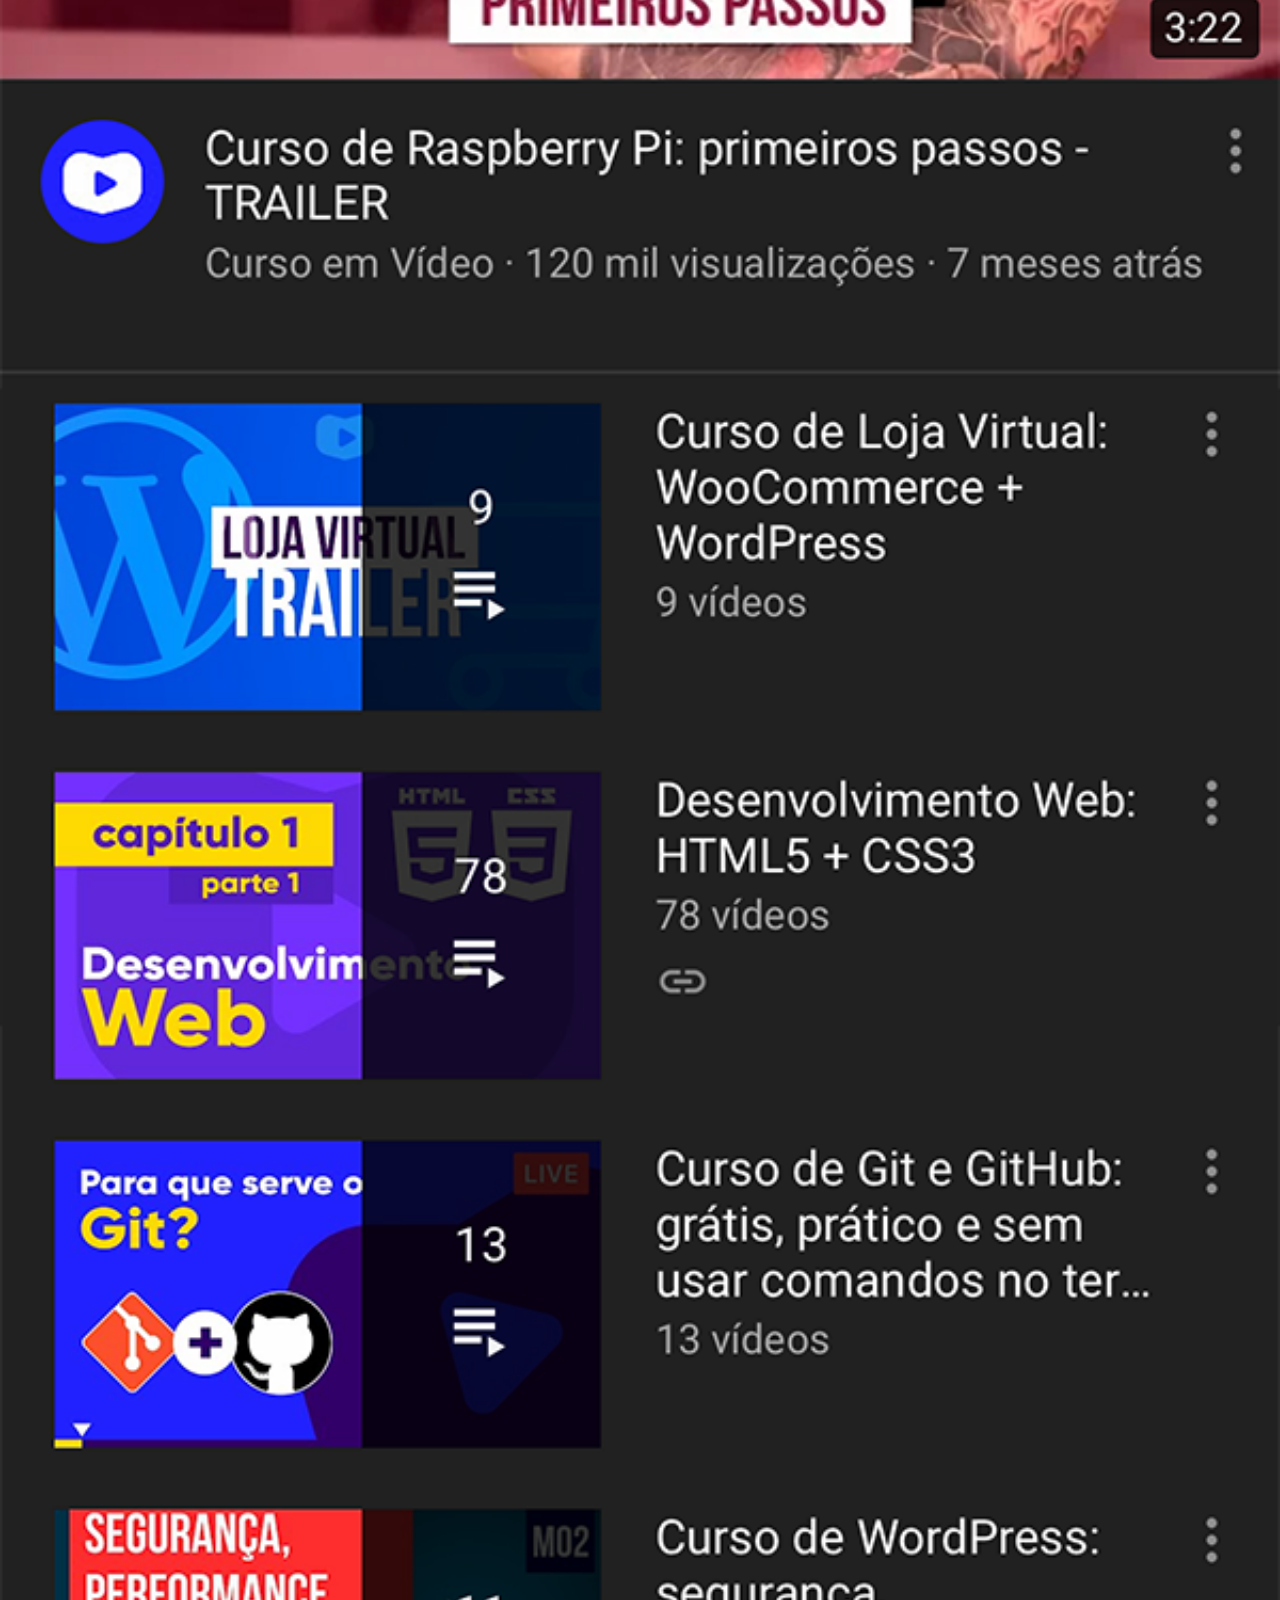
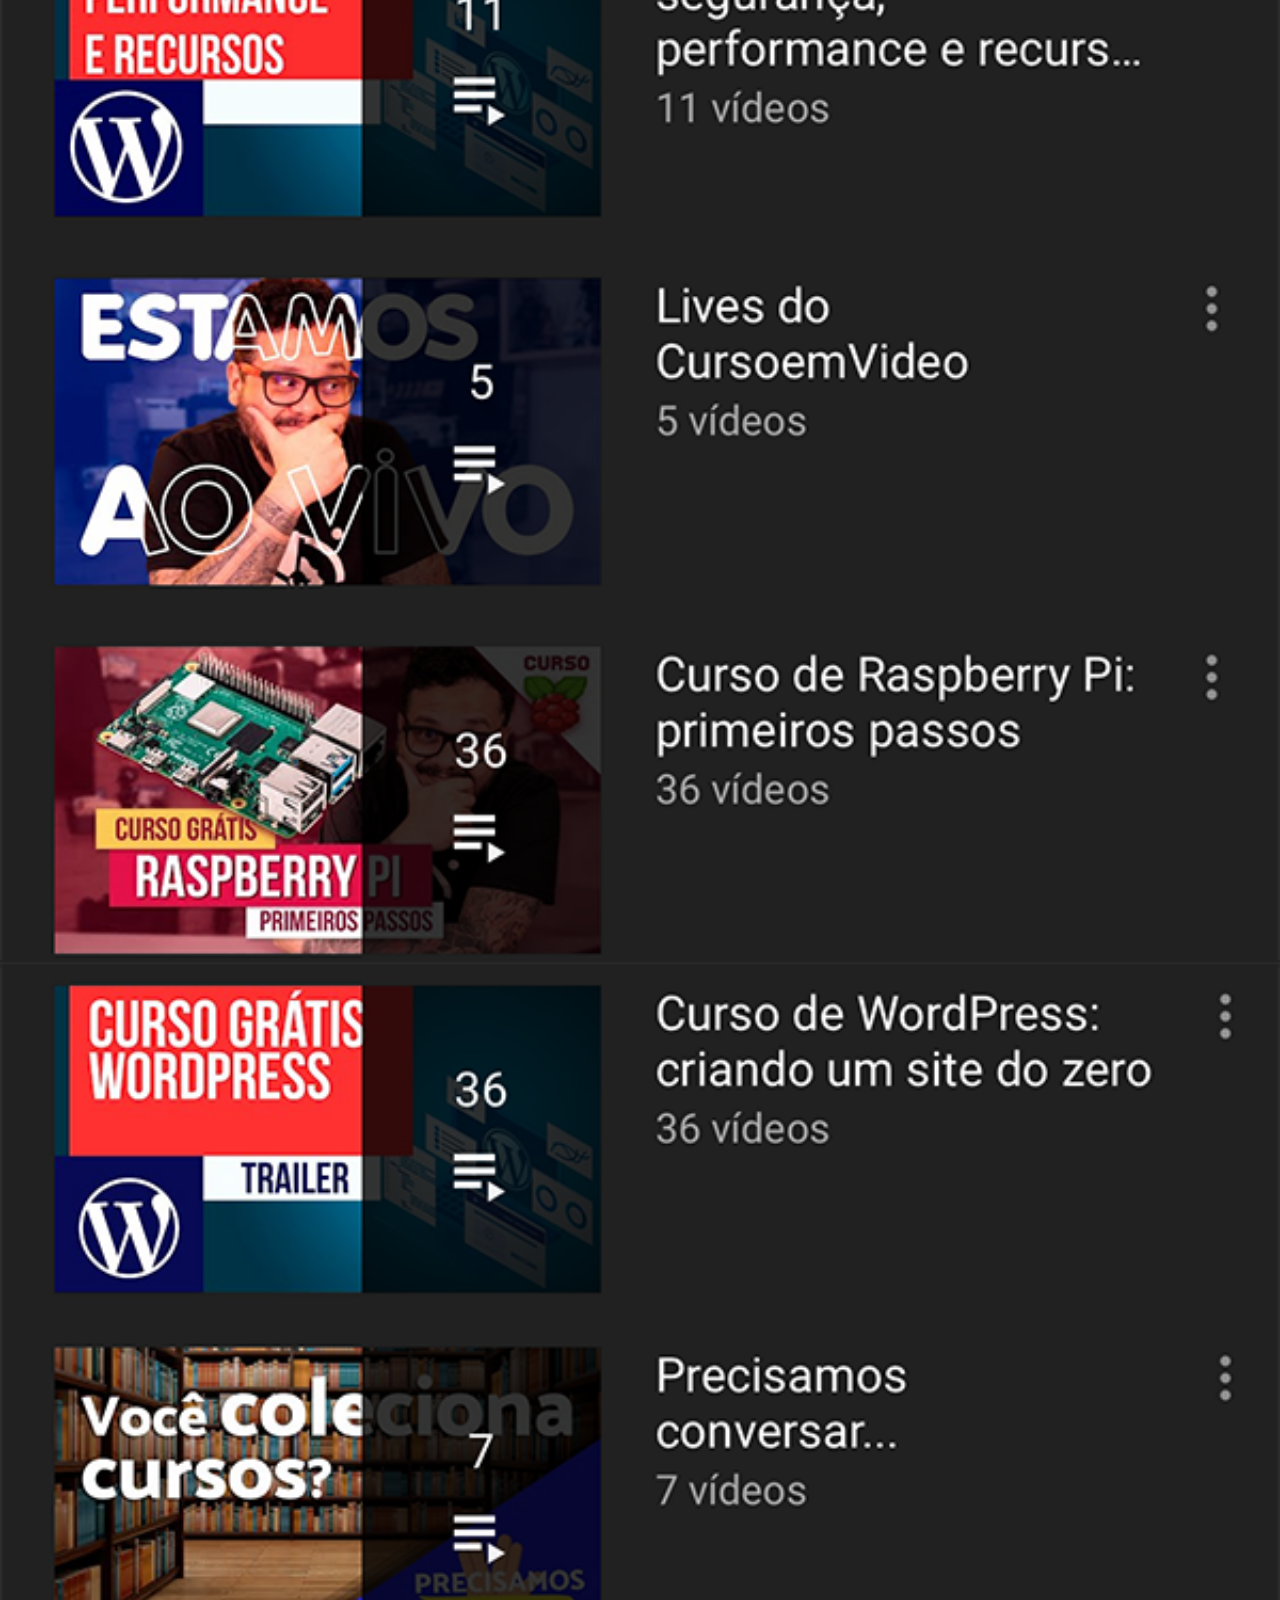
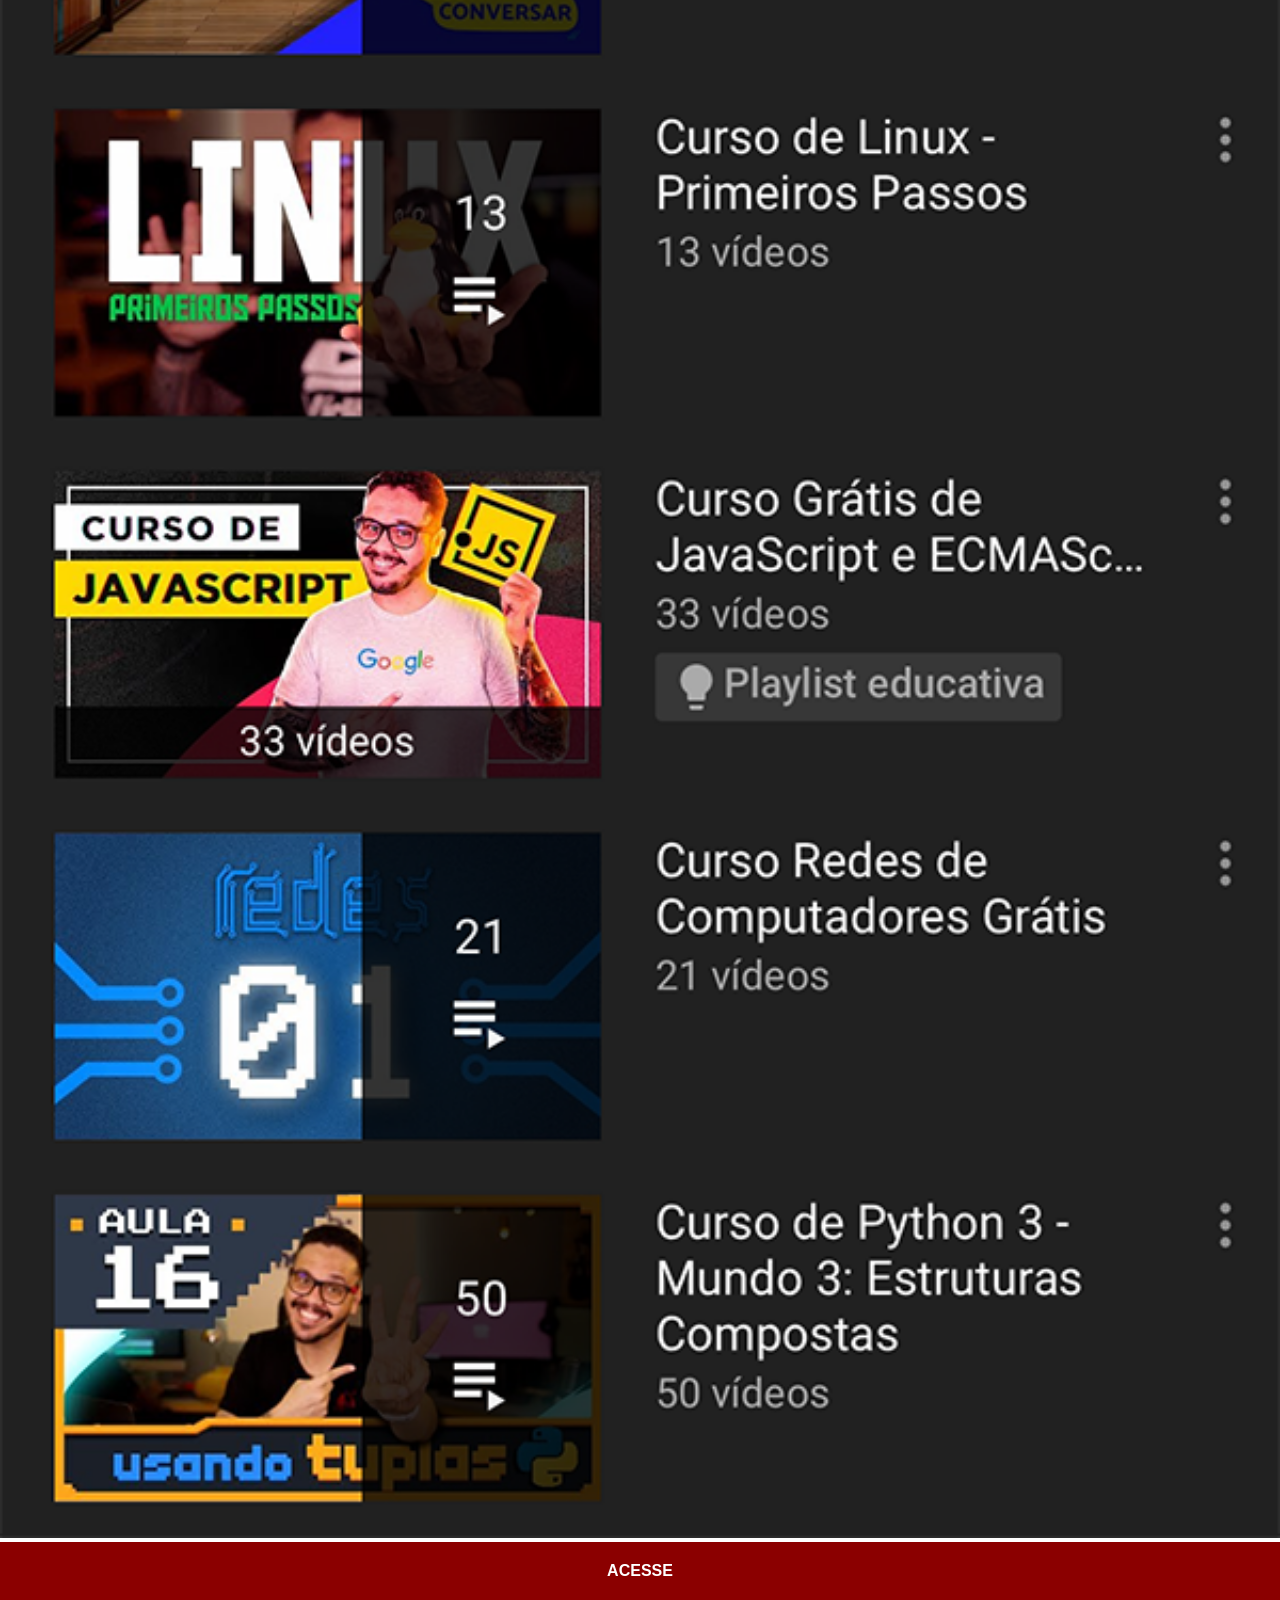
<file: projeto-social/youtube.html>
<!DOCTYPE html>
<html lang="pt-br">
<head>
    <meta charset="UTF-8">
    <meta http-equiv="X-UA-Compatible" content="IE=edge">
    <meta name="viewport" content="width=device-width, initial-scale=1.0">
    <title>Document</title>
    <link rel="stylesheet" href="estilos/social.css">
</head>

<body>
    <img src="imagens/tela-youtube.png" alt="Youtube">
    <a href="https://www.youtube.com/@CursoemVideo" target="_blank">ACESSE</a>
</body>
</html>
</file>
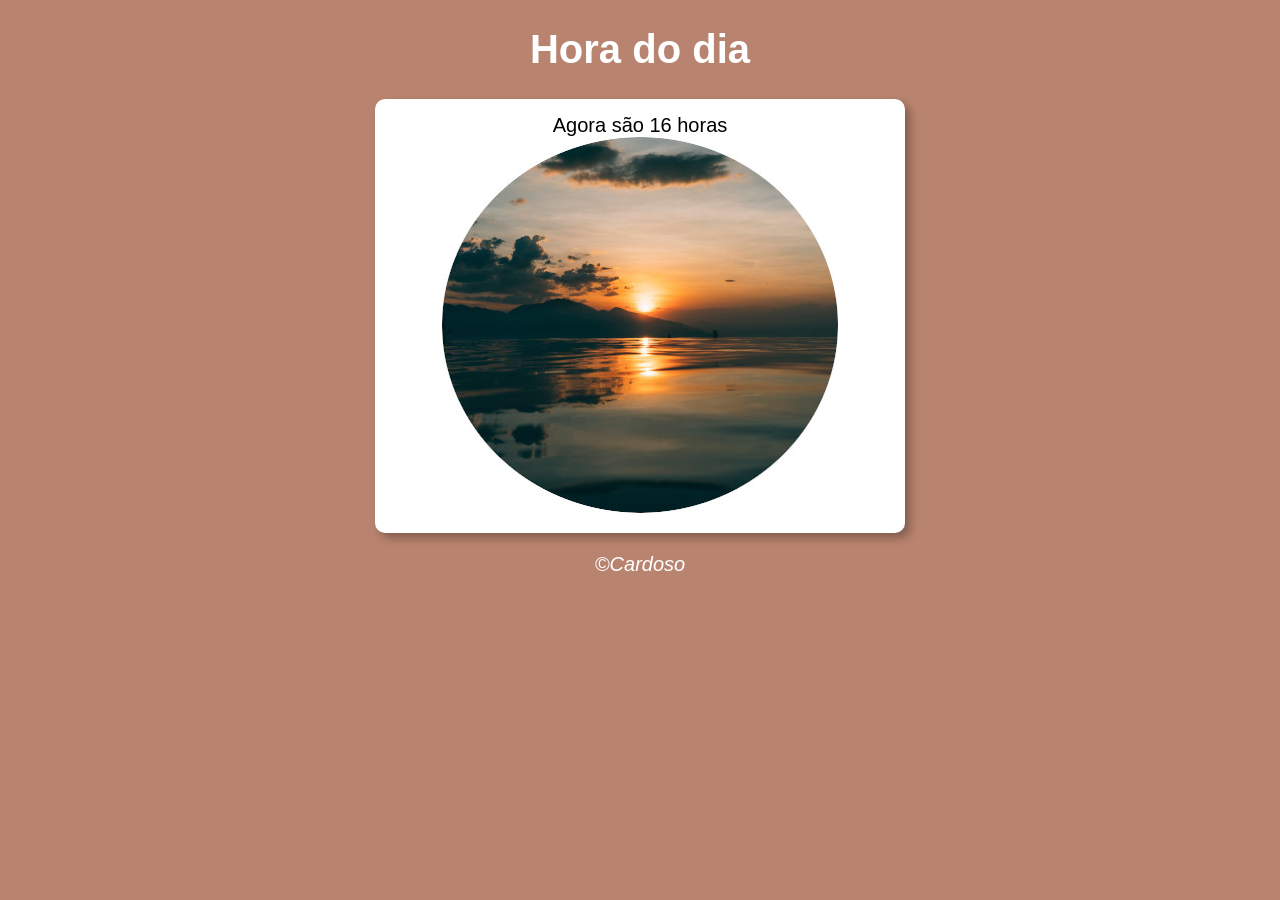
<file: scripts/horas/dia.html>
<!DOCTYPE html>
<html lang="pt-br">
<head>
    <meta charset="UTF-8">
    <meta http-equiv="X-UA-Compatible" content="IE=edge">
    <meta name="viewport" content="width=device-width, initial-scale=1.0">
    <title>Tempo,tempos</title>
    <link rel="stylesheet" href="style.css">
</head>
<body onload="carregar()">
   <header>
    <h1>Hora do dia</h1>
   </header>

   <section>
    <div id="msg">
        
    </div>
    <div id="foto">
       <img id="imagem" src="imagens/manhacerto.jpg" alt="Foto do dia">
    </div>
   </section>
   <footer>
    <p>&copy;Cardoso</p>
   </footer>
   <script src="script.js"></script>
</body>
</html>
</file>
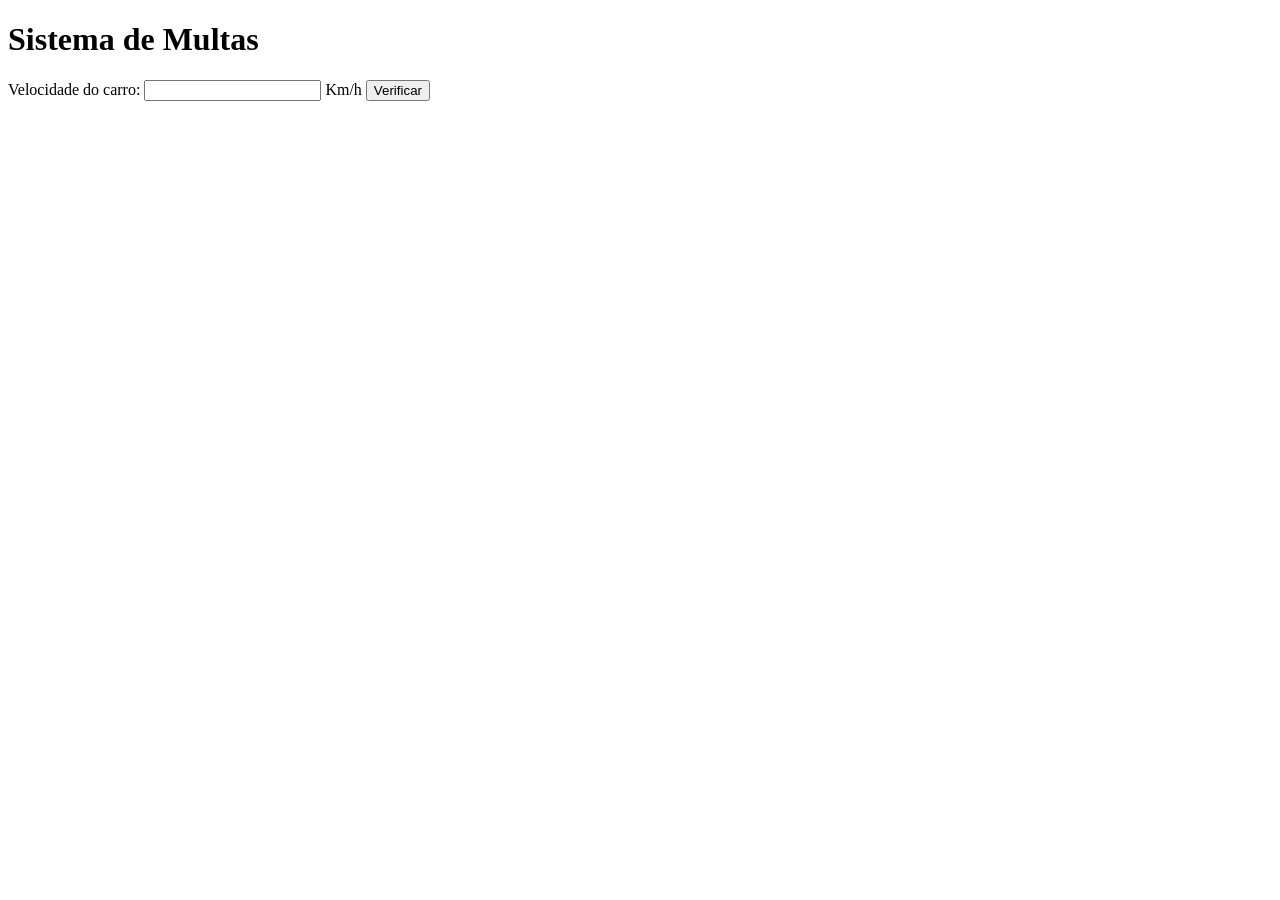
<file: scripts/multa/ex010.html>
<!DOCTYPE html>
<html lang="pt-br">
<head>
    <meta charset="UTF-8">
    <meta http-equiv="X-UA-Compatible" content="IE=edge">
    <meta name="viewport" content="width=device-width, initial-scale=1.0">
    <title>DETRAN</title>
</head>
<body>
    <h1>Sistema de Multas</h1>
    Velocidade do carro: <input type="number" name="txtvel" id="txtvel"> Km/h
    <input type="button" value="Verificar" onclick="calcular()">

    <div id="res">

    </div>
    <script>
       

        function calcular() {
            var txtv = document.querySelector('input#txtvel')
            var res = document.querySelector("div#res")
            var vel = Number(txtv.value)
            res.innerHTML = `<p>Sua velocidade atual é de <strong>${vel}Km/h</strong></p>`
            if (vel >60) {
                res.innerHTML += 'Você está <strong>MULTADO</strong> por excesso de velocidade'
            }
            res.innerHTML += '<p>Dirija sempre com cinto de segurança</p>'
        }
    </script>
</body>
</html>
</file>
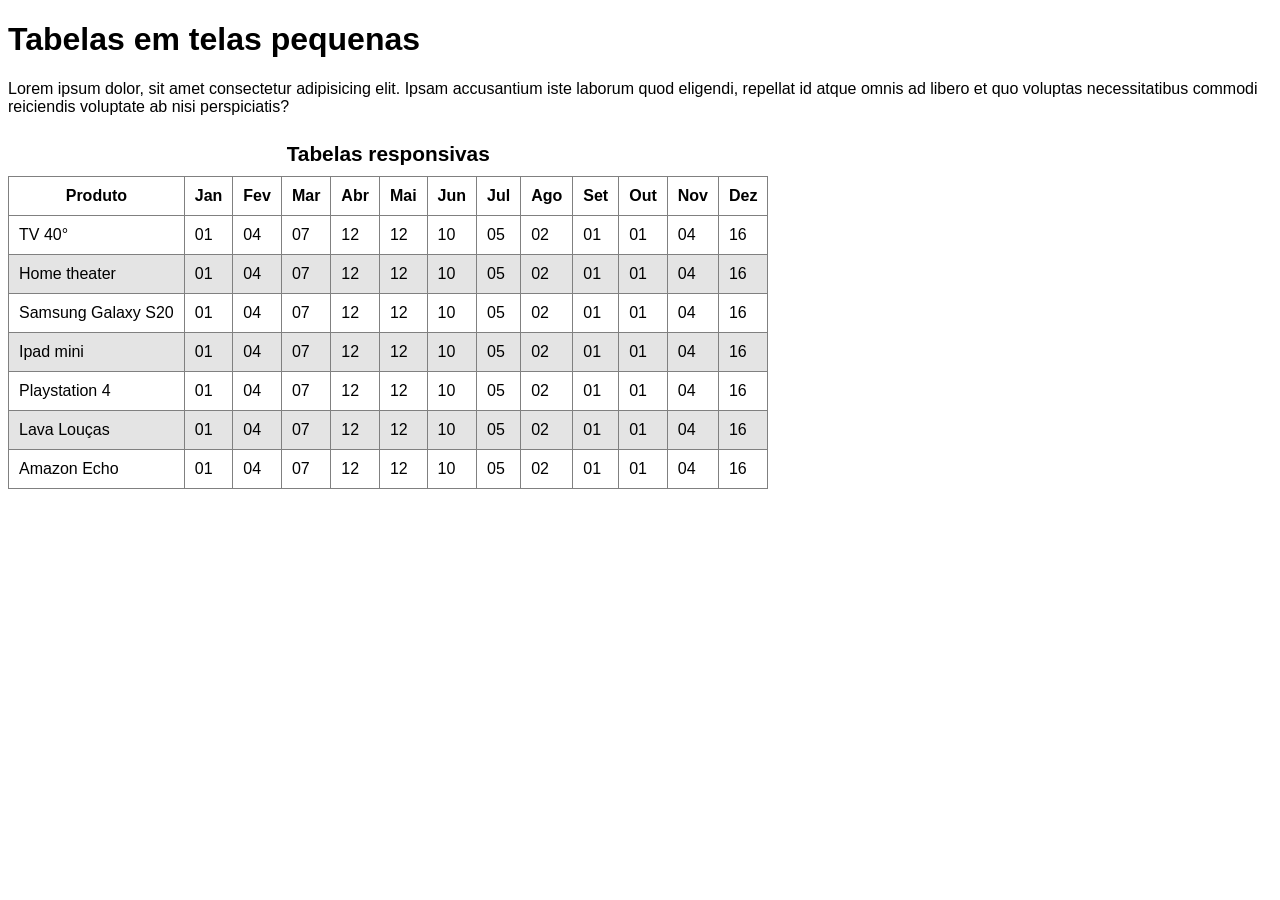
<file: scripts/table/tabela006.html>
<!DOCTYPE html>
<html lang="pt-br">
<head>
    <meta charset="UTF-8">
    <meta http-equiv="X-UA-Compatible" content="IE=edge">
    <meta name="viewport" content="width=device-width, initial-scale=1.0">
    <title>Tabelas Responsivas</title>
    <style>
        body {
           font-family: Arial, Helvetica, sans-serif
        }

        table {
           border-collapse: collapse;
        }
        caption {
           font-size: 1.3em;
           font-weight: bold;
           padding: 10px;
        }
        th, td {
           border: 1px solid gray;
           padding: 10px;
        }

        tr:nth-child(even) {
            background-color: rgb(228, 228, 228);
        }
        div#container {
            overflow-x: auto;
        }
   </style>
</head>
<body>
    <h1> Tabelas em telas pequenas</h1>
    <p>Lorem ipsum dolor, sit amet consectetur adipisicing elit. Ipsam accusantium iste laborum quod eligendi, repellat id atque omnis ad libero et quo voluptas necessitatibus commodi reiciendis voluptate ab nisi perspiciatis?</p>
    <div id="container">
        <table>
            <caption>Tabelas responsivas</caption>
            <thead>
                <tr>
                    <th>Produto</th>
                    <th>Jan</th>
                    <th>Fev</th>
                    <th>Mar</th>
                    <th>Abr</th>
                    <th>Mai</th>
                    <th>Jun</th>
                    <th>Jul</th>
                    <th>Ago</th>
                    <th>Set</th>
                    <th>Out</th>
                    <th>Nov</th>
                    <th>Dez</th>
                </tr>
            </thead>
            <tbody>
                <tr>
                    <td>TV 40°</td>
                    <td>01</td>
                    <td>04</td>
                    <td>07 </td>
                    <td>12</td>
                    <td>12</td>
                    <td>10</td>
                    <td>05</td>
                    <td>02</td>
                    <td>01</td>
                    <td>01</td>
                    <td>04</td>
                    <td>16</td>
                </tr>
                <tr>
                    <td>Home theater</td>
                    <td>01</td>
                    <td>04</td>
                    <td>07 </td>
                    <td>12</td>
                    <td>12</td>
                    <td>10</td>
                    <td>05</td>
                    <td>02</td>
                    <td>01</td>
                    <td>01</td>
                    <td>04</td>
                    <td>16</td>
                </tr>
                <tr>
                    <td>Samsung Galaxy S20</td>
                    <td>01</td>
                    <td>04</td>
                    <td>07 </td>
                    <td>12</td>
                    <td>12</td>
                    <td>10</td>
                    <td>05</td>
                    <td>02</td>
                    <td>01</td>
                    <td>01</td>
                    <td>04</td>
                    <td>16</td>
                </tr>
                <tr>
                    <td>Ipad mini</td>
                    <td>01</td>
                    <td>04</td>
                    <td>07 </td>
                    <td>12</td>
                    <td>12</td>
                    <td>10</td>
                    <td>05</td>
                    <td>02</td>
                    <td>01</td>
                    <td>01</td>
                    <td>04</td>
                    <td>16</td>
                </tr>
                <tr>
                    <td>Playstation 4</td>
                    <td>01</td>
                    <td>04</td>
                    <td>07 </td>
                    <td>12</td>
                    <td>12</td>
                    <td>10</td>
                    <td>05</td>
                    <td>02</td>
                    <td>01</td>
                    <td>01</td>
                    <td>04</td>
                    <td>16</td>
                </tr>
                <tr>
                    <td>Lava Louças</td>
                    <td>01</td>
                    <td>04</td>
                    <td>07 </td>
                    <td>12</td>
                    <td>12</td>
                    <td>10</td>
                    <td>05</td>
                    <td>02</td>
                    <td>01</td>
                    <td>01</td>
                    <td>04</td>
                    <td>16</td>
                </tr>
                <tr>
                    <td>Amazon Echo</td>
                    <td>01</td>
                    <td>04</td>
                    <td>07 </td>
                    <td>12</td>
                    <td>12</td>
                    <td>10</td>
                    <td>05</td>
                    <td>02</td>
                    <td>01</td>
                    <td>01</td>
                    <td>04</td>
                    <td>16</td>
                </tr>
            </tbody>
        </table>
    </div>
</body>
</html>
</file>
<file: projeto-cordel/estilo/style.css>
@charset "UTF-8";
@import url('https://fonts.googleapis.com/css2?family=Passion+One&family=Sriracha&display=swap');

:root {
    --fonte1:Verdana, Geneva, Tahoma, sans-serif;
    --fonte2: 'Passion One', cursive;
    --fonte3: 'Sriracha', cursive;
}
* {
    margin: 0px;
    padding: 0px;
}

html, body {
    min-height: 100vh;
    background-color: darkgray;
    font-family: var(--fonte1);
}

header {
    background-color: black;
    color: white;
    text-align: center;
}
header > h1 {
    padding-top: 50px;
    font-variant: small-caps;
    font-family: var(--fonte2);
    font-size: 10vw;
}
header > p {
    padding-bottom: 50px;
}
a {
    color: white;
    text-decoration: none;
    font-weight: bolder;
}
a:hover {
    text-decoration: underline;
}
section {
    padding-top: 10vh;
    padding-bottom: 10vh;
    line-height: 2em;
    padding-left:30px ;
    font-family: var(--fonte3);
    font-size: 3.5vw;
}
section > p {
    padding-bottom: 2em;
}
section.normal {
    background-color: white;
    color: black;
}
section.imagem {
    background-color: rgb(51, 51, 51);
    color: white;
    box-shadow: inset 6px 6px 13px 0px rgba(0, 0, 0, 0.448);
    background-size: cover;
    background-attachment: fixed;
}
section.imagem > p {
    display: inline-block;
    background-color: rgba(0, 0, 0, 0.514);
    text-shadow: 2px 2px 0px black;
}
section#img01 {
    background-image: url('../imagens/background001.jpg');
    background-position: right center;

}
section#img02 {
    background-image: url('../imagens/background002.jpg');
}
footer {
    background-color: black;
    color: white;
    text-align: center;
    padding: 10px;
}
</file>
<file: projeto-login/estilos/style.css>
@charset "UTF-8";

/* Paleta de cores
    Verde: #49a09d
    Lilás: #5f2c82
*/
* {
    font-family: 'Segoe UI', Tahoma, Geneva, Verdana, sans-serif;
    padding: 0px;
    margin: 0px;
    box-sizing: border-box;
}

body, html {
    background-color: #5f2c82 ;
    height: 100vh;
    width: 100vw;
}
main {
    position: relative;
    height: 100vh;
    width: 100vw;
}
section#login {
    position: absolute;
    top: 50%;
    left: 50%;
    background-color: white;
    width: 250px;
    height: 515px;
    border-radius: 20px;
    box-shadow: 0px 0px 10px rgba(0, 0, 0, 0.427);
    transform: translate(-50%, -50%);
    transition: width .3s, height .3s;
    transition-timing-function: ease;
}

section#login > div#imagem {
    display: block;
    background: #5f2c82 url(../imagens/predio.jpg) no-repeat center left;
    background-size:cover ;
    height: 200px;
   border-radius: 10px 10px 0px 0px;
}
section#login  > div#formulario{
    display: block;
    padding: 10px;
}

div#formulario > h1 {
    text-align: center;
    margin-bottom: 10px;
}
div#formulario > p { 
    font-size:0.8em ;
}
form > div.campo {
    background-color: #5f2c82;
    border: 2px solid #5f2c82;
    display: block;
    width: 100%;
    height: 40px;
    border-radius: 8px;
    margin: 5px 0px;
}

div.campo > label {
    display: none;

}

div.campo > span {
    color: white;
    
    font-size: 2em;
    width: 40px;
    padding: 5px;
}

div.campo > input {
    background-color:#62c2bf ;
    font-size: 1em;
    width: calc(100% - 44px);
    height: 100%;
    border: 0px;
    border-radius: 8px;
    padding: 4px;
    transform: translateY(-12px);
}

div.campo > input:focus-within {
    background-color: white;
}

form > input[type=submit] {
    display: block;
    font-size: 1em;
    width: 100%;
    height: 30px;
    background-color: #49a09d;
    color: white;
    border: none;
    border-radius: 5px;
    cursor: pointer;
}
form > input[type=submit]:hover {
    background-color:#066966 ;
}
form > a.botao {
    display: block;
    text-align: center;
    font-size: 1em;
    width: 100%;
    height: 40px;
    padding-top: 5px;
    margin-top: 5px;
    background-color: white;
    color: #0e8f8a;
    border: 2px solid #0a7e7a;
    border-radius: 5px;
    text-decoration: none;
}

form > a.botao > span {
    font-size: 0.8em;
}
</file>
<file: projeto-login/estilos/media-query.css>
@charset "UTF-8";

@media screen and (min-width: 768px) and (max-width: 992px){
    body {
        background-image: linear-gradient(to top, #49a09d, #5f2c82);
    }
    section#login {
        width: 90vw;
        height: 280px;
    }
    section#login > div#imagem {
        float: left;
        width: 30%;
        height: 100%;
        border-radius: 10px 0px 0px 10px;
    }
    section#login > div#formulario {
        float: left;
        width: 70%;
    }
}

@media screen and (min-width: 992px) {
    section#login {
        width: 950px;
        height: 350px;
    }
    section#login > div#imagem {
        float: right;
        width: 50%;
        height: 100%;
        border-radius: 10px 0px 0px 10px;
    }
    section#login > div#formulario {
        float: left;
        width: 50%;
    }
    div#formulario > h1 {
        font-size: 2em;
    }
    div#formulario > p {
        font-size: 1.2em;
        margin: 20px 0px;
    }
}
</file>
<file: projeto-social/estilos/style.css>
@charset "UTF-8";

* {
    margin: 0px;
    padding: 0px;
    font-family: Arial, Helvetica, sans-serif;
}
html, body {
    height: 100vh;
    width: 100vw;
    background-color: black;
}
body {
    background:url(../imagens/fundo-madeira.jpg) no-repeat top center/cover fixed;
}
main {
    height: 100vh;
    position: relative;

}
section#telefone {
    position: absolute;
    top: 50%;
    left: 50%;
    transform:translate(-50%, -50%);
    height: 627px;
    width: 311px;
    background:url(../imagens/frame-iphone.png) no-repeat;
}
iframe#tela {
    position: relative;
    top: 80px;
    left: 22px;
    width: 269px;
    height: 471px;
}
section#redes-sociais {
    text-align: right;
}
section#redes-sociais img{
    width: 50px;
    margin: 10px;
    border-radius: 50%;
    box-shadow: 2px 2px 5px rgba(0, 0, 0, 0.402);
    box-sizing: border-box;
}
section#redes-sociais img:hover {
    border: 2px solid rgba(255, 255, 255, 0.637);
    transform: translate(-3px, -3px);
    box-sizing: 5px 5px 10px rgba(0, 0, 0, 0.572) ;
    transition: transform .3s, border .1s;
}
</file>
<file: scripts/media query/mq004/estilos/style.css>
@charset "UTF-8";

/* Versão Mobile First */

* {
    font-family: Arial, Helvetica, sans-serif;
    font-size: 1em;
    margin: 0px;
    padding: 0px;
    box-sizing: border-box;
}

 html {
    height: 100vh;
}
body {
    background: black url(../imagens/back-phone.jpg) center center / cover no-repeat fixed;
 
}
main {
    background-color: rgba(255, 255, 255, 0.745);
    width: 400px;
    margin: auto;
    margin-top: 20px;
    border-radius: 10px;
    padding: 10px;
}

h1 {
    text-align: center;
    color: white;
    font-size: 2em;
    text-shadow: 2px 2px 2px rgba(0, 0, 0, 0.558);
}


img {
    display: block;
    margin: auto;
}


img#phone {   display: block;}
img#tablet{ display: none;}
img#print {display: none;}
img#pc {display: none;}
img#tv {display: none;}
</file>
<file: scripts/media query/mq004/estilos/media-query.css>
@charset "UTF-8";

/*Todas as demais midias */

/* Typical Device Breakpoints 
Pequenas telas: 600px
Celular: de 600px até 768px
Tablet: de 768px até 992px
Desktop: 992px até 1200px
Grandes telas: acima de 1200px
*/

@media print { /* Impressão */
   * {
    font-family: 'Courier New', Courier, monospace;
   }
    body {
        background-image: url(../imagens/back-print.jpg); /* Desnecessário, Não tem como imprimir background */

    }
    main {
        border: 2px solid black;
        width: 90vw;
    }
    main::after {
        content: 'Essa impressão foi feita através do site www.cursoemvideo.com';
        text-decoration: overline;
    }
    main h1 {
        text-shadow: none;
        color: black;
    }
    img#phone {   display: none;}
img#tablet{ display: none;}
img#print {display: block;}
img#pc {display: none;}
img#tv {display: none;}

}

@media screen and (min-width: 768px) and (max-width: 992px) { /* Tablet */
    body {
        background-image: url(../imagens/back-tablet.jpg);
    }
    img#phone {   display: none;}
    img#tablet{ display: block;}
    img#print {display: none;}
    img#pc {display: none;}
    img#tv {display: none;}

}

@media screen and (min-width: 992px) and (max-width: 1200px) { /* Desktop    */
    body {
        background-image: url(../imagens/back-pc.jpg);
    }
    img#phone {   display: none;}
    img#tablet{ display: none;}
    img#print {display: none;}
    img#pc {display: block;}
    img#tv {display: none;}
}
@media screen and (min-width: 1200px) { /* Grandes Telas */
    body {
        background-image: url(../imagens/back-tv.jpg);
    }

    main {
        width: 700px;
    }

    img#phone {  display: none;}
    img#tablet{ display: none;}
    img#print {display: none;}
    img#pc {display: none;}
    img#tv {display: block;}
}
</file>
<file: scripts/media query/mq005/estilos/style.css>
@charset "UTF-8";

* {
    font-family: Arial, Helvetica, sans-serif;
    margin: 0px;
    padding: 0px;
}

body, html {
    background-color: lightgray;
}

header {
    background-color: rgb(148, 148, 148);
}
header > h1 {
    padding: 10px;
    text-align: center;
}
span#burguer {
    background-color: rgb(65, 64, 64);
    color: white;
    display: block;
    text-align: center;
    padding: 10px;
    cursor: pointer;
}

span#burguer:hover {
    background-color: white;
    color: black;
}
menu { 
    display: none;
    
}
menu > ul {
    list-style-type: none;
}
menu > ul > li > a {
    display: block;
    padding: 10px;
    text-decoration: none;
    text-align: center;
    background-color: rgb(87, 87, 87);
    color: white;
    border-top:  2px solid gray;
}
menu > ul > li > a:hover {
    background-color: gray;
}

main {
    width: 90vw;
    background-color: white;
    margin: auto;
    margin-top: 10px;
    padding: 10px;
    border-radius: 10px;
}

article > h2 {
    padding-bottom: 20px;
}
article > p {
    text-align: justify;
    margin-bottom: 20px;
    text-indent: 20px;
}
</file>
<file: scripts/media query/mq005/estilos/media-query.css>
@charset "UTF-8";

@media screen and (min-width: 768px) {
    span#burguer {
        display: none;
    }
    menu {
        display: block;
    }
    menu > ul > li {
        display: inline-block;
    }
    
    main {
        width: 768px;
    }
}
</file>
<file: projeto-social/estilos/social.css>
@charset "UTF-8";
* {
    margin: 0px;
    padding: 0px;
    font-family: Arial, Helvetica, sans-serif;
}

::-webkit-scrollbar {
    width: 0px;
    height: 0px;
}

img {
    width: 100vw;
}
a {
    display: block;
    background-color: darkred;
    padding: 20px;
    text-align: center;
    font-weight: bolder;
    text-decoration: none;
    color: white;
}
a:hover {
    background-color: red;
}
</file>
<file: scripts/horas/style.css>
body {
    background-color: chocolate;
    font: normal 15pt Arial
}
header {
    color: white;
    text-align: center;
}

section {
    text-align: center;
    background-color: white;
    border-radius: 10px;
    padding: 15px;
    width: 500px;
    margin: auto;
    box-shadow: 5px 5px 10px rgba(0, 0, 0, 0.301);
}
footer {
    color: white;
    text-align: center;
    font-style: italic;
}
</file>
